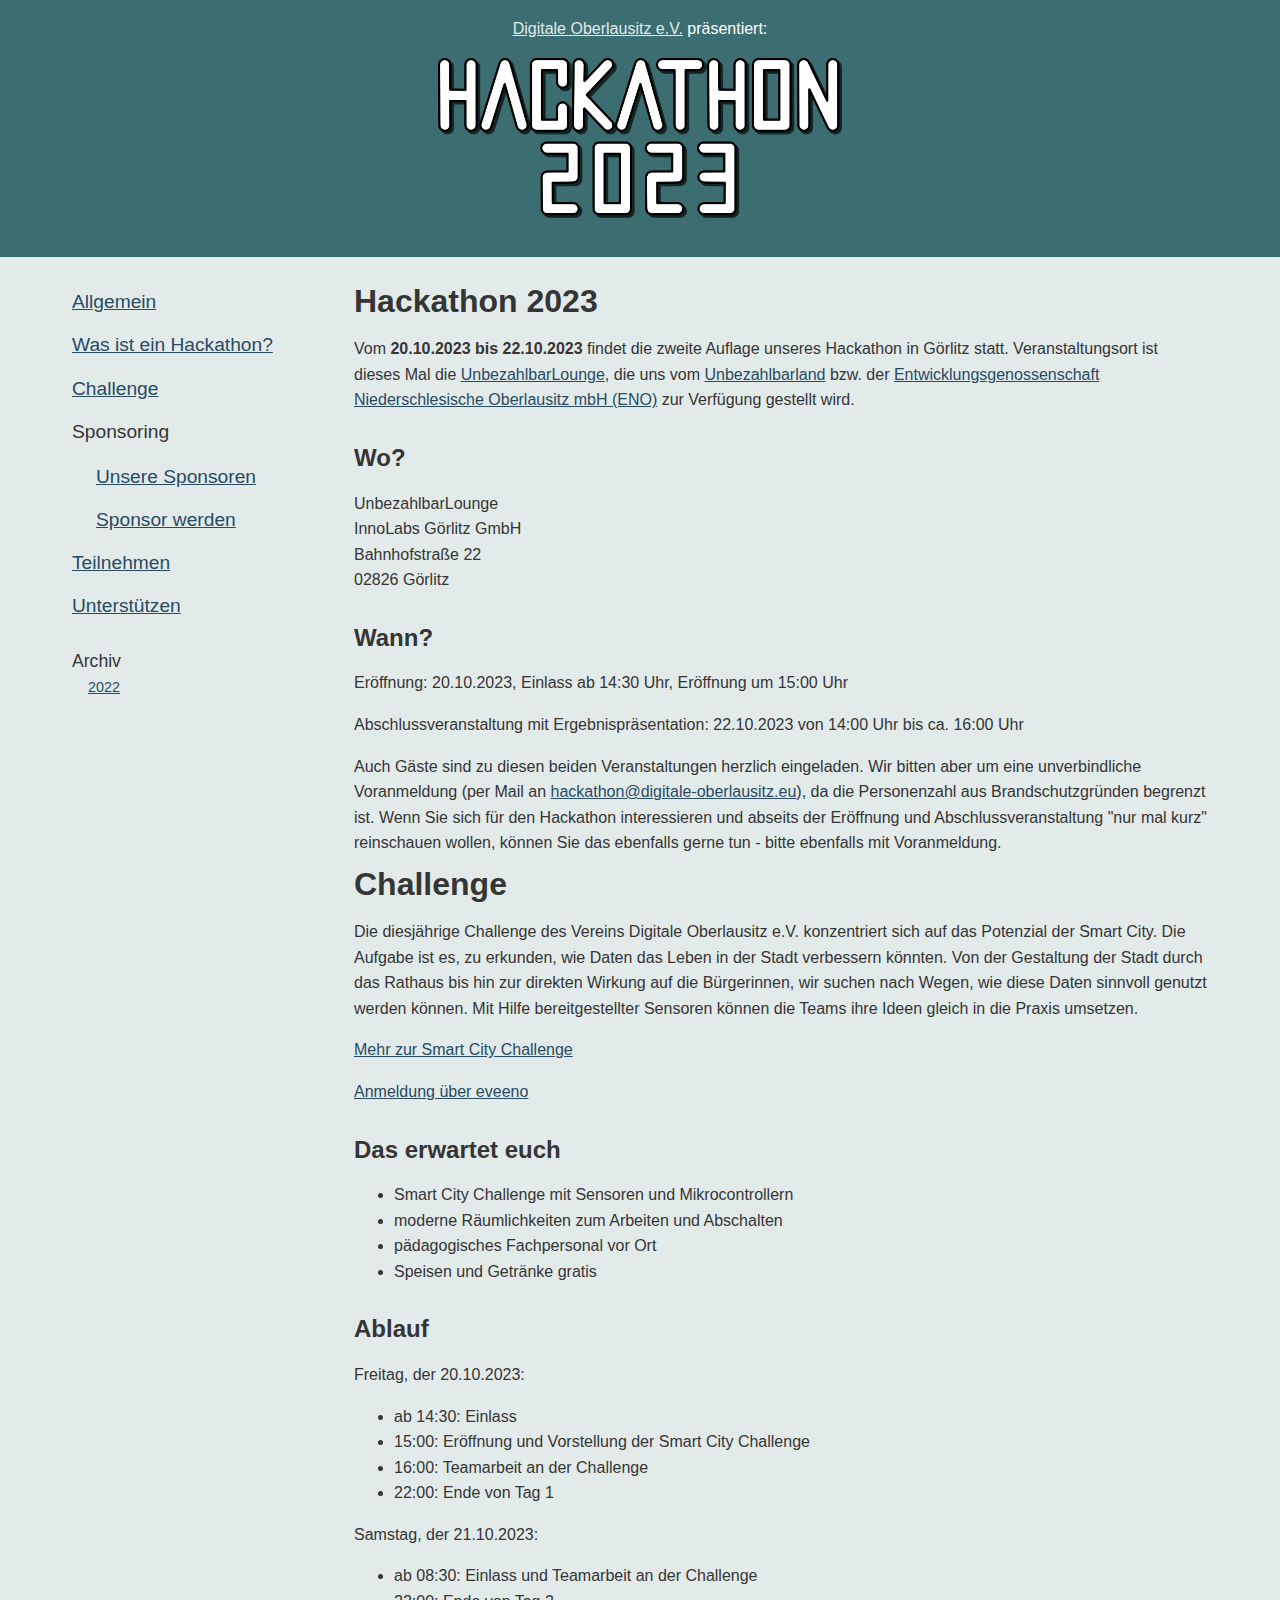
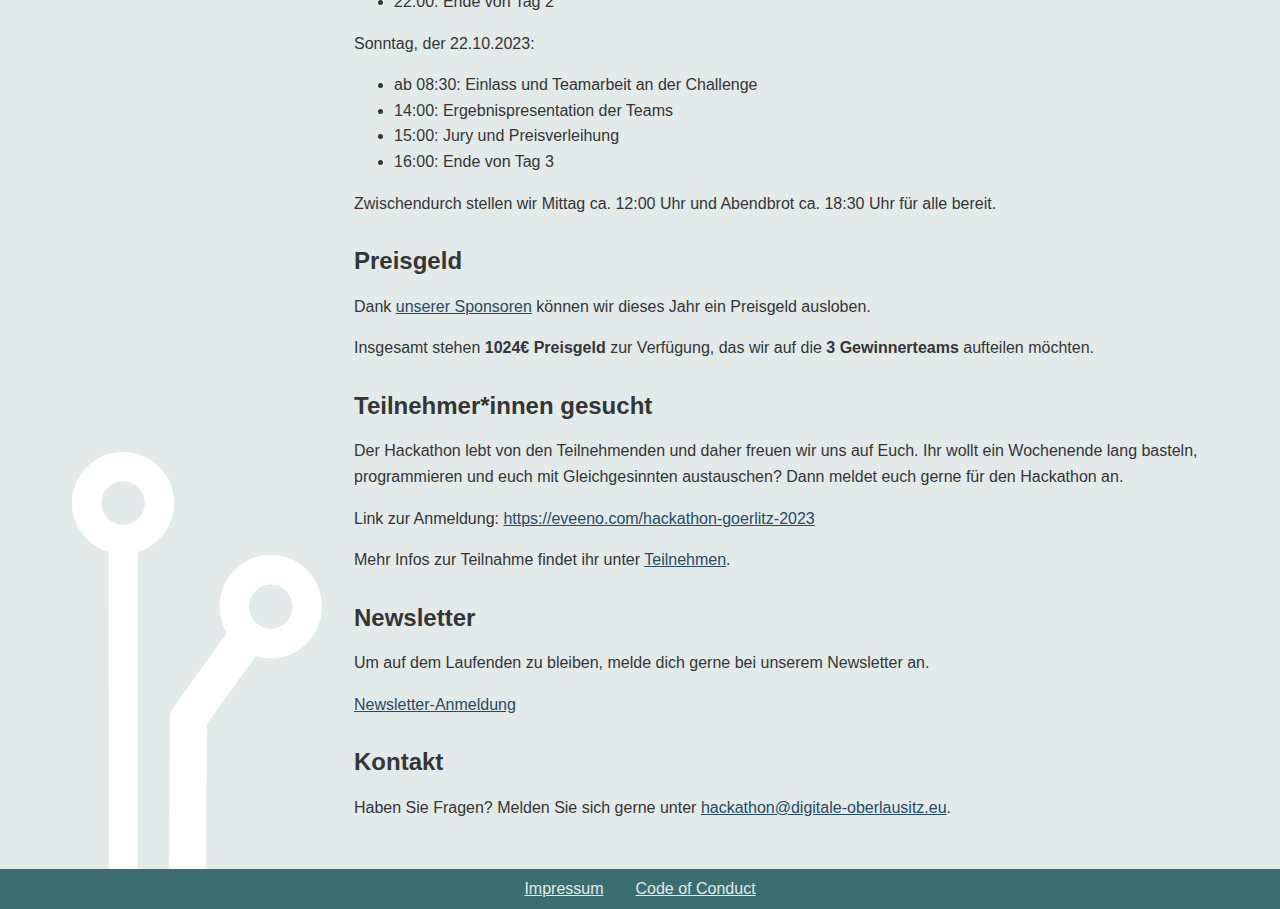
<file: index.html>
<!DOCTYPE html><html><head><meta charSet="utf-8"/><meta http-equiv="x-ua-compatible" content="ie=edge"/><meta name="viewport" content="width=device-width, initial-scale=1, shrink-to-fit=no"/><meta name="generator" content="Gatsby 5.12.4"/><style data-href="/styles.32f4fefcc07d02eb0711.css" data-identity="gatsby-global-css">.navbar{background-image:url(/leiterbahnen.svg);background-position:bottom;background-repeat:no-repeat}.navbar ul{margin:0;padding:0}.navbar li{list-style:none;margin-bottom:.3em}.navbar a{display:block;font-size:1.2em;height:2em}.navbar li>p{font-size:1.2em;margin-top:0}.navbar li>ul>li{margin-left:1.5em}.navbar .archive a{font-size:.9em}.navbar .archive p{font-size:1.1em;margin-bottom:0}.navbar .archive ul{margin-left:1em}@font-face{font-display:swap;font-family:Roboto Mono;font-style:normal;font-weight:100;src:local("Roboto Mono Thin "),local("Roboto Mono-Thin"),url(/static/roboto-mono-latin-100-7f7e9cd596438fea4b02e3c9b21a92b5.woff2) format("woff2"),url(/static/roboto-mono-latin-100-da65dcd09cdc4863ece2402e959bfe70.woff) format("woff")}@font-face{font-display:swap;font-family:Roboto Mono;font-style:italic;font-weight:100;src:local("Roboto Mono Thin italic"),local("Roboto Mono-Thinitalic"),url(/static/roboto-mono-latin-100italic-d97850bb044fb5584361aa00e3c596f6.woff2) format("woff2"),url(/static/roboto-mono-latin-100italic-16b1558858fe1064b5af8cc6c1c4dbf3.woff) format("woff")}@font-face{font-display:swap;font-family:Roboto Mono;font-style:normal;font-weight:200;src:local("Roboto Mono Extra Light "),local("Roboto Mono-Extra Light"),url(/static/roboto-mono-latin-200-969a44e1b6fc26105bd6fc5cc0c9a3bd.woff2) format("woff2"),url(/static/roboto-mono-latin-200-640f8692dc49a19f15412c3d3cf7ff2f.woff) format("woff")}@font-face{font-display:swap;font-family:Roboto Mono;font-style:italic;font-weight:200;src:local("Roboto Mono Extra Light italic"),local("Roboto Mono-Extra Lightitalic"),url(/static/roboto-mono-latin-200italic-9216be4e13fe7dbe70efe51c7872b1f0.woff2) format("woff2"),url(/static/roboto-mono-latin-200italic-ca100b2be6274105bb160594a4c984e4.woff) format("woff")}@font-face{font-display:swap;font-family:Roboto Mono;font-style:normal;font-weight:300;src:local("Roboto Mono Light "),local("Roboto Mono-Light"),url(/static/roboto-mono-latin-300-bfe6eaec56c141a0bd7227262d1e249e.woff2) format("woff2"),url(/static/roboto-mono-latin-300-2900d24e7347deaf65cd76c5294d5bc4.woff) format("woff")}@font-face{font-display:swap;font-family:Roboto Mono;font-style:italic;font-weight:300;src:local("Roboto Mono Light italic"),local("Roboto Mono-Lightitalic"),url(/static/roboto-mono-latin-300italic-cc9e42999888377183f88eb10cf2919d.woff2) format("woff2"),url(/static/roboto-mono-latin-300italic-24a9d3bbf9b715214bf5e83e33574b56.woff) format("woff")}@font-face{font-display:swap;font-family:Roboto Mono;font-style:normal;font-weight:400;src:local("Roboto Mono Regular "),local("Roboto Mono-Regular"),url(/static/roboto-mono-latin-400-535bc89d4af715503b01afd761501e58.woff2) format("woff2"),url(/static/roboto-mono-latin-400-498042b7fe9cd07b4fd11a0965093e55.woff) format("woff")}@font-face{font-display:swap;font-family:Roboto Mono;font-style:italic;font-weight:400;src:local("Roboto Mono Regular italic"),local("Roboto Mono-Regularitalic"),url(/static/roboto-mono-latin-400italic-b39a11f9a6107e57a21f0c399cd3218b.woff2) format("woff2"),url(/static/roboto-mono-latin-400italic-1ce08cfde36c0d81af5b60c1a4ab895e.woff) format("woff")}@font-face{font-display:swap;font-family:Roboto Mono;font-style:normal;font-weight:500;src:local("Roboto Mono Medium "),local("Roboto Mono-Medium"),url(/static/roboto-mono-latin-500-c1f17364fee75703a7eefdc41120adcc.woff2) format("woff2"),url(/static/roboto-mono-latin-500-2ed4651232a34d737777674fb9b2dbf7.woff) format("woff")}@font-face{font-display:swap;font-family:Roboto Mono;font-style:italic;font-weight:500;src:local("Roboto Mono Medium italic"),local("Roboto Mono-Mediumitalic"),url(/static/roboto-mono-latin-500italic-51aa168dd4ba03bd83f0a799c11a705d.woff2) format("woff2"),url(/static/roboto-mono-latin-500italic-79f21d796f266ce0ea70e74a7fc7b11b.woff) format("woff")}@font-face{font-display:swap;font-family:Roboto Mono;font-style:normal;font-weight:600;src:local("Roboto Mono SemiBold "),local("Roboto Mono-SemiBold"),url(/static/roboto-mono-latin-600-ff2c5c919a01e9ddda8532d1a8bbb4c9.woff2) format("woff2"),url(/static/roboto-mono-latin-600-bbbf6951525a78fff340f2c42c3ba853.woff) format("woff")}@font-face{font-display:swap;font-family:Roboto Mono;font-style:italic;font-weight:600;src:local("Roboto Mono SemiBold italic"),local("Roboto Mono-SemiBolditalic"),url(/static/roboto-mono-latin-600italic-53b43867955fbecc811a82030cefe8a4.woff2) format("woff2"),url(/static/roboto-mono-latin-600italic-213eedde97d22010287cf492a821e563.woff) format("woff")}@font-face{font-display:swap;font-family:Roboto Mono;font-style:normal;font-weight:700;src:local("Roboto Mono Bold "),local("Roboto Mono-Bold"),url(/static/roboto-mono-latin-700-c5c3959c04004102ea46462160ada846.woff2) format("woff2"),url(/static/roboto-mono-latin-700-eba647ae67ba7dc20f05d588ba823ded.woff) format("woff")}@font-face{font-display:swap;font-family:Roboto Mono;font-style:italic;font-weight:700;src:local("Roboto Mono Bold italic"),local("Roboto Mono-Bolditalic"),url(/static/roboto-mono-latin-700italic-bc628a95b5026af0df2ce793f7d71106.woff2) format("woff2"),url(/static/roboto-mono-latin-700italic-bf4b4e73015a3066da91b7f394a6ff70.woff) format("woff")}:root{--color-light:#fff;--color-light-medium:#e2eaea;--color-medium:#c4d4d4;--color-highlight-medium:#3c6e71;--color-highlight-dark:#284b63;--color-dark:#353535;--color-bg:var(--color-light);--color-bg-content:var(--color-light-medium);--color-font-dark:var(--color-dark);--color-font-light:#fff;--color-link-dark:var(--color-highlight-dark);--color-link-dark-hover:var(--color-dark);--color-link-light:var(--color-light-medium);--color-link-light-hover:var(--color-medium)}html{overflow-y:scroll}body{-webkit-font-smoothing:antialiased;-moz-osx-font-smoothing:grayscale;background-color:var(--color-bg-content);color:var(--color-font-dark);font-family:-apple-system,BlinkMacSystemFont,Segoe UI,Roboto,Oxygen,Ubuntu,Cantarell,Fira Sans,Droid Sans,Helvetica Neue,sans-serif;height:100vh;line-height:160%;margin:0}a{color:var(--color-link-dark)}a:hover{color:var(--color-link-dark-hover)}code{font-family:source-code-pro,Menlo,Monaco,Consolas,Courier New,monospace}h1{margin-top:0}h2,h3,h4,h5,h6{margin-top:2rem}.App{display:flex;flex-direction:column;height:100vh}.dark{background-color:var(--color-highlight-medium);color:var(--color-font-light)}.dark a{color:var(--color-link-light)}.dark a:hover{color:var(--color-link-light-hover)}.header{padding-bottom:var(--common-space)}.title{text-align:center}.title p a{text-decoration:underline}.title a{text-decoration:none}.title #hackathon-logo{height:10em}.content{background-color:var(--color-bg-content);color:var(--color-font-dark);flex-grow:1;padding:var(--common-space)}.Markdown{display:inline-block;height:100%}#hackathon_headline{height:150px}.navbar{margin-left:var(--common-space);margin-top:var(--common-space)}.footer,.footer-content{align-items:center;display:flex}.footer{flex-direction:column;width:100%}.footer-content>a{margin-left:1rem;margin-right:1rem}@media screen and (max-width:800px){.App{--common-space:0.5em}.header{align-items:center;display:flex;flex-direction:column;padding-bottom:var(--common-space);width:100%}.navbar{background:none!important}.footer-content{height:2em}}@media screen and (min-width:800px){.App{--common-space:2em}.header{align-items:center;display:flex;flex-direction:column;width:100%}.main{display:flex;flex-grow:1;margin-left:auto;margin-right:auto;max-width:1200px;width:min(1200px,100%)}.navbar{min-width:250px}.footer-content{height:2.5em}}.SponsoringContractForm{display:grid;grid-template-columns:16rem 1fr}.SponsoringContractForm div{margin:.5rem}.SponsoringContractForm .label{text-align:right}.SponsoringContractForm input,.SponsoringContractForm select,.SponsoringContractForm textarea{width:100%}.SponsoringContractForm button{padding:.5rem}.SponsoringContractForm .ziszoshyfgonpumkyn{position:absolute;right:10000px}@media screen and (max-width:1200px){.sponsor-details{flex-direction:column}}@media screen and (min-width:1200px){.sponsor-details{flex-direction:row}.sponsor-details .greeting-text{align-items:center;display:flex}.sponsor-details .greeting-text p{line-height:1.1em;margin-left:.5em}}.sponsor-details{display:flex;margin-bottom:4em;margin-left:2em}.sponsor-details .sponsor-title{display:block;min-width:400px}.sponsor-details .greeting-text p{margin-top:0}.sponsor-details a{text-decoration:none}.sponsor-details p{font-size:1.5em;margin-top:.5em}.sponsor-details img{max-height:150px;max-width:400px}.sponsor-overview{margin-top:4em}.sponsor-overview h2{margin-bottom:1.5em}</style><style>.gatsby-image-wrapper{position:relative;overflow:hidden}.gatsby-image-wrapper picture.object-fit-polyfill{position:static!important}.gatsby-image-wrapper img{bottom:0;height:100%;left:0;margin:0;max-width:none;padding:0;position:absolute;right:0;top:0;width:100%;object-fit:cover}.gatsby-image-wrapper [data-main-image]{opacity:0;transform:translateZ(0);transition:opacity .25s linear;will-change:opacity}.gatsby-image-wrapper-constrained{display:inline-block;vertical-align:top}</style><noscript><style>.gatsby-image-wrapper noscript [data-main-image]{opacity:1!important}.gatsby-image-wrapper [data-placeholder-image]{opacity:0!important}</style></noscript><script type="module">const e="undefined"!=typeof HTMLImageElement&&"loading"in HTMLImageElement.prototype;e&&document.body.addEventListener("load",(function(e){const t=e.target;if(void 0===t.dataset.mainImage)return;if(void 0===t.dataset.gatsbyImageSsr)return;let a=null,n=t;for(;null===a&&n;)void 0!==n.parentNode.dataset.gatsbyImageWrapper&&(a=n.parentNode),n=n.parentNode;const o=a.querySelector("[data-placeholder-image]"),r=new Image;r.src=t.currentSrc,r.decode().catch((()=>{})).then((()=>{t.style.opacity=1,o&&(o.style.opacity=0,o.style.transition="opacity 500ms linear")}))}),!0);</script><link rel="sitemap" type="application/xml" href="/sitemap-index.xml"/><link rel="icon" href="/favicon-32x32.png?v=abb364b8c35ab5cf0e21416b8a2cde4a" type="image/png"/><link rel="manifest" href="/manifest.webmanifest" crossorigin="anonymous"/><link rel="apple-touch-icon" sizes="48x48" href="/icons/icon-48x48.png?v=abb364b8c35ab5cf0e21416b8a2cde4a"/><link rel="apple-touch-icon" sizes="72x72" href="/icons/icon-72x72.png?v=abb364b8c35ab5cf0e21416b8a2cde4a"/><link rel="apple-touch-icon" sizes="96x96" href="/icons/icon-96x96.png?v=abb364b8c35ab5cf0e21416b8a2cde4a"/><link rel="apple-touch-icon" sizes="144x144" href="/icons/icon-144x144.png?v=abb364b8c35ab5cf0e21416b8a2cde4a"/><link rel="apple-touch-icon" sizes="192x192" href="/icons/icon-192x192.png?v=abb364b8c35ab5cf0e21416b8a2cde4a"/><link rel="apple-touch-icon" sizes="256x256" href="/icons/icon-256x256.png?v=abb364b8c35ab5cf0e21416b8a2cde4a"/><link rel="apple-touch-icon" sizes="384x384" href="/icons/icon-384x384.png?v=abb364b8c35ab5cf0e21416b8a2cde4a"/><link rel="apple-touch-icon" sizes="512x512" href="/icons/icon-512x512.png?v=abb364b8c35ab5cf0e21416b8a2cde4a"/><title data-gatsby-head="true">Home</title></head><body><div id="___gatsby"><div style="outline:none" tabindex="-1" id="gatsby-focus-wrapper"><div class="App"><div class="header dark"><div class="title"><p><a href="https://www.digitale-oberlausitz.eu">Digitale Oberlausitz e.V.</a> präsentiert:</p><a aria-current="page" class="" href="/"><img id="hackathon-logo" alt="Hackathon 2023 Home" src="/hackathon2023-schriftzug.svg"/></a></div></div><div class="main"><div class="navbar"><ul><li><a aria-current="page" class="" href="/">Allgemein</a></li><li><a href="/what-is-a-hackathon/">Was ist ein Hackathon?</a></li><li><a href="/challenges/">Challenge</a></li><li><p>Sponsoring</p><ul><li><a href="/sponsors/">Unsere Sponsoren</a></li><li><a href="/sponsoring/">Sponsor werden</a></li></ul></li><li><a href="/participate/">Teilnehmen</a></li><li><a href="/support/">Unterstützen</a></li></ul><div class="archive"><p>Archiv</p><ul><li><a href="https://hackathon2022.digitale-oberlausitz.eu">2022</a></li></ul></div></div><main class="content"><div><h1>Hackathon 2023</h1>
<p>Vom <strong>20.10.2023 bis 22.10.2023</strong> findet die zweite Auflage unseres Hackathon in Görlitz statt. Veranstaltungsort ist
dieses Mal die <a href="https://unbezahlbar.land/lounge">UnbezahlbarLounge</a>, die uns vom
<a href="https://unbezahlbar.land/">Unbezahlbarland</a> bzw. der
<a href="https://wirtschaft-goerlitz.de/">Entwicklungsgenossenschaft Niederschlesische Oberlausitz mbH (ENO)</a> zur Verfügung
gestellt wird.</p>
<h2>Wo?</h2>
<p>UnbezahlbarLounge<br>
InnoLabs Görlitz GmbH<br>
Bahnhofstraße 22<br>
02826 Görlitz</p>
<h2>Wann?</h2>
<p>Eröffnung: 20.10.2023, Einlass ab 14:30 Uhr, Eröffnung um 15:00 Uhr</p>
<p>Abschlussveranstaltung mit Ergebnispräsentation: 22.10.2023 von 14:00 Uhr bis ca. 16:00 Uhr</p>
<p>Auch Gäste sind zu diesen beiden Veranstaltungen herzlich eingeladen. Wir bitten aber um eine unverbindliche
Voranmeldung (per Mail an <a href="mailto:hackathon@digitale-oberlausitz.eu">hackathon@digitale-oberlausitz.eu</a>), da die
Personenzahl aus Brandschutzgründen begrenzt ist. Wenn Sie sich für den Hackathon interessieren und abseits der
Eröffnung und Abschlussveranstaltung "nur mal kurz" reinschauen wollen, können Sie das ebenfalls gerne tun - bitte
ebenfalls mit Voranmeldung.</p>
<h1>Challenge</h1>
<p>Die diesjährige Challenge des Vereins Digitale Oberlausitz e.V. konzentriert sich auf das Potenzial der Smart City. Die
Aufgabe ist es, zu erkunden, wie Daten das Leben in der Stadt verbessern könnten. Von der Gestaltung der Stadt durch das
Rathaus bis hin zur direkten Wirkung auf die Bürgerinnen, wir suchen nach Wegen, wie diese Daten sinnvoll genutzt werden
können. Mit Hilfe bereitgestellter Sensoren können die Teams ihre Ideen gleich in die Praxis umsetzen.</p>
<p><a href="/challenges">Mehr zur Smart City Challenge</a></p>
<p><a href="https://eveeno.com/hackathon-goerlitz-2023">Anmeldung über eveeno</a></p>
<h2>Das erwartet euch</h2>
<ul>
<li>Smart City Challenge mit Sensoren und Mikrocontrollern</li>
<li>moderne Räumlichkeiten zum Arbeiten und Abschalten</li>
<li>pädagogisches Fachpersonal vor Ort</li>
<li>Speisen und Getränke gratis</li>
</ul>
<h2>Ablauf</h2>
<p>Freitag, der 20.10.2023:</p>
<ul>
<li>ab 14:30: Einlass</li>
<li>15:00: Eröffnung und Vorstellung der Smart City Challenge</li>
<li>16:00: Teamarbeit an der Challenge</li>
<li>22:00: Ende von Tag 1</li>
</ul>
<p>Samstag, der 21.10.2023:</p>
<ul>
<li>ab 08:30: Einlass und Teamarbeit an der Challenge</li>
<li>22:00: Ende von Tag 2</li>
</ul>
<p>Sonntag, der 22.10.2023:</p>
<ul>
<li>ab 08:30: Einlass und Teamarbeit an der Challenge</li>
<li>14:00: Ergebnispresentation der Teams</li>
<li>15:00: Jury und Preisverleihung</li>
<li>16:00: Ende von Tag 3</li>
</ul>
<p>Zwischendurch stellen wir Mittag ca. 12:00 Uhr und Abendbrot ca. 18:30 Uhr für alle bereit.</p>
<h2>Preisgeld</h2>
<p>Dank <a href="/sponsors">unserer Sponsoren</a> können wir dieses Jahr ein Preisgeld ausloben.</p>
<p>Insgesamt stehen <strong>1024€ Preisgeld</strong> zur Verfügung, das wir auf die <strong>3 Gewinnerteams</strong> aufteilen möchten.</p>
<h2>Teilnehmer*innen gesucht</h2>
<p>Der Hackathon lebt von den Teilnehmenden und daher freuen wir uns auf Euch. Ihr wollt ein Wochenende lang basteln,
programmieren und euch mit Gleichgesinnten austauschen? Dann meldet euch gerne für den Hackathon an.</p>
<p>Link zur Anmeldung: <a href="https://eveeno.com/hackathon-goerlitz-2023">https://eveeno.com/hackathon-goerlitz-2023</a></p>
<p>Mehr Infos zur Teilnahme findet ihr unter <a href="/participate">Teilnehmen</a>.</p>
<h2>Newsletter</h2>
<p>Um auf dem Laufenden zu bleiben, melde dich gerne bei unserem Newsletter an.</p>
<p><a href="https://mailchi.mp/26ea828e4a83/newsletter-hackathon">Newsletter-Anmeldung</a></p>
<h2>Kontakt</h2>
<p>Haben Sie Fragen? Melden Sie sich gerne unter
<a href="mailto:hackathon@digitale-oberlausitz.eu">hackathon@digitale-oberlausitz.eu</a>.</p></div></main></div><div class="footer dark"><div class="footer-content"><a href="/impressum/">Impressum</a><a href="/code-of-conduct/">Code of Conduct</a></div></div></div></div><div id="gatsby-announcer" style="position:absolute;top:0;width:1px;height:1px;padding:0;overflow:hidden;clip:rect(0, 0, 0, 0);white-space:nowrap;border:0" aria-live="assertive" aria-atomic="true"></div></div><script id="gatsby-script-loader">/*<![CDATA[*/window.pagePath="/";/*]]>*/</script><!-- slice-start id="_gatsby-scripts-1" -->
          <script
            id="gatsby-chunk-mapping"
          >
            window.___chunkMapping="{\"app\":[\"/app-ab08988e958911e947ce.js\"],\"component---src-pages-404-tsx\":[\"/component---src-pages-404-tsx-eeb9b9e1030da69687a2.js\"],\"component---src-pages-markdown-remark-frontmatter-slug-tsx\":[\"/component---src-pages-markdown-remark-frontmatter-slug-tsx-869ce36609fd9b91edef.js\"],\"component---src-pages-sponsoring-tsx\":[\"/component---src-pages-sponsoring-tsx-2167eff42ae04c4696bc.js\"],\"component---src-pages-sponsors-tsx\":[\"/component---src-pages-sponsors-tsx-617015650039be671b4e.js\"]}";
          </script>
        <script>window.___webpackCompilationHash="4fb210eb70369accda77";</script><script src="/webpack-runtime-862d49ee075df4760e46.js" async></script><script src="/framework-be363babb05343732aa1.js" async></script><script src="/app-ab08988e958911e947ce.js" async></script><!-- slice-end id="_gatsby-scripts-1" --></body></html>
</file>
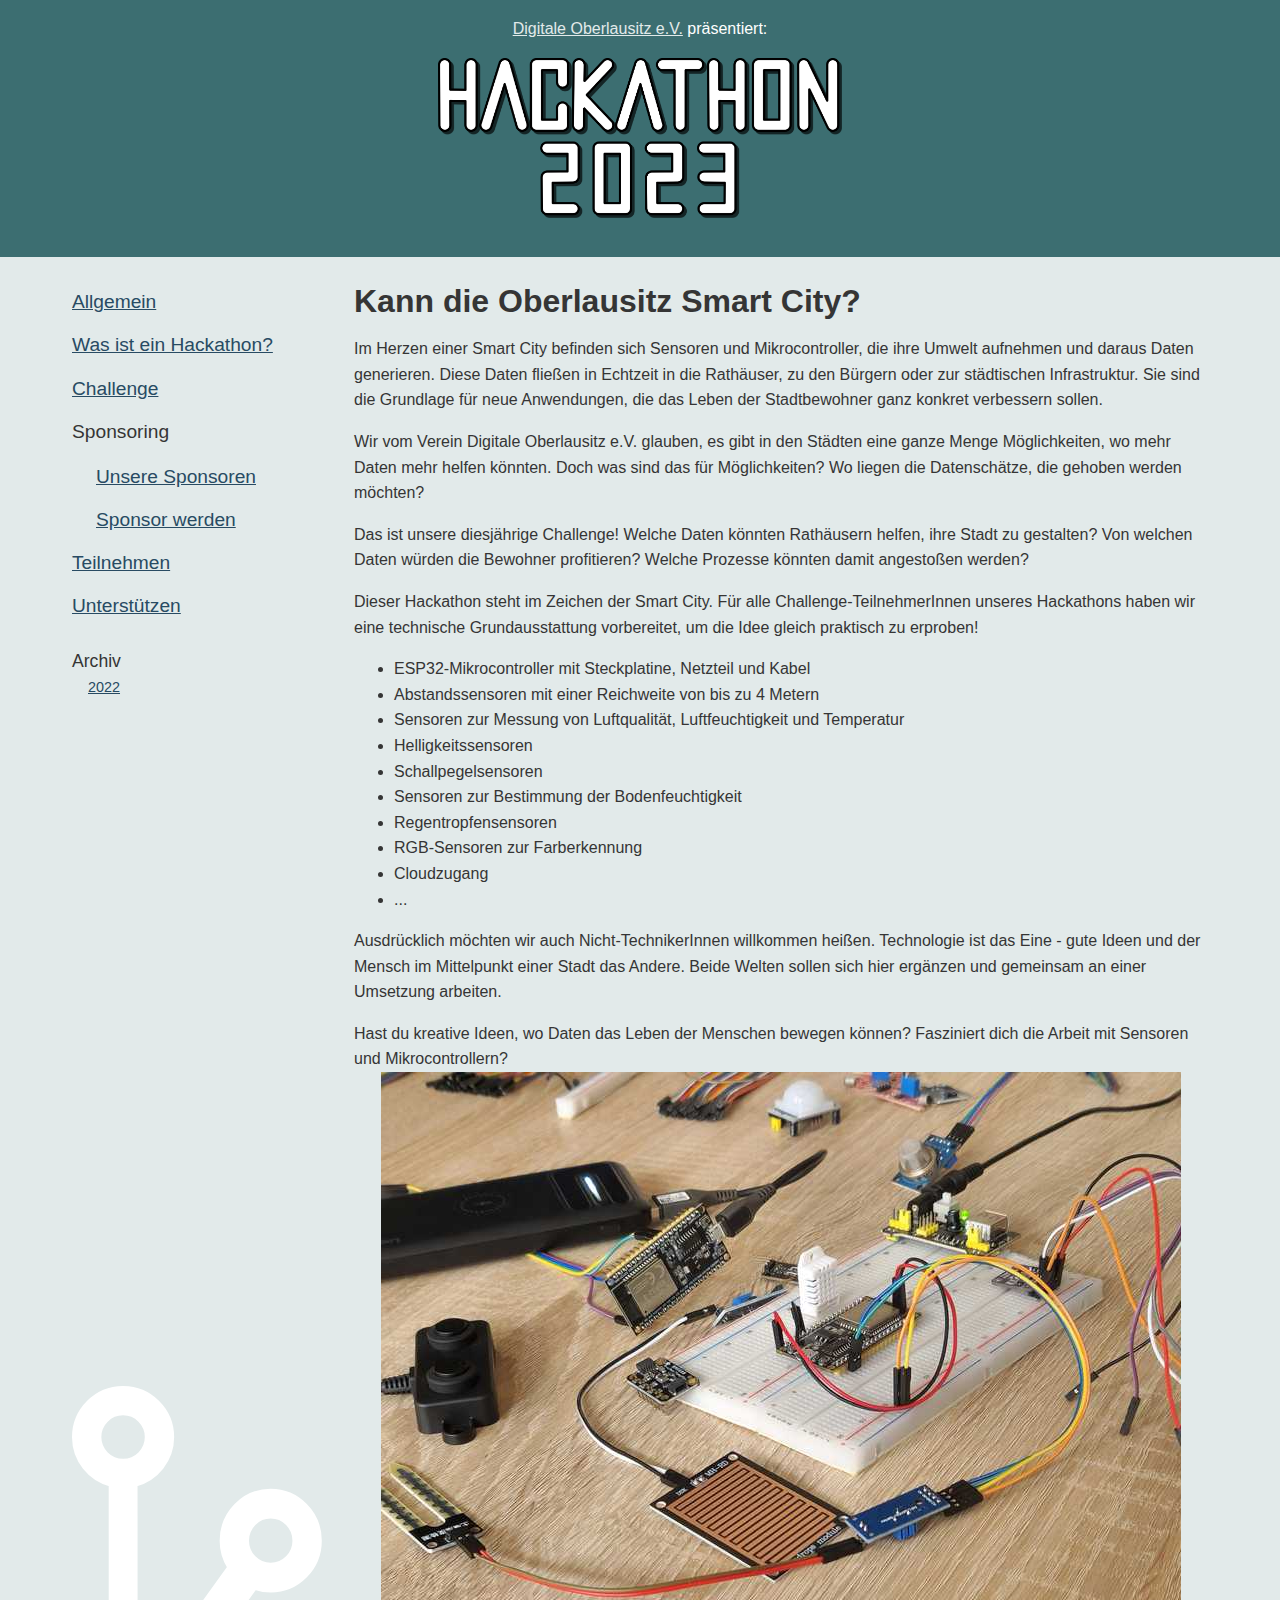
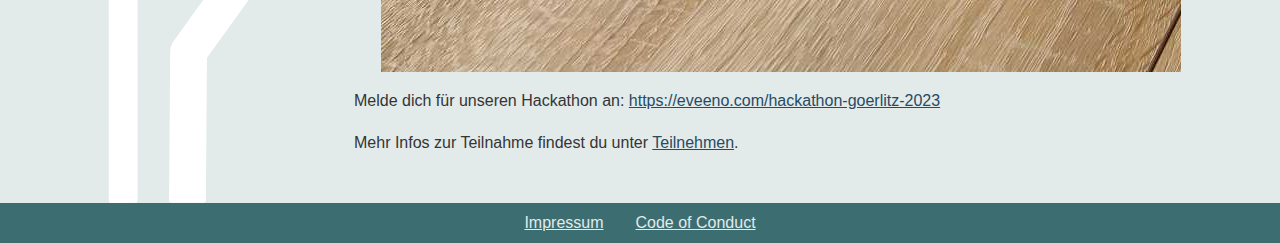
<file: challenges/index.html>
<!DOCTYPE html><html><head><meta charSet="utf-8"/><meta http-equiv="x-ua-compatible" content="ie=edge"/><meta name="viewport" content="width=device-width, initial-scale=1, shrink-to-fit=no"/><meta name="generator" content="Gatsby 5.12.4"/><style data-href="/styles.32f4fefcc07d02eb0711.css" data-identity="gatsby-global-css">.navbar{background-image:url(/leiterbahnen.svg);background-position:bottom;background-repeat:no-repeat}.navbar ul{margin:0;padding:0}.navbar li{list-style:none;margin-bottom:.3em}.navbar a{display:block;font-size:1.2em;height:2em}.navbar li>p{font-size:1.2em;margin-top:0}.navbar li>ul>li{margin-left:1.5em}.navbar .archive a{font-size:.9em}.navbar .archive p{font-size:1.1em;margin-bottom:0}.navbar .archive ul{margin-left:1em}@font-face{font-display:swap;font-family:Roboto Mono;font-style:normal;font-weight:100;src:local("Roboto Mono Thin "),local("Roboto Mono-Thin"),url(/static/roboto-mono-latin-100-7f7e9cd596438fea4b02e3c9b21a92b5.woff2) format("woff2"),url(/static/roboto-mono-latin-100-da65dcd09cdc4863ece2402e959bfe70.woff) format("woff")}@font-face{font-display:swap;font-family:Roboto Mono;font-style:italic;font-weight:100;src:local("Roboto Mono Thin italic"),local("Roboto Mono-Thinitalic"),url(/static/roboto-mono-latin-100italic-d97850bb044fb5584361aa00e3c596f6.woff2) format("woff2"),url(/static/roboto-mono-latin-100italic-16b1558858fe1064b5af8cc6c1c4dbf3.woff) format("woff")}@font-face{font-display:swap;font-family:Roboto Mono;font-style:normal;font-weight:200;src:local("Roboto Mono Extra Light "),local("Roboto Mono-Extra Light"),url(/static/roboto-mono-latin-200-969a44e1b6fc26105bd6fc5cc0c9a3bd.woff2) format("woff2"),url(/static/roboto-mono-latin-200-640f8692dc49a19f15412c3d3cf7ff2f.woff) format("woff")}@font-face{font-display:swap;font-family:Roboto Mono;font-style:italic;font-weight:200;src:local("Roboto Mono Extra Light italic"),local("Roboto Mono-Extra Lightitalic"),url(/static/roboto-mono-latin-200italic-9216be4e13fe7dbe70efe51c7872b1f0.woff2) format("woff2"),url(/static/roboto-mono-latin-200italic-ca100b2be6274105bb160594a4c984e4.woff) format("woff")}@font-face{font-display:swap;font-family:Roboto Mono;font-style:normal;font-weight:300;src:local("Roboto Mono Light "),local("Roboto Mono-Light"),url(/static/roboto-mono-latin-300-bfe6eaec56c141a0bd7227262d1e249e.woff2) format("woff2"),url(/static/roboto-mono-latin-300-2900d24e7347deaf65cd76c5294d5bc4.woff) format("woff")}@font-face{font-display:swap;font-family:Roboto Mono;font-style:italic;font-weight:300;src:local("Roboto Mono Light italic"),local("Roboto Mono-Lightitalic"),url(/static/roboto-mono-latin-300italic-cc9e42999888377183f88eb10cf2919d.woff2) format("woff2"),url(/static/roboto-mono-latin-300italic-24a9d3bbf9b715214bf5e83e33574b56.woff) format("woff")}@font-face{font-display:swap;font-family:Roboto Mono;font-style:normal;font-weight:400;src:local("Roboto Mono Regular "),local("Roboto Mono-Regular"),url(/static/roboto-mono-latin-400-535bc89d4af715503b01afd761501e58.woff2) format("woff2"),url(/static/roboto-mono-latin-400-498042b7fe9cd07b4fd11a0965093e55.woff) format("woff")}@font-face{font-display:swap;font-family:Roboto Mono;font-style:italic;font-weight:400;src:local("Roboto Mono Regular italic"),local("Roboto Mono-Regularitalic"),url(/static/roboto-mono-latin-400italic-b39a11f9a6107e57a21f0c399cd3218b.woff2) format("woff2"),url(/static/roboto-mono-latin-400italic-1ce08cfde36c0d81af5b60c1a4ab895e.woff) format("woff")}@font-face{font-display:swap;font-family:Roboto Mono;font-style:normal;font-weight:500;src:local("Roboto Mono Medium "),local("Roboto Mono-Medium"),url(/static/roboto-mono-latin-500-c1f17364fee75703a7eefdc41120adcc.woff2) format("woff2"),url(/static/roboto-mono-latin-500-2ed4651232a34d737777674fb9b2dbf7.woff) format("woff")}@font-face{font-display:swap;font-family:Roboto Mono;font-style:italic;font-weight:500;src:local("Roboto Mono Medium italic"),local("Roboto Mono-Mediumitalic"),url(/static/roboto-mono-latin-500italic-51aa168dd4ba03bd83f0a799c11a705d.woff2) format("woff2"),url(/static/roboto-mono-latin-500italic-79f21d796f266ce0ea70e74a7fc7b11b.woff) format("woff")}@font-face{font-display:swap;font-family:Roboto Mono;font-style:normal;font-weight:600;src:local("Roboto Mono SemiBold "),local("Roboto Mono-SemiBold"),url(/static/roboto-mono-latin-600-ff2c5c919a01e9ddda8532d1a8bbb4c9.woff2) format("woff2"),url(/static/roboto-mono-latin-600-bbbf6951525a78fff340f2c42c3ba853.woff) format("woff")}@font-face{font-display:swap;font-family:Roboto Mono;font-style:italic;font-weight:600;src:local("Roboto Mono SemiBold italic"),local("Roboto Mono-SemiBolditalic"),url(/static/roboto-mono-latin-600italic-53b43867955fbecc811a82030cefe8a4.woff2) format("woff2"),url(/static/roboto-mono-latin-600italic-213eedde97d22010287cf492a821e563.woff) format("woff")}@font-face{font-display:swap;font-family:Roboto Mono;font-style:normal;font-weight:700;src:local("Roboto Mono Bold "),local("Roboto Mono-Bold"),url(/static/roboto-mono-latin-700-c5c3959c04004102ea46462160ada846.woff2) format("woff2"),url(/static/roboto-mono-latin-700-eba647ae67ba7dc20f05d588ba823ded.woff) format("woff")}@font-face{font-display:swap;font-family:Roboto Mono;font-style:italic;font-weight:700;src:local("Roboto Mono Bold italic"),local("Roboto Mono-Bolditalic"),url(/static/roboto-mono-latin-700italic-bc628a95b5026af0df2ce793f7d71106.woff2) format("woff2"),url(/static/roboto-mono-latin-700italic-bf4b4e73015a3066da91b7f394a6ff70.woff) format("woff")}:root{--color-light:#fff;--color-light-medium:#e2eaea;--color-medium:#c4d4d4;--color-highlight-medium:#3c6e71;--color-highlight-dark:#284b63;--color-dark:#353535;--color-bg:var(--color-light);--color-bg-content:var(--color-light-medium);--color-font-dark:var(--color-dark);--color-font-light:#fff;--color-link-dark:var(--color-highlight-dark);--color-link-dark-hover:var(--color-dark);--color-link-light:var(--color-light-medium);--color-link-light-hover:var(--color-medium)}html{overflow-y:scroll}body{-webkit-font-smoothing:antialiased;-moz-osx-font-smoothing:grayscale;background-color:var(--color-bg-content);color:var(--color-font-dark);font-family:-apple-system,BlinkMacSystemFont,Segoe UI,Roboto,Oxygen,Ubuntu,Cantarell,Fira Sans,Droid Sans,Helvetica Neue,sans-serif;height:100vh;line-height:160%;margin:0}a{color:var(--color-link-dark)}a:hover{color:var(--color-link-dark-hover)}code{font-family:source-code-pro,Menlo,Monaco,Consolas,Courier New,monospace}h1{margin-top:0}h2,h3,h4,h5,h6{margin-top:2rem}.App{display:flex;flex-direction:column;height:100vh}.dark{background-color:var(--color-highlight-medium);color:var(--color-font-light)}.dark a{color:var(--color-link-light)}.dark a:hover{color:var(--color-link-light-hover)}.header{padding-bottom:var(--common-space)}.title{text-align:center}.title p a{text-decoration:underline}.title a{text-decoration:none}.title #hackathon-logo{height:10em}.content{background-color:var(--color-bg-content);color:var(--color-font-dark);flex-grow:1;padding:var(--common-space)}.Markdown{display:inline-block;height:100%}#hackathon_headline{height:150px}.navbar{margin-left:var(--common-space);margin-top:var(--common-space)}.footer,.footer-content{align-items:center;display:flex}.footer{flex-direction:column;width:100%}.footer-content>a{margin-left:1rem;margin-right:1rem}@media screen and (max-width:800px){.App{--common-space:0.5em}.header{align-items:center;display:flex;flex-direction:column;padding-bottom:var(--common-space);width:100%}.navbar{background:none!important}.footer-content{height:2em}}@media screen and (min-width:800px){.App{--common-space:2em}.header{align-items:center;display:flex;flex-direction:column;width:100%}.main{display:flex;flex-grow:1;margin-left:auto;margin-right:auto;max-width:1200px;width:min(1200px,100%)}.navbar{min-width:250px}.footer-content{height:2.5em}}.SponsoringContractForm{display:grid;grid-template-columns:16rem 1fr}.SponsoringContractForm div{margin:.5rem}.SponsoringContractForm .label{text-align:right}.SponsoringContractForm input,.SponsoringContractForm select,.SponsoringContractForm textarea{width:100%}.SponsoringContractForm button{padding:.5rem}.SponsoringContractForm .ziszoshyfgonpumkyn{position:absolute;right:10000px}@media screen and (max-width:1200px){.sponsor-details{flex-direction:column}}@media screen and (min-width:1200px){.sponsor-details{flex-direction:row}.sponsor-details .greeting-text{align-items:center;display:flex}.sponsor-details .greeting-text p{line-height:1.1em;margin-left:.5em}}.sponsor-details{display:flex;margin-bottom:4em;margin-left:2em}.sponsor-details .sponsor-title{display:block;min-width:400px}.sponsor-details .greeting-text p{margin-top:0}.sponsor-details a{text-decoration:none}.sponsor-details p{font-size:1.5em;margin-top:.5em}.sponsor-details img{max-height:150px;max-width:400px}.sponsor-overview{margin-top:4em}.sponsor-overview h2{margin-bottom:1.5em}</style><style>.gatsby-image-wrapper{position:relative;overflow:hidden}.gatsby-image-wrapper picture.object-fit-polyfill{position:static!important}.gatsby-image-wrapper img{bottom:0;height:100%;left:0;margin:0;max-width:none;padding:0;position:absolute;right:0;top:0;width:100%;object-fit:cover}.gatsby-image-wrapper [data-main-image]{opacity:0;transform:translateZ(0);transition:opacity .25s linear;will-change:opacity}.gatsby-image-wrapper-constrained{display:inline-block;vertical-align:top}</style><noscript><style>.gatsby-image-wrapper noscript [data-main-image]{opacity:1!important}.gatsby-image-wrapper [data-placeholder-image]{opacity:0!important}</style></noscript><script type="module">const e="undefined"!=typeof HTMLImageElement&&"loading"in HTMLImageElement.prototype;e&&document.body.addEventListener("load",(function(e){const t=e.target;if(void 0===t.dataset.mainImage)return;if(void 0===t.dataset.gatsbyImageSsr)return;let a=null,n=t;for(;null===a&&n;)void 0!==n.parentNode.dataset.gatsbyImageWrapper&&(a=n.parentNode),n=n.parentNode;const o=a.querySelector("[data-placeholder-image]"),r=new Image;r.src=t.currentSrc,r.decode().catch((()=>{})).then((()=>{t.style.opacity=1,o&&(o.style.opacity=0,o.style.transition="opacity 500ms linear")}))}),!0);</script><link rel="sitemap" type="application/xml" href="/sitemap-index.xml"/><link rel="icon" href="/favicon-32x32.png?v=abb364b8c35ab5cf0e21416b8a2cde4a" type="image/png"/><link rel="manifest" href="/manifest.webmanifest" crossorigin="anonymous"/><link rel="apple-touch-icon" sizes="48x48" href="/icons/icon-48x48.png?v=abb364b8c35ab5cf0e21416b8a2cde4a"/><link rel="apple-touch-icon" sizes="72x72" href="/icons/icon-72x72.png?v=abb364b8c35ab5cf0e21416b8a2cde4a"/><link rel="apple-touch-icon" sizes="96x96" href="/icons/icon-96x96.png?v=abb364b8c35ab5cf0e21416b8a2cde4a"/><link rel="apple-touch-icon" sizes="144x144" href="/icons/icon-144x144.png?v=abb364b8c35ab5cf0e21416b8a2cde4a"/><link rel="apple-touch-icon" sizes="192x192" href="/icons/icon-192x192.png?v=abb364b8c35ab5cf0e21416b8a2cde4a"/><link rel="apple-touch-icon" sizes="256x256" href="/icons/icon-256x256.png?v=abb364b8c35ab5cf0e21416b8a2cde4a"/><link rel="apple-touch-icon" sizes="384x384" href="/icons/icon-384x384.png?v=abb364b8c35ab5cf0e21416b8a2cde4a"/><link rel="apple-touch-icon" sizes="512x512" href="/icons/icon-512x512.png?v=abb364b8c35ab5cf0e21416b8a2cde4a"/><title data-gatsby-head="true">Challenges</title></head><body><div id="___gatsby"><div style="outline:none" tabindex="-1" id="gatsby-focus-wrapper"><div class="App"><div class="header dark"><div class="title"><p><a href="https://www.digitale-oberlausitz.eu">Digitale Oberlausitz e.V.</a> präsentiert:</p><a href="/"><img id="hackathon-logo" alt="Hackathon 2023 Home" src="/hackathon2023-schriftzug.svg"/></a></div></div><div class="main"><div class="navbar"><ul><li><a href="/">Allgemein</a></li><li><a href="/what-is-a-hackathon/">Was ist ein Hackathon?</a></li><li><a aria-current="page" class="" href="/challenges/">Challenge</a></li><li><p>Sponsoring</p><ul><li><a href="/sponsors/">Unsere Sponsoren</a></li><li><a href="/sponsoring/">Sponsor werden</a></li></ul></li><li><a href="/participate/">Teilnehmen</a></li><li><a href="/support/">Unterstützen</a></li></ul><div class="archive"><p>Archiv</p><ul><li><a href="https://hackathon2022.digitale-oberlausitz.eu">2022</a></li></ul></div></div><main class="content"><div><h1>Kann die Oberlausitz Smart City?</h1>
<p>Im Herzen einer Smart City befinden sich Sensoren und Mikrocontroller, die ihre Umwelt aufnehmen und daraus Daten generieren. Diese Daten fließen in Echtzeit in die Rathäuser, zu den Bürgern oder zur städtischen Infrastruktur. Sie sind die Grundlage für neue Anwendungen, die das Leben der Stadtbewohner ganz konkret verbessern sollen.</p>
<p>Wir vom Verein Digitale Oberlausitz e.V. glauben, es gibt in den Städten eine ganze Menge Möglichkeiten, wo mehr Daten mehr helfen könnten. Doch was sind das für Möglichkeiten? Wo liegen die Datenschätze, die gehoben werden möchten?</p>
<p>Das ist unsere diesjährige Challenge! Welche Daten könnten Rathäusern helfen, ihre Stadt zu gestalten? Von welchen Daten würden die Bewohner profitieren? Welche Prozesse könnten damit angestoßen werden?</p>
<p>Dieser Hackathon steht im Zeichen der Smart City. Für alle Challenge-TeilnehmerInnen unseres Hackathons haben wir eine technische Grundausstattung vorbereitet, um die Idee gleich praktisch zu erproben!</p>
<ul>
<li>ESP32-Mikrocontroller mit Steckplatine, Netzteil und Kabel</li>
<li>Abstandssensoren mit einer Reichweite von bis zu 4 Metern</li>
<li>Sensoren zur Messung von Luftqualität, Luftfeuchtigkeit und Temperatur</li>
<li>Helligkeitssensoren</li>
<li>Schallpegelsensoren</li>
<li>Sensoren zur Bestimmung der Bodenfeuchtigkeit</li>
<li>Regentropfensensoren</li>
<li>RGB-Sensoren zur Farberkennung</li>
<li>Cloudzugang</li>
<li>...</li>
</ul>
<p>Ausdrücklich möchten wir auch Nicht-TechnikerInnen willkommen heißen. Technologie ist das Eine - gute Ideen und der Mensch im Mittelpunkt einer Stadt das Andere. Beide Welten sollen sich hier ergänzen und gemeinsam an einer Umsetzung arbeiten.</p>
<p>Hast du kreative Ideen, wo Daten das Leben der Menschen bewegen können? Fasziniert dich die Arbeit mit Sensoren und Mikrocontrollern?
<span
      class="gatsby-resp-image-wrapper"
      style="position: relative; display: block; margin-left: auto; margin-right: auto; max-width: 800px; "
    >
      <a
    class="gatsby-resp-image-link"
    href="/static/fefde0d3594344525da28accf4f8ce1c/58895/espworkinprogres.jpg"
    style="display: block"
    target="_blank"
    rel="noopener"
  >
    <span
    class="gatsby-resp-image-background-image"
    style="padding-bottom: 75%; position: relative; bottom: 0; left: 0; background-image: url('[data-uri]'); background-size: cover; display: block;"
  ></span>
  <img
        class="gatsby-resp-image-image"
        alt="Ein ESP Mikrocontroller mit einigen Sensoren"
        title=""
        src="/static/fefde0d3594344525da28accf4f8ce1c/4b190/espworkinprogres.jpg"
        srcset="/static/fefde0d3594344525da28accf4f8ce1c/e07e9/espworkinprogres.jpg 200w,
/static/fefde0d3594344525da28accf4f8ce1c/066f9/espworkinprogres.jpg 400w,
/static/fefde0d3594344525da28accf4f8ce1c/4b190/espworkinprogres.jpg 800w,
/static/fefde0d3594344525da28accf4f8ce1c/e5166/espworkinprogres.jpg 1200w,
/static/fefde0d3594344525da28accf4f8ce1c/b17f8/espworkinprogres.jpg 1600w,
/static/fefde0d3594344525da28accf4f8ce1c/58895/espworkinprogres.jpg 2448w"
        sizes="(max-width: 800px) 100vw, 800px"
        style="width:100%;height:100%;margin:0;vertical-align:middle;position:absolute;top:0;left:0;"
        loading="lazy"
        decoding="async"
      />
  </a>
    </span></p>
<p>Melde dich für unseren Hackathon an: <a href="https://eveeno.com/hackathon-goerlitz-2023">https://eveeno.com/hackathon-goerlitz-2023</a></p>
<p>Mehr Infos zur Teilnahme findest du unter <a href="/participate">Teilnehmen</a>.</p></div></main></div><div class="footer dark"><div class="footer-content"><a href="/impressum/">Impressum</a><a href="/code-of-conduct/">Code of Conduct</a></div></div></div></div><div id="gatsby-announcer" style="position:absolute;top:0;width:1px;height:1px;padding:0;overflow:hidden;clip:rect(0, 0, 0, 0);white-space:nowrap;border:0" aria-live="assertive" aria-atomic="true"></div></div><script id="gatsby-script-loader">/*<![CDATA[*/window.pagePath="/challenges/";/*]]>*/</script><!-- slice-start id="_gatsby-scripts-1" -->
          <script
            id="gatsby-chunk-mapping"
          >
            window.___chunkMapping="{\"app\":[\"/app-ab08988e958911e947ce.js\"],\"component---src-pages-404-tsx\":[\"/component---src-pages-404-tsx-eeb9b9e1030da69687a2.js\"],\"component---src-pages-markdown-remark-frontmatter-slug-tsx\":[\"/component---src-pages-markdown-remark-frontmatter-slug-tsx-869ce36609fd9b91edef.js\"],\"component---src-pages-sponsoring-tsx\":[\"/component---src-pages-sponsoring-tsx-2167eff42ae04c4696bc.js\"],\"component---src-pages-sponsors-tsx\":[\"/component---src-pages-sponsors-tsx-617015650039be671b4e.js\"]}";
          </script>
        <script>window.___webpackCompilationHash="4fb210eb70369accda77";</script><script src="/webpack-runtime-862d49ee075df4760e46.js" async></script><script src="/framework-be363babb05343732aa1.js" async></script><script src="/app-ab08988e958911e947ce.js" async></script><!-- slice-end id="_gatsby-scripts-1" --></body></html>
</file>
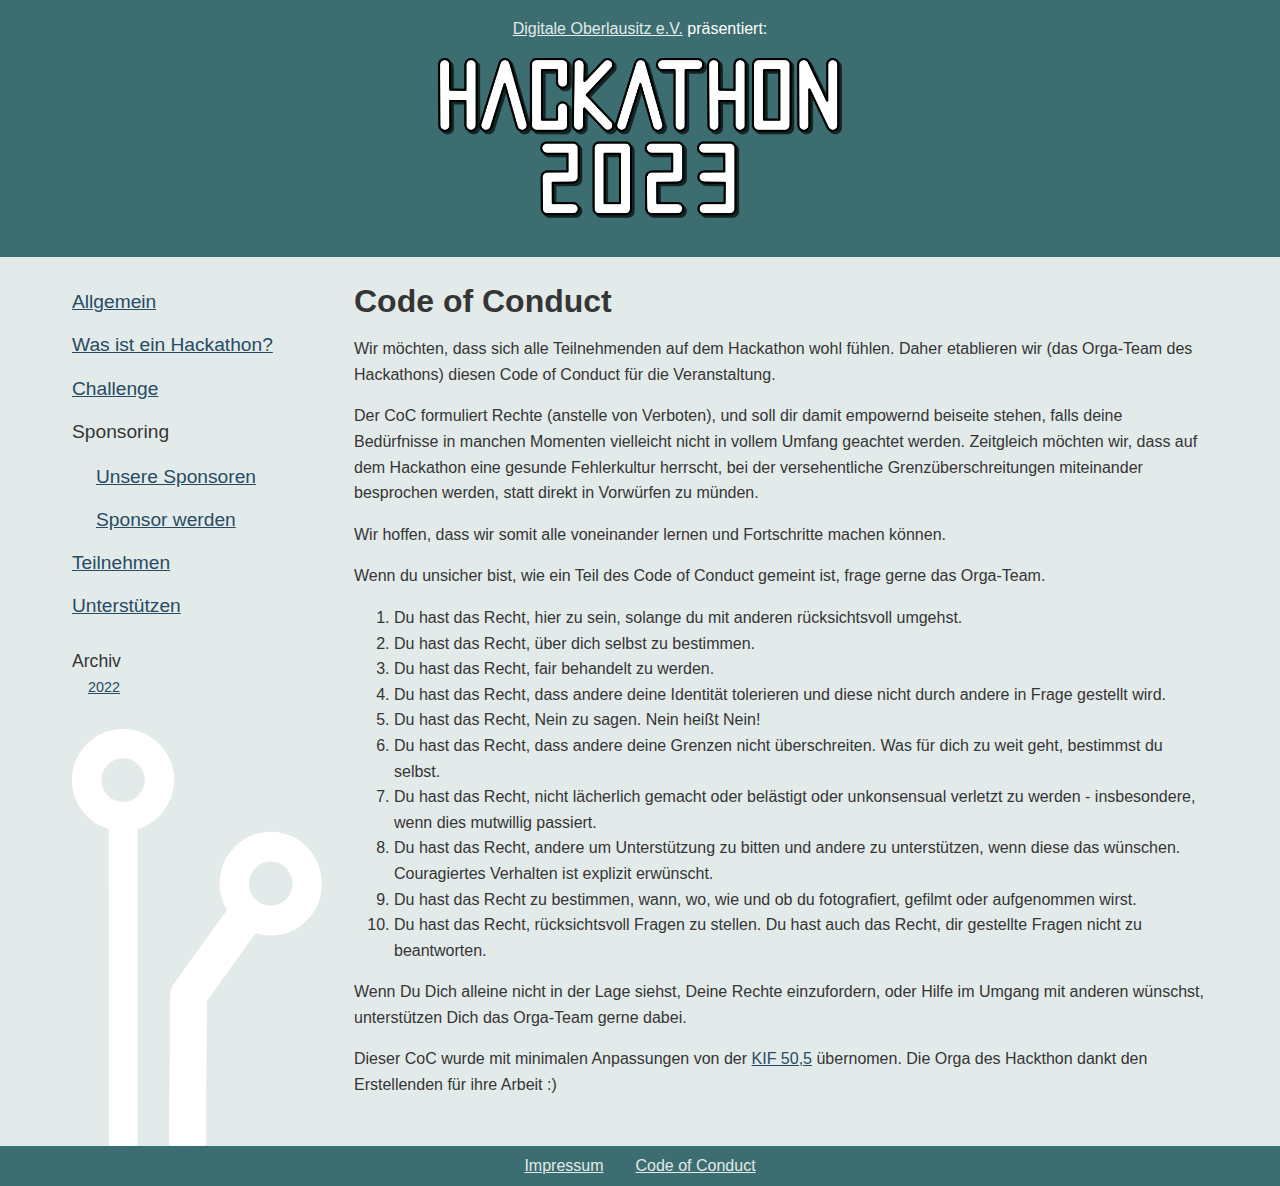
<file: code-of-conduct/index.html>
<!DOCTYPE html><html><head><meta charSet="utf-8"/><meta http-equiv="x-ua-compatible" content="ie=edge"/><meta name="viewport" content="width=device-width, initial-scale=1, shrink-to-fit=no"/><meta name="generator" content="Gatsby 5.12.4"/><style data-href="/styles.32f4fefcc07d02eb0711.css" data-identity="gatsby-global-css">.navbar{background-image:url(/leiterbahnen.svg);background-position:bottom;background-repeat:no-repeat}.navbar ul{margin:0;padding:0}.navbar li{list-style:none;margin-bottom:.3em}.navbar a{display:block;font-size:1.2em;height:2em}.navbar li>p{font-size:1.2em;margin-top:0}.navbar li>ul>li{margin-left:1.5em}.navbar .archive a{font-size:.9em}.navbar .archive p{font-size:1.1em;margin-bottom:0}.navbar .archive ul{margin-left:1em}@font-face{font-display:swap;font-family:Roboto Mono;font-style:normal;font-weight:100;src:local("Roboto Mono Thin "),local("Roboto Mono-Thin"),url(/static/roboto-mono-latin-100-7f7e9cd596438fea4b02e3c9b21a92b5.woff2) format("woff2"),url(/static/roboto-mono-latin-100-da65dcd09cdc4863ece2402e959bfe70.woff) format("woff")}@font-face{font-display:swap;font-family:Roboto Mono;font-style:italic;font-weight:100;src:local("Roboto Mono Thin italic"),local("Roboto Mono-Thinitalic"),url(/static/roboto-mono-latin-100italic-d97850bb044fb5584361aa00e3c596f6.woff2) format("woff2"),url(/static/roboto-mono-latin-100italic-16b1558858fe1064b5af8cc6c1c4dbf3.woff) format("woff")}@font-face{font-display:swap;font-family:Roboto Mono;font-style:normal;font-weight:200;src:local("Roboto Mono Extra Light "),local("Roboto Mono-Extra Light"),url(/static/roboto-mono-latin-200-969a44e1b6fc26105bd6fc5cc0c9a3bd.woff2) format("woff2"),url(/static/roboto-mono-latin-200-640f8692dc49a19f15412c3d3cf7ff2f.woff) format("woff")}@font-face{font-display:swap;font-family:Roboto Mono;font-style:italic;font-weight:200;src:local("Roboto Mono Extra Light italic"),local("Roboto Mono-Extra Lightitalic"),url(/static/roboto-mono-latin-200italic-9216be4e13fe7dbe70efe51c7872b1f0.woff2) format("woff2"),url(/static/roboto-mono-latin-200italic-ca100b2be6274105bb160594a4c984e4.woff) format("woff")}@font-face{font-display:swap;font-family:Roboto Mono;font-style:normal;font-weight:300;src:local("Roboto Mono Light "),local("Roboto Mono-Light"),url(/static/roboto-mono-latin-300-bfe6eaec56c141a0bd7227262d1e249e.woff2) format("woff2"),url(/static/roboto-mono-latin-300-2900d24e7347deaf65cd76c5294d5bc4.woff) format("woff")}@font-face{font-display:swap;font-family:Roboto Mono;font-style:italic;font-weight:300;src:local("Roboto Mono Light italic"),local("Roboto Mono-Lightitalic"),url(/static/roboto-mono-latin-300italic-cc9e42999888377183f88eb10cf2919d.woff2) format("woff2"),url(/static/roboto-mono-latin-300italic-24a9d3bbf9b715214bf5e83e33574b56.woff) format("woff")}@font-face{font-display:swap;font-family:Roboto Mono;font-style:normal;font-weight:400;src:local("Roboto Mono Regular "),local("Roboto Mono-Regular"),url(/static/roboto-mono-latin-400-535bc89d4af715503b01afd761501e58.woff2) format("woff2"),url(/static/roboto-mono-latin-400-498042b7fe9cd07b4fd11a0965093e55.woff) format("woff")}@font-face{font-display:swap;font-family:Roboto Mono;font-style:italic;font-weight:400;src:local("Roboto Mono Regular italic"),local("Roboto Mono-Regularitalic"),url(/static/roboto-mono-latin-400italic-b39a11f9a6107e57a21f0c399cd3218b.woff2) format("woff2"),url(/static/roboto-mono-latin-400italic-1ce08cfde36c0d81af5b60c1a4ab895e.woff) format("woff")}@font-face{font-display:swap;font-family:Roboto Mono;font-style:normal;font-weight:500;src:local("Roboto Mono Medium "),local("Roboto Mono-Medium"),url(/static/roboto-mono-latin-500-c1f17364fee75703a7eefdc41120adcc.woff2) format("woff2"),url(/static/roboto-mono-latin-500-2ed4651232a34d737777674fb9b2dbf7.woff) format("woff")}@font-face{font-display:swap;font-family:Roboto Mono;font-style:italic;font-weight:500;src:local("Roboto Mono Medium italic"),local("Roboto Mono-Mediumitalic"),url(/static/roboto-mono-latin-500italic-51aa168dd4ba03bd83f0a799c11a705d.woff2) format("woff2"),url(/static/roboto-mono-latin-500italic-79f21d796f266ce0ea70e74a7fc7b11b.woff) format("woff")}@font-face{font-display:swap;font-family:Roboto Mono;font-style:normal;font-weight:600;src:local("Roboto Mono SemiBold "),local("Roboto Mono-SemiBold"),url(/static/roboto-mono-latin-600-ff2c5c919a01e9ddda8532d1a8bbb4c9.woff2) format("woff2"),url(/static/roboto-mono-latin-600-bbbf6951525a78fff340f2c42c3ba853.woff) format("woff")}@font-face{font-display:swap;font-family:Roboto Mono;font-style:italic;font-weight:600;src:local("Roboto Mono SemiBold italic"),local("Roboto Mono-SemiBolditalic"),url(/static/roboto-mono-latin-600italic-53b43867955fbecc811a82030cefe8a4.woff2) format("woff2"),url(/static/roboto-mono-latin-600italic-213eedde97d22010287cf492a821e563.woff) format("woff")}@font-face{font-display:swap;font-family:Roboto Mono;font-style:normal;font-weight:700;src:local("Roboto Mono Bold "),local("Roboto Mono-Bold"),url(/static/roboto-mono-latin-700-c5c3959c04004102ea46462160ada846.woff2) format("woff2"),url(/static/roboto-mono-latin-700-eba647ae67ba7dc20f05d588ba823ded.woff) format("woff")}@font-face{font-display:swap;font-family:Roboto Mono;font-style:italic;font-weight:700;src:local("Roboto Mono Bold italic"),local("Roboto Mono-Bolditalic"),url(/static/roboto-mono-latin-700italic-bc628a95b5026af0df2ce793f7d71106.woff2) format("woff2"),url(/static/roboto-mono-latin-700italic-bf4b4e73015a3066da91b7f394a6ff70.woff) format("woff")}:root{--color-light:#fff;--color-light-medium:#e2eaea;--color-medium:#c4d4d4;--color-highlight-medium:#3c6e71;--color-highlight-dark:#284b63;--color-dark:#353535;--color-bg:var(--color-light);--color-bg-content:var(--color-light-medium);--color-font-dark:var(--color-dark);--color-font-light:#fff;--color-link-dark:var(--color-highlight-dark);--color-link-dark-hover:var(--color-dark);--color-link-light:var(--color-light-medium);--color-link-light-hover:var(--color-medium)}html{overflow-y:scroll}body{-webkit-font-smoothing:antialiased;-moz-osx-font-smoothing:grayscale;background-color:var(--color-bg-content);color:var(--color-font-dark);font-family:-apple-system,BlinkMacSystemFont,Segoe UI,Roboto,Oxygen,Ubuntu,Cantarell,Fira Sans,Droid Sans,Helvetica Neue,sans-serif;height:100vh;line-height:160%;margin:0}a{color:var(--color-link-dark)}a:hover{color:var(--color-link-dark-hover)}code{font-family:source-code-pro,Menlo,Monaco,Consolas,Courier New,monospace}h1{margin-top:0}h2,h3,h4,h5,h6{margin-top:2rem}.App{display:flex;flex-direction:column;height:100vh}.dark{background-color:var(--color-highlight-medium);color:var(--color-font-light)}.dark a{color:var(--color-link-light)}.dark a:hover{color:var(--color-link-light-hover)}.header{padding-bottom:var(--common-space)}.title{text-align:center}.title p a{text-decoration:underline}.title a{text-decoration:none}.title #hackathon-logo{height:10em}.content{background-color:var(--color-bg-content);color:var(--color-font-dark);flex-grow:1;padding:var(--common-space)}.Markdown{display:inline-block;height:100%}#hackathon_headline{height:150px}.navbar{margin-left:var(--common-space);margin-top:var(--common-space)}.footer,.footer-content{align-items:center;display:flex}.footer{flex-direction:column;width:100%}.footer-content>a{margin-left:1rem;margin-right:1rem}@media screen and (max-width:800px){.App{--common-space:0.5em}.header{align-items:center;display:flex;flex-direction:column;padding-bottom:var(--common-space);width:100%}.navbar{background:none!important}.footer-content{height:2em}}@media screen and (min-width:800px){.App{--common-space:2em}.header{align-items:center;display:flex;flex-direction:column;width:100%}.main{display:flex;flex-grow:1;margin-left:auto;margin-right:auto;max-width:1200px;width:min(1200px,100%)}.navbar{min-width:250px}.footer-content{height:2.5em}}.SponsoringContractForm{display:grid;grid-template-columns:16rem 1fr}.SponsoringContractForm div{margin:.5rem}.SponsoringContractForm .label{text-align:right}.SponsoringContractForm input,.SponsoringContractForm select,.SponsoringContractForm textarea{width:100%}.SponsoringContractForm button{padding:.5rem}.SponsoringContractForm .ziszoshyfgonpumkyn{position:absolute;right:10000px}@media screen and (max-width:1200px){.sponsor-details{flex-direction:column}}@media screen and (min-width:1200px){.sponsor-details{flex-direction:row}.sponsor-details .greeting-text{align-items:center;display:flex}.sponsor-details .greeting-text p{line-height:1.1em;margin-left:.5em}}.sponsor-details{display:flex;margin-bottom:4em;margin-left:2em}.sponsor-details .sponsor-title{display:block;min-width:400px}.sponsor-details .greeting-text p{margin-top:0}.sponsor-details a{text-decoration:none}.sponsor-details p{font-size:1.5em;margin-top:.5em}.sponsor-details img{max-height:150px;max-width:400px}.sponsor-overview{margin-top:4em}.sponsor-overview h2{margin-bottom:1.5em}</style><style>.gatsby-image-wrapper{position:relative;overflow:hidden}.gatsby-image-wrapper picture.object-fit-polyfill{position:static!important}.gatsby-image-wrapper img{bottom:0;height:100%;left:0;margin:0;max-width:none;padding:0;position:absolute;right:0;top:0;width:100%;object-fit:cover}.gatsby-image-wrapper [data-main-image]{opacity:0;transform:translateZ(0);transition:opacity .25s linear;will-change:opacity}.gatsby-image-wrapper-constrained{display:inline-block;vertical-align:top}</style><noscript><style>.gatsby-image-wrapper noscript [data-main-image]{opacity:1!important}.gatsby-image-wrapper [data-placeholder-image]{opacity:0!important}</style></noscript><script type="module">const e="undefined"!=typeof HTMLImageElement&&"loading"in HTMLImageElement.prototype;e&&document.body.addEventListener("load",(function(e){const t=e.target;if(void 0===t.dataset.mainImage)return;if(void 0===t.dataset.gatsbyImageSsr)return;let a=null,n=t;for(;null===a&&n;)void 0!==n.parentNode.dataset.gatsbyImageWrapper&&(a=n.parentNode),n=n.parentNode;const o=a.querySelector("[data-placeholder-image]"),r=new Image;r.src=t.currentSrc,r.decode().catch((()=>{})).then((()=>{t.style.opacity=1,o&&(o.style.opacity=0,o.style.transition="opacity 500ms linear")}))}),!0);</script><link rel="sitemap" type="application/xml" href="/sitemap-index.xml"/><link rel="icon" href="/favicon-32x32.png?v=abb364b8c35ab5cf0e21416b8a2cde4a" type="image/png"/><link rel="manifest" href="/manifest.webmanifest" crossorigin="anonymous"/><link rel="apple-touch-icon" sizes="48x48" href="/icons/icon-48x48.png?v=abb364b8c35ab5cf0e21416b8a2cde4a"/><link rel="apple-touch-icon" sizes="72x72" href="/icons/icon-72x72.png?v=abb364b8c35ab5cf0e21416b8a2cde4a"/><link rel="apple-touch-icon" sizes="96x96" href="/icons/icon-96x96.png?v=abb364b8c35ab5cf0e21416b8a2cde4a"/><link rel="apple-touch-icon" sizes="144x144" href="/icons/icon-144x144.png?v=abb364b8c35ab5cf0e21416b8a2cde4a"/><link rel="apple-touch-icon" sizes="192x192" href="/icons/icon-192x192.png?v=abb364b8c35ab5cf0e21416b8a2cde4a"/><link rel="apple-touch-icon" sizes="256x256" href="/icons/icon-256x256.png?v=abb364b8c35ab5cf0e21416b8a2cde4a"/><link rel="apple-touch-icon" sizes="384x384" href="/icons/icon-384x384.png?v=abb364b8c35ab5cf0e21416b8a2cde4a"/><link rel="apple-touch-icon" sizes="512x512" href="/icons/icon-512x512.png?v=abb364b8c35ab5cf0e21416b8a2cde4a"/><title data-gatsby-head="true">Code of Conduct</title></head><body><div id="___gatsby"><div style="outline:none" tabindex="-1" id="gatsby-focus-wrapper"><div class="App"><div class="header dark"><div class="title"><p><a href="https://www.digitale-oberlausitz.eu">Digitale Oberlausitz e.V.</a> präsentiert:</p><a href="/"><img id="hackathon-logo" alt="Hackathon 2023 Home" src="/hackathon2023-schriftzug.svg"/></a></div></div><div class="main"><div class="navbar"><ul><li><a href="/">Allgemein</a></li><li><a href="/what-is-a-hackathon/">Was ist ein Hackathon?</a></li><li><a href="/challenges/">Challenge</a></li><li><p>Sponsoring</p><ul><li><a href="/sponsors/">Unsere Sponsoren</a></li><li><a href="/sponsoring/">Sponsor werden</a></li></ul></li><li><a href="/participate/">Teilnehmen</a></li><li><a href="/support/">Unterstützen</a></li></ul><div class="archive"><p>Archiv</p><ul><li><a href="https://hackathon2022.digitale-oberlausitz.eu">2022</a></li></ul></div></div><main class="content"><div><h1>Code of Conduct</h1>
<p>Wir möchten, dass sich alle Teilnehmenden auf dem Hackathon wohl fühlen. Daher etablieren wir (das Orga-Team des
Hackathons) diesen Code of Conduct für die Veranstaltung.</p>
<p>Der CoC formuliert Rechte (anstelle von Verboten), und soll dir damit empowernd beiseite stehen, falls deine Bedürfnisse
in manchen Momenten vielleicht nicht in vollem Umfang geachtet werden. Zeitgleich möchten wir, dass auf dem Hackathon
eine gesunde Fehlerkultur herrscht, bei der versehentliche Grenzüberschreitungen miteinander besprochen werden, statt
direkt in Vorwürfen zu münden.</p>
<p>Wir hoffen, dass wir somit alle voneinander lernen und Fortschritte machen können.</p>
<p>Wenn du unsicher bist, wie ein Teil des Code of Conduct gemeint ist, frage gerne das Orga-Team.</p>
<ol>
<li>Du hast das Recht, hier zu sein, solange du mit anderen rücksichtsvoll umgehst.</li>
<li>Du hast das Recht, über dich selbst zu bestimmen.</li>
<li>Du hast das Recht, fair behandelt zu werden.</li>
<li>Du hast das Recht, dass andere deine Identität tolerieren und diese nicht durch andere in Frage gestellt wird.</li>
<li>Du hast das Recht, Nein zu sagen. Nein heißt Nein!</li>
<li>Du hast das Recht, dass andere deine Grenzen nicht überschreiten. Was für dich zu weit geht, bestimmst du selbst.</li>
<li>Du hast das Recht, nicht lächerlich gemacht oder belästigt oder unkonsensual verletzt zu werden - insbesondere, wenn
dies mutwillig passiert.</li>
<li>Du hast das Recht, andere um Unterstützung zu bitten und andere zu unterstützen, wenn diese das wünschen.
Couragiertes Verhalten ist explizit erwünscht.</li>
<li>Du hast das Recht zu bestimmen, wann, wo, wie und ob du fotografiert, gefilmt oder aufgenommen wirst.</li>
<li>Du hast das Recht, rücksichtsvoll Fragen zu stellen. Du hast auch das Recht, dir gestellte Fragen nicht zu
beantworten.</li>
</ol>
<p>Wenn Du Dich alleine nicht in der Lage siehst, Deine Rechte einzufordern, oder Hilfe im Umgang mit anderen wünschst,
unterstützen Dich das Orga-Team gerne dabei.</p>
<p>Dieser CoC wurde mit minimalen Anpassungen von der <a href="https://wiki.kif.rocks/wiki/KIF505:CoC">KIF 50,5</a> übernomen. Die
Orga des Hackthon dankt den Erstellenden für ihre Arbeit :)</p></div></main></div><div class="footer dark"><div class="footer-content"><a href="/impressum/">Impressum</a><a aria-current="page" class="" href="/code-of-conduct/">Code of Conduct</a></div></div></div></div><div id="gatsby-announcer" style="position:absolute;top:0;width:1px;height:1px;padding:0;overflow:hidden;clip:rect(0, 0, 0, 0);white-space:nowrap;border:0" aria-live="assertive" aria-atomic="true"></div></div><script id="gatsby-script-loader">/*<![CDATA[*/window.pagePath="/code-of-conduct/";/*]]>*/</script><!-- slice-start id="_gatsby-scripts-1" -->
          <script
            id="gatsby-chunk-mapping"
          >
            window.___chunkMapping="{\"app\":[\"/app-ab08988e958911e947ce.js\"],\"component---src-pages-404-tsx\":[\"/component---src-pages-404-tsx-eeb9b9e1030da69687a2.js\"],\"component---src-pages-markdown-remark-frontmatter-slug-tsx\":[\"/component---src-pages-markdown-remark-frontmatter-slug-tsx-869ce36609fd9b91edef.js\"],\"component---src-pages-sponsoring-tsx\":[\"/component---src-pages-sponsoring-tsx-2167eff42ae04c4696bc.js\"],\"component---src-pages-sponsors-tsx\":[\"/component---src-pages-sponsors-tsx-617015650039be671b4e.js\"]}";
          </script>
        <script>window.___webpackCompilationHash="4fb210eb70369accda77";</script><script src="/webpack-runtime-862d49ee075df4760e46.js" async></script><script src="/framework-be363babb05343732aa1.js" async></script><script src="/app-ab08988e958911e947ce.js" async></script><!-- slice-end id="_gatsby-scripts-1" --></body></html>
</file>
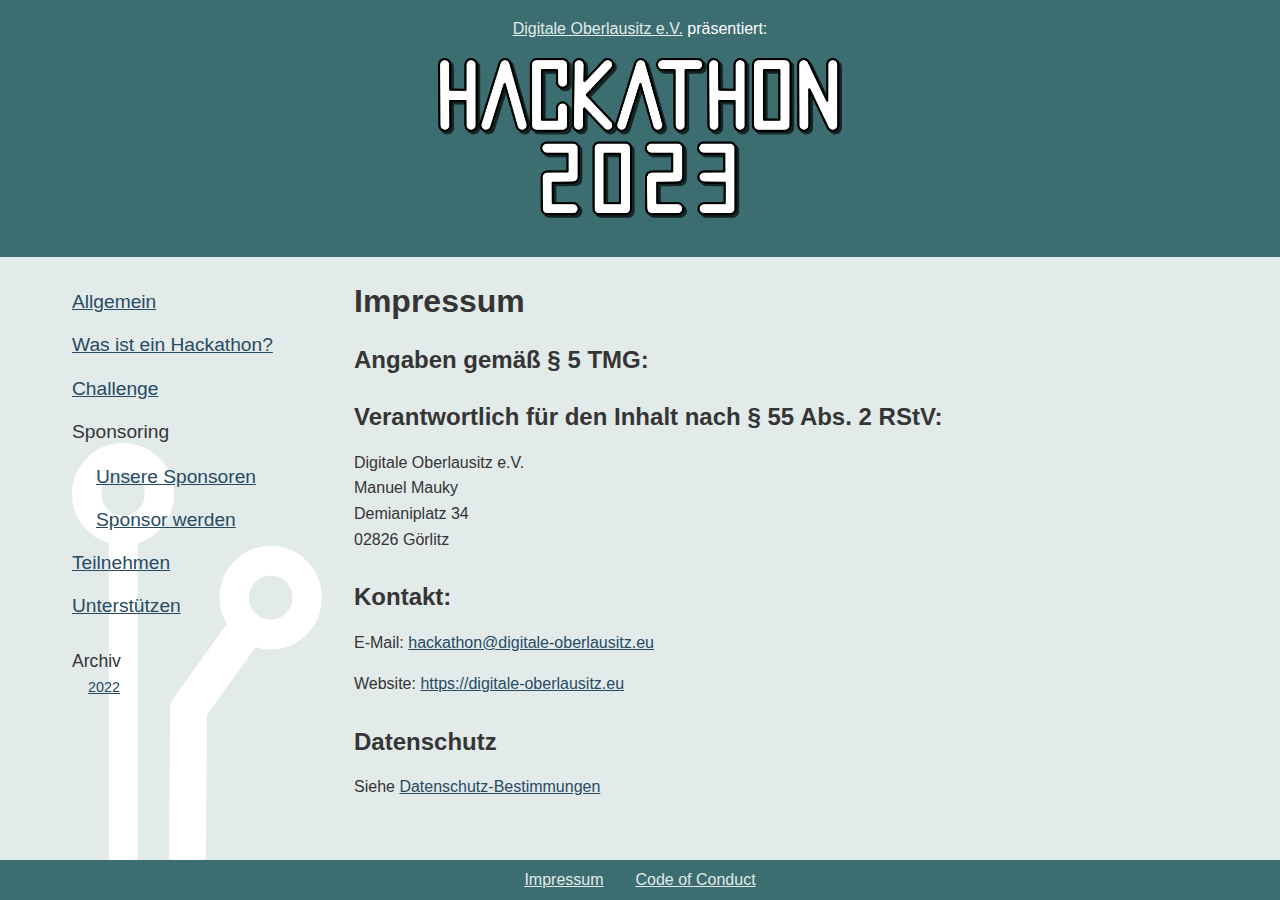
<file: impressum/index.html>
<!DOCTYPE html><html><head><meta charSet="utf-8"/><meta http-equiv="x-ua-compatible" content="ie=edge"/><meta name="viewport" content="width=device-width, initial-scale=1, shrink-to-fit=no"/><meta name="generator" content="Gatsby 5.12.4"/><style data-href="/styles.32f4fefcc07d02eb0711.css" data-identity="gatsby-global-css">.navbar{background-image:url(/leiterbahnen.svg);background-position:bottom;background-repeat:no-repeat}.navbar ul{margin:0;padding:0}.navbar li{list-style:none;margin-bottom:.3em}.navbar a{display:block;font-size:1.2em;height:2em}.navbar li>p{font-size:1.2em;margin-top:0}.navbar li>ul>li{margin-left:1.5em}.navbar .archive a{font-size:.9em}.navbar .archive p{font-size:1.1em;margin-bottom:0}.navbar .archive ul{margin-left:1em}@font-face{font-display:swap;font-family:Roboto Mono;font-style:normal;font-weight:100;src:local("Roboto Mono Thin "),local("Roboto Mono-Thin"),url(/static/roboto-mono-latin-100-7f7e9cd596438fea4b02e3c9b21a92b5.woff2) format("woff2"),url(/static/roboto-mono-latin-100-da65dcd09cdc4863ece2402e959bfe70.woff) format("woff")}@font-face{font-display:swap;font-family:Roboto Mono;font-style:italic;font-weight:100;src:local("Roboto Mono Thin italic"),local("Roboto Mono-Thinitalic"),url(/static/roboto-mono-latin-100italic-d97850bb044fb5584361aa00e3c596f6.woff2) format("woff2"),url(/static/roboto-mono-latin-100italic-16b1558858fe1064b5af8cc6c1c4dbf3.woff) format("woff")}@font-face{font-display:swap;font-family:Roboto Mono;font-style:normal;font-weight:200;src:local("Roboto Mono Extra Light "),local("Roboto Mono-Extra Light"),url(/static/roboto-mono-latin-200-969a44e1b6fc26105bd6fc5cc0c9a3bd.woff2) format("woff2"),url(/static/roboto-mono-latin-200-640f8692dc49a19f15412c3d3cf7ff2f.woff) format("woff")}@font-face{font-display:swap;font-family:Roboto Mono;font-style:italic;font-weight:200;src:local("Roboto Mono Extra Light italic"),local("Roboto Mono-Extra Lightitalic"),url(/static/roboto-mono-latin-200italic-9216be4e13fe7dbe70efe51c7872b1f0.woff2) format("woff2"),url(/static/roboto-mono-latin-200italic-ca100b2be6274105bb160594a4c984e4.woff) format("woff")}@font-face{font-display:swap;font-family:Roboto Mono;font-style:normal;font-weight:300;src:local("Roboto Mono Light "),local("Roboto Mono-Light"),url(/static/roboto-mono-latin-300-bfe6eaec56c141a0bd7227262d1e249e.woff2) format("woff2"),url(/static/roboto-mono-latin-300-2900d24e7347deaf65cd76c5294d5bc4.woff) format("woff")}@font-face{font-display:swap;font-family:Roboto Mono;font-style:italic;font-weight:300;src:local("Roboto Mono Light italic"),local("Roboto Mono-Lightitalic"),url(/static/roboto-mono-latin-300italic-cc9e42999888377183f88eb10cf2919d.woff2) format("woff2"),url(/static/roboto-mono-latin-300italic-24a9d3bbf9b715214bf5e83e33574b56.woff) format("woff")}@font-face{font-display:swap;font-family:Roboto Mono;font-style:normal;font-weight:400;src:local("Roboto Mono Regular "),local("Roboto Mono-Regular"),url(/static/roboto-mono-latin-400-535bc89d4af715503b01afd761501e58.woff2) format("woff2"),url(/static/roboto-mono-latin-400-498042b7fe9cd07b4fd11a0965093e55.woff) format("woff")}@font-face{font-display:swap;font-family:Roboto Mono;font-style:italic;font-weight:400;src:local("Roboto Mono Regular italic"),local("Roboto Mono-Regularitalic"),url(/static/roboto-mono-latin-400italic-b39a11f9a6107e57a21f0c399cd3218b.woff2) format("woff2"),url(/static/roboto-mono-latin-400italic-1ce08cfde36c0d81af5b60c1a4ab895e.woff) format("woff")}@font-face{font-display:swap;font-family:Roboto Mono;font-style:normal;font-weight:500;src:local("Roboto Mono Medium "),local("Roboto Mono-Medium"),url(/static/roboto-mono-latin-500-c1f17364fee75703a7eefdc41120adcc.woff2) format("woff2"),url(/static/roboto-mono-latin-500-2ed4651232a34d737777674fb9b2dbf7.woff) format("woff")}@font-face{font-display:swap;font-family:Roboto Mono;font-style:italic;font-weight:500;src:local("Roboto Mono Medium italic"),local("Roboto Mono-Mediumitalic"),url(/static/roboto-mono-latin-500italic-51aa168dd4ba03bd83f0a799c11a705d.woff2) format("woff2"),url(/static/roboto-mono-latin-500italic-79f21d796f266ce0ea70e74a7fc7b11b.woff) format("woff")}@font-face{font-display:swap;font-family:Roboto Mono;font-style:normal;font-weight:600;src:local("Roboto Mono SemiBold "),local("Roboto Mono-SemiBold"),url(/static/roboto-mono-latin-600-ff2c5c919a01e9ddda8532d1a8bbb4c9.woff2) format("woff2"),url(/static/roboto-mono-latin-600-bbbf6951525a78fff340f2c42c3ba853.woff) format("woff")}@font-face{font-display:swap;font-family:Roboto Mono;font-style:italic;font-weight:600;src:local("Roboto Mono SemiBold italic"),local("Roboto Mono-SemiBolditalic"),url(/static/roboto-mono-latin-600italic-53b43867955fbecc811a82030cefe8a4.woff2) format("woff2"),url(/static/roboto-mono-latin-600italic-213eedde97d22010287cf492a821e563.woff) format("woff")}@font-face{font-display:swap;font-family:Roboto Mono;font-style:normal;font-weight:700;src:local("Roboto Mono Bold "),local("Roboto Mono-Bold"),url(/static/roboto-mono-latin-700-c5c3959c04004102ea46462160ada846.woff2) format("woff2"),url(/static/roboto-mono-latin-700-eba647ae67ba7dc20f05d588ba823ded.woff) format("woff")}@font-face{font-display:swap;font-family:Roboto Mono;font-style:italic;font-weight:700;src:local("Roboto Mono Bold italic"),local("Roboto Mono-Bolditalic"),url(/static/roboto-mono-latin-700italic-bc628a95b5026af0df2ce793f7d71106.woff2) format("woff2"),url(/static/roboto-mono-latin-700italic-bf4b4e73015a3066da91b7f394a6ff70.woff) format("woff")}:root{--color-light:#fff;--color-light-medium:#e2eaea;--color-medium:#c4d4d4;--color-highlight-medium:#3c6e71;--color-highlight-dark:#284b63;--color-dark:#353535;--color-bg:var(--color-light);--color-bg-content:var(--color-light-medium);--color-font-dark:var(--color-dark);--color-font-light:#fff;--color-link-dark:var(--color-highlight-dark);--color-link-dark-hover:var(--color-dark);--color-link-light:var(--color-light-medium);--color-link-light-hover:var(--color-medium)}html{overflow-y:scroll}body{-webkit-font-smoothing:antialiased;-moz-osx-font-smoothing:grayscale;background-color:var(--color-bg-content);color:var(--color-font-dark);font-family:-apple-system,BlinkMacSystemFont,Segoe UI,Roboto,Oxygen,Ubuntu,Cantarell,Fira Sans,Droid Sans,Helvetica Neue,sans-serif;height:100vh;line-height:160%;margin:0}a{color:var(--color-link-dark)}a:hover{color:var(--color-link-dark-hover)}code{font-family:source-code-pro,Menlo,Monaco,Consolas,Courier New,monospace}h1{margin-top:0}h2,h3,h4,h5,h6{margin-top:2rem}.App{display:flex;flex-direction:column;height:100vh}.dark{background-color:var(--color-highlight-medium);color:var(--color-font-light)}.dark a{color:var(--color-link-light)}.dark a:hover{color:var(--color-link-light-hover)}.header{padding-bottom:var(--common-space)}.title{text-align:center}.title p a{text-decoration:underline}.title a{text-decoration:none}.title #hackathon-logo{height:10em}.content{background-color:var(--color-bg-content);color:var(--color-font-dark);flex-grow:1;padding:var(--common-space)}.Markdown{display:inline-block;height:100%}#hackathon_headline{height:150px}.navbar{margin-left:var(--common-space);margin-top:var(--common-space)}.footer,.footer-content{align-items:center;display:flex}.footer{flex-direction:column;width:100%}.footer-content>a{margin-left:1rem;margin-right:1rem}@media screen and (max-width:800px){.App{--common-space:0.5em}.header{align-items:center;display:flex;flex-direction:column;padding-bottom:var(--common-space);width:100%}.navbar{background:none!important}.footer-content{height:2em}}@media screen and (min-width:800px){.App{--common-space:2em}.header{align-items:center;display:flex;flex-direction:column;width:100%}.main{display:flex;flex-grow:1;margin-left:auto;margin-right:auto;max-width:1200px;width:min(1200px,100%)}.navbar{min-width:250px}.footer-content{height:2.5em}}.SponsoringContractForm{display:grid;grid-template-columns:16rem 1fr}.SponsoringContractForm div{margin:.5rem}.SponsoringContractForm .label{text-align:right}.SponsoringContractForm input,.SponsoringContractForm select,.SponsoringContractForm textarea{width:100%}.SponsoringContractForm button{padding:.5rem}.SponsoringContractForm .ziszoshyfgonpumkyn{position:absolute;right:10000px}@media screen and (max-width:1200px){.sponsor-details{flex-direction:column}}@media screen and (min-width:1200px){.sponsor-details{flex-direction:row}.sponsor-details .greeting-text{align-items:center;display:flex}.sponsor-details .greeting-text p{line-height:1.1em;margin-left:.5em}}.sponsor-details{display:flex;margin-bottom:4em;margin-left:2em}.sponsor-details .sponsor-title{display:block;min-width:400px}.sponsor-details .greeting-text p{margin-top:0}.sponsor-details a{text-decoration:none}.sponsor-details p{font-size:1.5em;margin-top:.5em}.sponsor-details img{max-height:150px;max-width:400px}.sponsor-overview{margin-top:4em}.sponsor-overview h2{margin-bottom:1.5em}</style><style>.gatsby-image-wrapper{position:relative;overflow:hidden}.gatsby-image-wrapper picture.object-fit-polyfill{position:static!important}.gatsby-image-wrapper img{bottom:0;height:100%;left:0;margin:0;max-width:none;padding:0;position:absolute;right:0;top:0;width:100%;object-fit:cover}.gatsby-image-wrapper [data-main-image]{opacity:0;transform:translateZ(0);transition:opacity .25s linear;will-change:opacity}.gatsby-image-wrapper-constrained{display:inline-block;vertical-align:top}</style><noscript><style>.gatsby-image-wrapper noscript [data-main-image]{opacity:1!important}.gatsby-image-wrapper [data-placeholder-image]{opacity:0!important}</style></noscript><script type="module">const e="undefined"!=typeof HTMLImageElement&&"loading"in HTMLImageElement.prototype;e&&document.body.addEventListener("load",(function(e){const t=e.target;if(void 0===t.dataset.mainImage)return;if(void 0===t.dataset.gatsbyImageSsr)return;let a=null,n=t;for(;null===a&&n;)void 0!==n.parentNode.dataset.gatsbyImageWrapper&&(a=n.parentNode),n=n.parentNode;const o=a.querySelector("[data-placeholder-image]"),r=new Image;r.src=t.currentSrc,r.decode().catch((()=>{})).then((()=>{t.style.opacity=1,o&&(o.style.opacity=0,o.style.transition="opacity 500ms linear")}))}),!0);</script><link rel="sitemap" type="application/xml" href="/sitemap-index.xml"/><link rel="icon" href="/favicon-32x32.png?v=abb364b8c35ab5cf0e21416b8a2cde4a" type="image/png"/><link rel="manifest" href="/manifest.webmanifest" crossorigin="anonymous"/><link rel="apple-touch-icon" sizes="48x48" href="/icons/icon-48x48.png?v=abb364b8c35ab5cf0e21416b8a2cde4a"/><link rel="apple-touch-icon" sizes="72x72" href="/icons/icon-72x72.png?v=abb364b8c35ab5cf0e21416b8a2cde4a"/><link rel="apple-touch-icon" sizes="96x96" href="/icons/icon-96x96.png?v=abb364b8c35ab5cf0e21416b8a2cde4a"/><link rel="apple-touch-icon" sizes="144x144" href="/icons/icon-144x144.png?v=abb364b8c35ab5cf0e21416b8a2cde4a"/><link rel="apple-touch-icon" sizes="192x192" href="/icons/icon-192x192.png?v=abb364b8c35ab5cf0e21416b8a2cde4a"/><link rel="apple-touch-icon" sizes="256x256" href="/icons/icon-256x256.png?v=abb364b8c35ab5cf0e21416b8a2cde4a"/><link rel="apple-touch-icon" sizes="384x384" href="/icons/icon-384x384.png?v=abb364b8c35ab5cf0e21416b8a2cde4a"/><link rel="apple-touch-icon" sizes="512x512" href="/icons/icon-512x512.png?v=abb364b8c35ab5cf0e21416b8a2cde4a"/><title data-gatsby-head="true">Impressum</title></head><body><div id="___gatsby"><div style="outline:none" tabindex="-1" id="gatsby-focus-wrapper"><div class="App"><div class="header dark"><div class="title"><p><a href="https://www.digitale-oberlausitz.eu">Digitale Oberlausitz e.V.</a> präsentiert:</p><a href="/"><img id="hackathon-logo" alt="Hackathon 2023 Home" src="/hackathon2023-schriftzug.svg"/></a></div></div><div class="main"><div class="navbar"><ul><li><a href="/">Allgemein</a></li><li><a href="/what-is-a-hackathon/">Was ist ein Hackathon?</a></li><li><a href="/challenges/">Challenge</a></li><li><p>Sponsoring</p><ul><li><a href="/sponsors/">Unsere Sponsoren</a></li><li><a href="/sponsoring/">Sponsor werden</a></li></ul></li><li><a href="/participate/">Teilnehmen</a></li><li><a href="/support/">Unterstützen</a></li></ul><div class="archive"><p>Archiv</p><ul><li><a href="https://hackathon2022.digitale-oberlausitz.eu">2022</a></li></ul></div></div><main class="content"><div><h1>Impressum</h1>
<h2>Angaben gemäß § 5 TMG:</h2>
<h2>Verantwortlich für den Inhalt nach § 55 Abs. 2 RStV:</h2>
<p>Digitale Oberlausitz e.V.<br>
Manuel Mauky<br>
Demianiplatz 34<br>
02826 Görlitz</p>
<h2>Kontakt:</h2>
<p>E-Mail: <a href="mailto:hackathon@digitale-oberlausitz.eu">hackathon@digitale-oberlausitz.eu</a></p>
<p>Website: <a href="https://digitale-oberlausitz.eu">https://digitale-oberlausitz.eu</a></p>
<h2>Datenschutz</h2>
<p>Siehe <a href="https://digitale-oberlausitz.eu/datenschutz">Datenschutz-Bestimmungen</a></p></div></main></div><div class="footer dark"><div class="footer-content"><a aria-current="page" class="" href="/impressum/">Impressum</a><a href="/code-of-conduct/">Code of Conduct</a></div></div></div></div><div id="gatsby-announcer" style="position:absolute;top:0;width:1px;height:1px;padding:0;overflow:hidden;clip:rect(0, 0, 0, 0);white-space:nowrap;border:0" aria-live="assertive" aria-atomic="true"></div></div><script id="gatsby-script-loader">/*<![CDATA[*/window.pagePath="/impressum/";/*]]>*/</script><!-- slice-start id="_gatsby-scripts-1" -->
          <script
            id="gatsby-chunk-mapping"
          >
            window.___chunkMapping="{\"app\":[\"/app-ab08988e958911e947ce.js\"],\"component---src-pages-404-tsx\":[\"/component---src-pages-404-tsx-eeb9b9e1030da69687a2.js\"],\"component---src-pages-markdown-remark-frontmatter-slug-tsx\":[\"/component---src-pages-markdown-remark-frontmatter-slug-tsx-869ce36609fd9b91edef.js\"],\"component---src-pages-sponsoring-tsx\":[\"/component---src-pages-sponsoring-tsx-2167eff42ae04c4696bc.js\"],\"component---src-pages-sponsors-tsx\":[\"/component---src-pages-sponsors-tsx-617015650039be671b4e.js\"]}";
          </script>
        <script>window.___webpackCompilationHash="4fb210eb70369accda77";</script><script src="/webpack-runtime-862d49ee075df4760e46.js" async></script><script src="/framework-be363babb05343732aa1.js" async></script><script src="/app-ab08988e958911e947ce.js" async></script><!-- slice-end id="_gatsby-scripts-1" --></body></html>
</file>
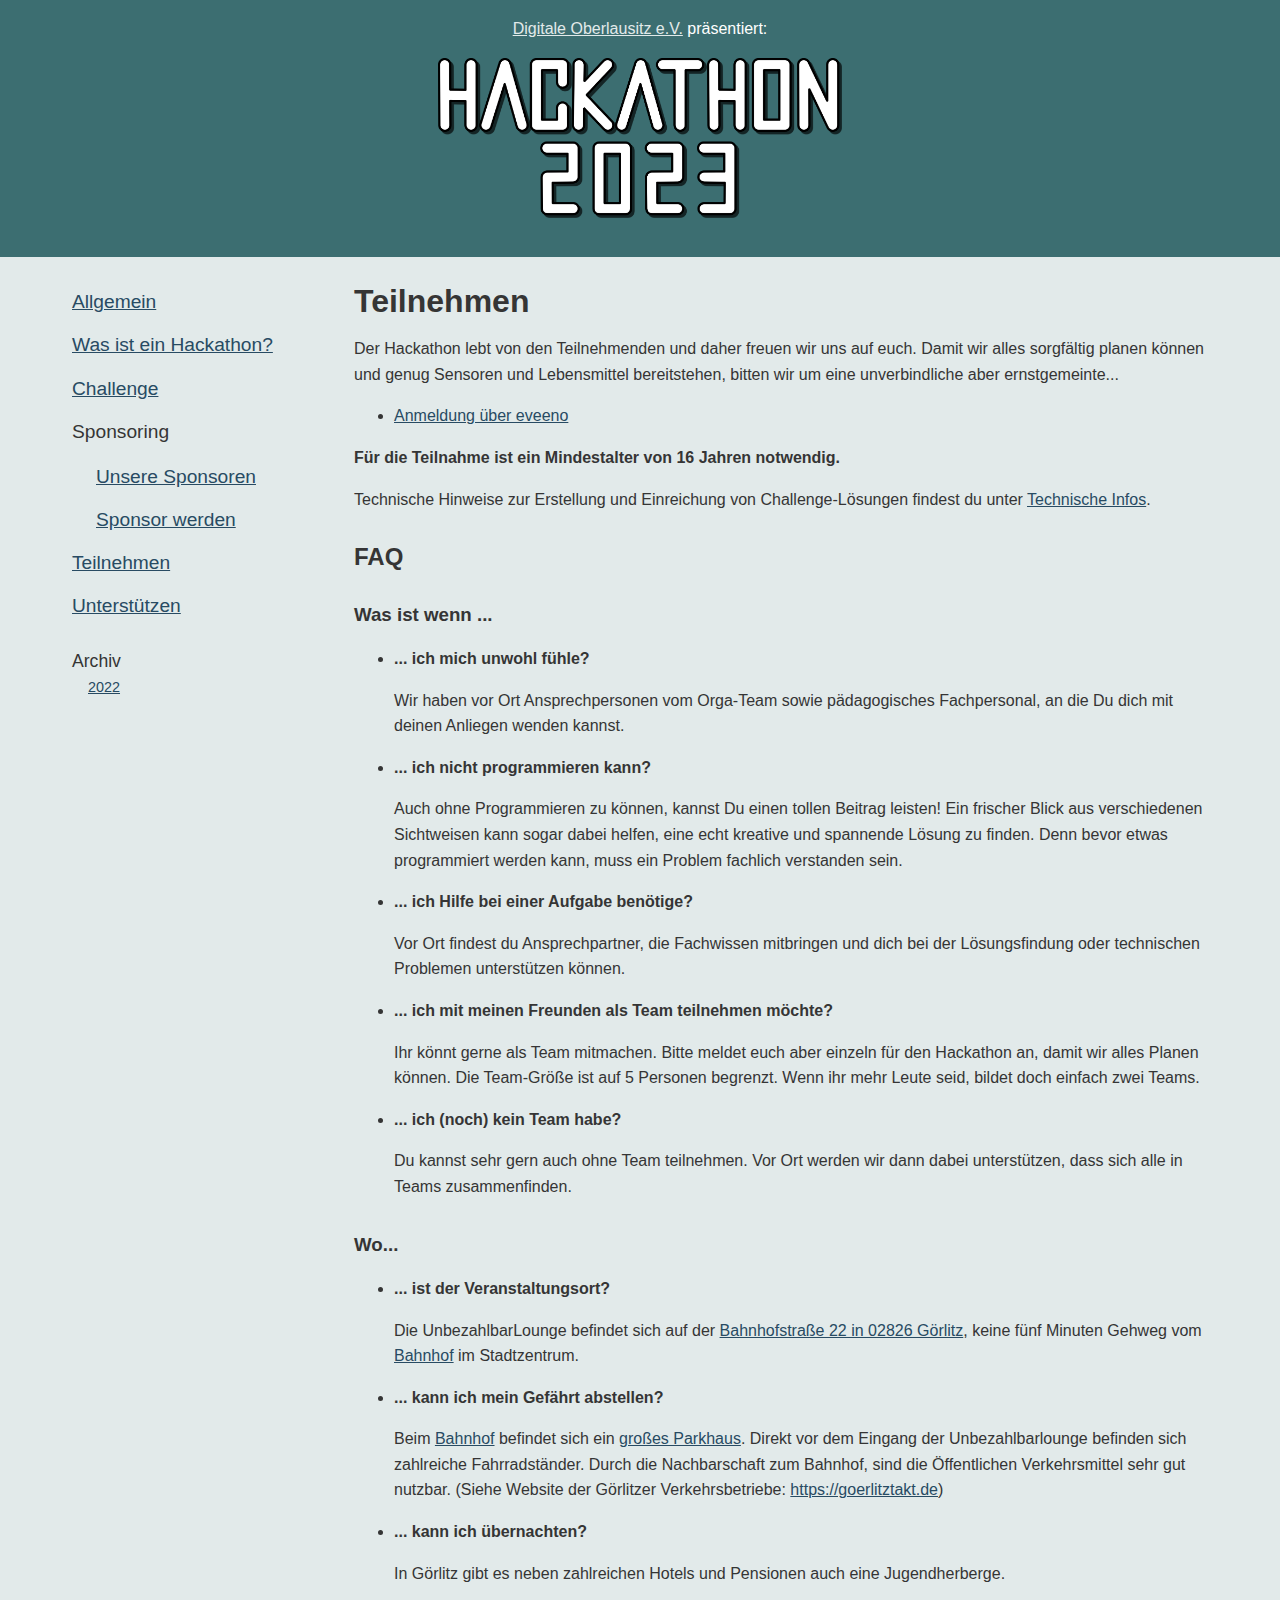
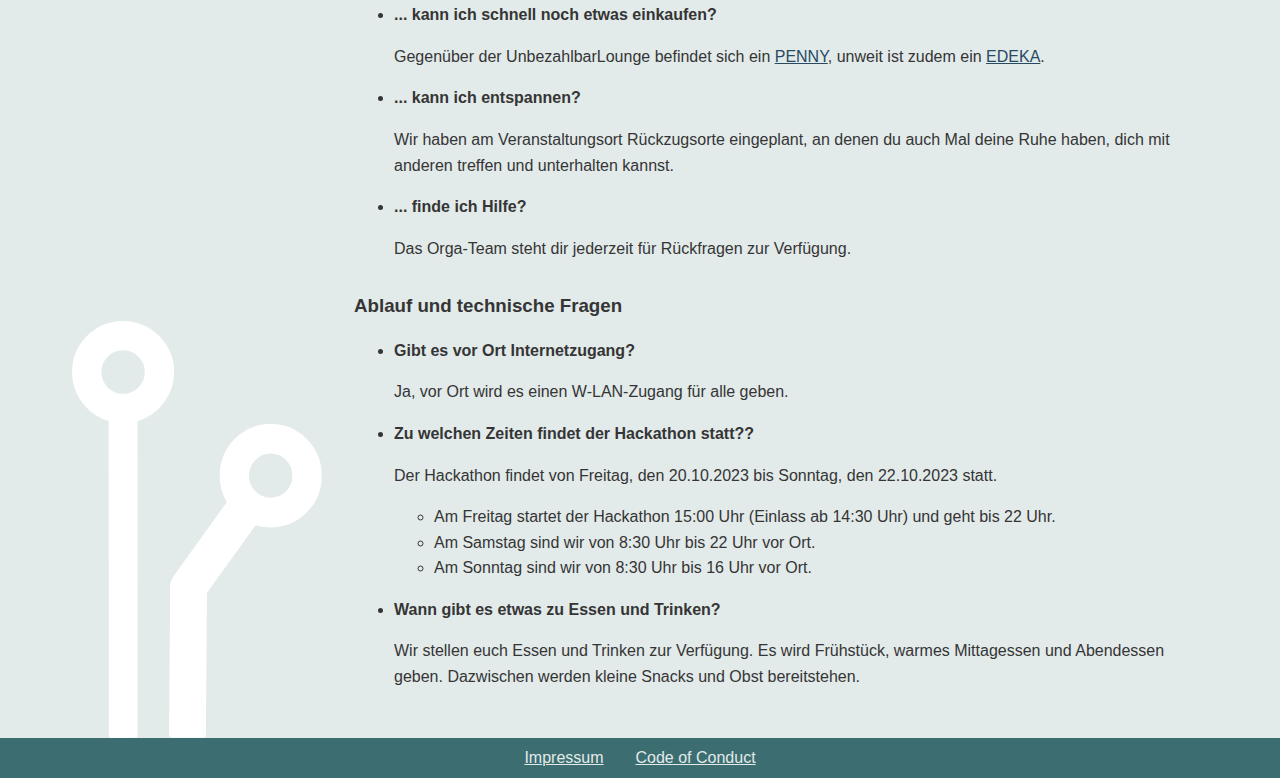
<file: participate/index.html>
<!DOCTYPE html><html><head><meta charSet="utf-8"/><meta http-equiv="x-ua-compatible" content="ie=edge"/><meta name="viewport" content="width=device-width, initial-scale=1, shrink-to-fit=no"/><meta name="generator" content="Gatsby 5.12.4"/><style data-href="/styles.32f4fefcc07d02eb0711.css" data-identity="gatsby-global-css">.navbar{background-image:url(/leiterbahnen.svg);background-position:bottom;background-repeat:no-repeat}.navbar ul{margin:0;padding:0}.navbar li{list-style:none;margin-bottom:.3em}.navbar a{display:block;font-size:1.2em;height:2em}.navbar li>p{font-size:1.2em;margin-top:0}.navbar li>ul>li{margin-left:1.5em}.navbar .archive a{font-size:.9em}.navbar .archive p{font-size:1.1em;margin-bottom:0}.navbar .archive ul{margin-left:1em}@font-face{font-display:swap;font-family:Roboto Mono;font-style:normal;font-weight:100;src:local("Roboto Mono Thin "),local("Roboto Mono-Thin"),url(/static/roboto-mono-latin-100-7f7e9cd596438fea4b02e3c9b21a92b5.woff2) format("woff2"),url(/static/roboto-mono-latin-100-da65dcd09cdc4863ece2402e959bfe70.woff) format("woff")}@font-face{font-display:swap;font-family:Roboto Mono;font-style:italic;font-weight:100;src:local("Roboto Mono Thin italic"),local("Roboto Mono-Thinitalic"),url(/static/roboto-mono-latin-100italic-d97850bb044fb5584361aa00e3c596f6.woff2) format("woff2"),url(/static/roboto-mono-latin-100italic-16b1558858fe1064b5af8cc6c1c4dbf3.woff) format("woff")}@font-face{font-display:swap;font-family:Roboto Mono;font-style:normal;font-weight:200;src:local("Roboto Mono Extra Light "),local("Roboto Mono-Extra Light"),url(/static/roboto-mono-latin-200-969a44e1b6fc26105bd6fc5cc0c9a3bd.woff2) format("woff2"),url(/static/roboto-mono-latin-200-640f8692dc49a19f15412c3d3cf7ff2f.woff) format("woff")}@font-face{font-display:swap;font-family:Roboto Mono;font-style:italic;font-weight:200;src:local("Roboto Mono Extra Light italic"),local("Roboto Mono-Extra Lightitalic"),url(/static/roboto-mono-latin-200italic-9216be4e13fe7dbe70efe51c7872b1f0.woff2) format("woff2"),url(/static/roboto-mono-latin-200italic-ca100b2be6274105bb160594a4c984e4.woff) format("woff")}@font-face{font-display:swap;font-family:Roboto Mono;font-style:normal;font-weight:300;src:local("Roboto Mono Light "),local("Roboto Mono-Light"),url(/static/roboto-mono-latin-300-bfe6eaec56c141a0bd7227262d1e249e.woff2) format("woff2"),url(/static/roboto-mono-latin-300-2900d24e7347deaf65cd76c5294d5bc4.woff) format("woff")}@font-face{font-display:swap;font-family:Roboto Mono;font-style:italic;font-weight:300;src:local("Roboto Mono Light italic"),local("Roboto Mono-Lightitalic"),url(/static/roboto-mono-latin-300italic-cc9e42999888377183f88eb10cf2919d.woff2) format("woff2"),url(/static/roboto-mono-latin-300italic-24a9d3bbf9b715214bf5e83e33574b56.woff) format("woff")}@font-face{font-display:swap;font-family:Roboto Mono;font-style:normal;font-weight:400;src:local("Roboto Mono Regular "),local("Roboto Mono-Regular"),url(/static/roboto-mono-latin-400-535bc89d4af715503b01afd761501e58.woff2) format("woff2"),url(/static/roboto-mono-latin-400-498042b7fe9cd07b4fd11a0965093e55.woff) format("woff")}@font-face{font-display:swap;font-family:Roboto Mono;font-style:italic;font-weight:400;src:local("Roboto Mono Regular italic"),local("Roboto Mono-Regularitalic"),url(/static/roboto-mono-latin-400italic-b39a11f9a6107e57a21f0c399cd3218b.woff2) format("woff2"),url(/static/roboto-mono-latin-400italic-1ce08cfde36c0d81af5b60c1a4ab895e.woff) format("woff")}@font-face{font-display:swap;font-family:Roboto Mono;font-style:normal;font-weight:500;src:local("Roboto Mono Medium "),local("Roboto Mono-Medium"),url(/static/roboto-mono-latin-500-c1f17364fee75703a7eefdc41120adcc.woff2) format("woff2"),url(/static/roboto-mono-latin-500-2ed4651232a34d737777674fb9b2dbf7.woff) format("woff")}@font-face{font-display:swap;font-family:Roboto Mono;font-style:italic;font-weight:500;src:local("Roboto Mono Medium italic"),local("Roboto Mono-Mediumitalic"),url(/static/roboto-mono-latin-500italic-51aa168dd4ba03bd83f0a799c11a705d.woff2) format("woff2"),url(/static/roboto-mono-latin-500italic-79f21d796f266ce0ea70e74a7fc7b11b.woff) format("woff")}@font-face{font-display:swap;font-family:Roboto Mono;font-style:normal;font-weight:600;src:local("Roboto Mono SemiBold "),local("Roboto Mono-SemiBold"),url(/static/roboto-mono-latin-600-ff2c5c919a01e9ddda8532d1a8bbb4c9.woff2) format("woff2"),url(/static/roboto-mono-latin-600-bbbf6951525a78fff340f2c42c3ba853.woff) format("woff")}@font-face{font-display:swap;font-family:Roboto Mono;font-style:italic;font-weight:600;src:local("Roboto Mono SemiBold italic"),local("Roboto Mono-SemiBolditalic"),url(/static/roboto-mono-latin-600italic-53b43867955fbecc811a82030cefe8a4.woff2) format("woff2"),url(/static/roboto-mono-latin-600italic-213eedde97d22010287cf492a821e563.woff) format("woff")}@font-face{font-display:swap;font-family:Roboto Mono;font-style:normal;font-weight:700;src:local("Roboto Mono Bold "),local("Roboto Mono-Bold"),url(/static/roboto-mono-latin-700-c5c3959c04004102ea46462160ada846.woff2) format("woff2"),url(/static/roboto-mono-latin-700-eba647ae67ba7dc20f05d588ba823ded.woff) format("woff")}@font-face{font-display:swap;font-family:Roboto Mono;font-style:italic;font-weight:700;src:local("Roboto Mono Bold italic"),local("Roboto Mono-Bolditalic"),url(/static/roboto-mono-latin-700italic-bc628a95b5026af0df2ce793f7d71106.woff2) format("woff2"),url(/static/roboto-mono-latin-700italic-bf4b4e73015a3066da91b7f394a6ff70.woff) format("woff")}:root{--color-light:#fff;--color-light-medium:#e2eaea;--color-medium:#c4d4d4;--color-highlight-medium:#3c6e71;--color-highlight-dark:#284b63;--color-dark:#353535;--color-bg:var(--color-light);--color-bg-content:var(--color-light-medium);--color-font-dark:var(--color-dark);--color-font-light:#fff;--color-link-dark:var(--color-highlight-dark);--color-link-dark-hover:var(--color-dark);--color-link-light:var(--color-light-medium);--color-link-light-hover:var(--color-medium)}html{overflow-y:scroll}body{-webkit-font-smoothing:antialiased;-moz-osx-font-smoothing:grayscale;background-color:var(--color-bg-content);color:var(--color-font-dark);font-family:-apple-system,BlinkMacSystemFont,Segoe UI,Roboto,Oxygen,Ubuntu,Cantarell,Fira Sans,Droid Sans,Helvetica Neue,sans-serif;height:100vh;line-height:160%;margin:0}a{color:var(--color-link-dark)}a:hover{color:var(--color-link-dark-hover)}code{font-family:source-code-pro,Menlo,Monaco,Consolas,Courier New,monospace}h1{margin-top:0}h2,h3,h4,h5,h6{margin-top:2rem}.App{display:flex;flex-direction:column;height:100vh}.dark{background-color:var(--color-highlight-medium);color:var(--color-font-light)}.dark a{color:var(--color-link-light)}.dark a:hover{color:var(--color-link-light-hover)}.header{padding-bottom:var(--common-space)}.title{text-align:center}.title p a{text-decoration:underline}.title a{text-decoration:none}.title #hackathon-logo{height:10em}.content{background-color:var(--color-bg-content);color:var(--color-font-dark);flex-grow:1;padding:var(--common-space)}.Markdown{display:inline-block;height:100%}#hackathon_headline{height:150px}.navbar{margin-left:var(--common-space);margin-top:var(--common-space)}.footer,.footer-content{align-items:center;display:flex}.footer{flex-direction:column;width:100%}.footer-content>a{margin-left:1rem;margin-right:1rem}@media screen and (max-width:800px){.App{--common-space:0.5em}.header{align-items:center;display:flex;flex-direction:column;padding-bottom:var(--common-space);width:100%}.navbar{background:none!important}.footer-content{height:2em}}@media screen and (min-width:800px){.App{--common-space:2em}.header{align-items:center;display:flex;flex-direction:column;width:100%}.main{display:flex;flex-grow:1;margin-left:auto;margin-right:auto;max-width:1200px;width:min(1200px,100%)}.navbar{min-width:250px}.footer-content{height:2.5em}}.SponsoringContractForm{display:grid;grid-template-columns:16rem 1fr}.SponsoringContractForm div{margin:.5rem}.SponsoringContractForm .label{text-align:right}.SponsoringContractForm input,.SponsoringContractForm select,.SponsoringContractForm textarea{width:100%}.SponsoringContractForm button{padding:.5rem}.SponsoringContractForm .ziszoshyfgonpumkyn{position:absolute;right:10000px}@media screen and (max-width:1200px){.sponsor-details{flex-direction:column}}@media screen and (min-width:1200px){.sponsor-details{flex-direction:row}.sponsor-details .greeting-text{align-items:center;display:flex}.sponsor-details .greeting-text p{line-height:1.1em;margin-left:.5em}}.sponsor-details{display:flex;margin-bottom:4em;margin-left:2em}.sponsor-details .sponsor-title{display:block;min-width:400px}.sponsor-details .greeting-text p{margin-top:0}.sponsor-details a{text-decoration:none}.sponsor-details p{font-size:1.5em;margin-top:.5em}.sponsor-details img{max-height:150px;max-width:400px}.sponsor-overview{margin-top:4em}.sponsor-overview h2{margin-bottom:1.5em}</style><style>.gatsby-image-wrapper{position:relative;overflow:hidden}.gatsby-image-wrapper picture.object-fit-polyfill{position:static!important}.gatsby-image-wrapper img{bottom:0;height:100%;left:0;margin:0;max-width:none;padding:0;position:absolute;right:0;top:0;width:100%;object-fit:cover}.gatsby-image-wrapper [data-main-image]{opacity:0;transform:translateZ(0);transition:opacity .25s linear;will-change:opacity}.gatsby-image-wrapper-constrained{display:inline-block;vertical-align:top}</style><noscript><style>.gatsby-image-wrapper noscript [data-main-image]{opacity:1!important}.gatsby-image-wrapper [data-placeholder-image]{opacity:0!important}</style></noscript><script type="module">const e="undefined"!=typeof HTMLImageElement&&"loading"in HTMLImageElement.prototype;e&&document.body.addEventListener("load",(function(e){const t=e.target;if(void 0===t.dataset.mainImage)return;if(void 0===t.dataset.gatsbyImageSsr)return;let a=null,n=t;for(;null===a&&n;)void 0!==n.parentNode.dataset.gatsbyImageWrapper&&(a=n.parentNode),n=n.parentNode;const o=a.querySelector("[data-placeholder-image]"),r=new Image;r.src=t.currentSrc,r.decode().catch((()=>{})).then((()=>{t.style.opacity=1,o&&(o.style.opacity=0,o.style.transition="opacity 500ms linear")}))}),!0);</script><link rel="sitemap" type="application/xml" href="/sitemap-index.xml"/><link rel="icon" href="/favicon-32x32.png?v=abb364b8c35ab5cf0e21416b8a2cde4a" type="image/png"/><link rel="manifest" href="/manifest.webmanifest" crossorigin="anonymous"/><link rel="apple-touch-icon" sizes="48x48" href="/icons/icon-48x48.png?v=abb364b8c35ab5cf0e21416b8a2cde4a"/><link rel="apple-touch-icon" sizes="72x72" href="/icons/icon-72x72.png?v=abb364b8c35ab5cf0e21416b8a2cde4a"/><link rel="apple-touch-icon" sizes="96x96" href="/icons/icon-96x96.png?v=abb364b8c35ab5cf0e21416b8a2cde4a"/><link rel="apple-touch-icon" sizes="144x144" href="/icons/icon-144x144.png?v=abb364b8c35ab5cf0e21416b8a2cde4a"/><link rel="apple-touch-icon" sizes="192x192" href="/icons/icon-192x192.png?v=abb364b8c35ab5cf0e21416b8a2cde4a"/><link rel="apple-touch-icon" sizes="256x256" href="/icons/icon-256x256.png?v=abb364b8c35ab5cf0e21416b8a2cde4a"/><link rel="apple-touch-icon" sizes="384x384" href="/icons/icon-384x384.png?v=abb364b8c35ab5cf0e21416b8a2cde4a"/><link rel="apple-touch-icon" sizes="512x512" href="/icons/icon-512x512.png?v=abb364b8c35ab5cf0e21416b8a2cde4a"/><title data-gatsby-head="true">Teilnehmen</title></head><body><div id="___gatsby"><div style="outline:none" tabindex="-1" id="gatsby-focus-wrapper"><div class="App"><div class="header dark"><div class="title"><p><a href="https://www.digitale-oberlausitz.eu">Digitale Oberlausitz e.V.</a> präsentiert:</p><a href="/"><img id="hackathon-logo" alt="Hackathon 2023 Home" src="/hackathon2023-schriftzug.svg"/></a></div></div><div class="main"><div class="navbar"><ul><li><a href="/">Allgemein</a></li><li><a href="/what-is-a-hackathon/">Was ist ein Hackathon?</a></li><li><a href="/challenges/">Challenge</a></li><li><p>Sponsoring</p><ul><li><a href="/sponsors/">Unsere Sponsoren</a></li><li><a href="/sponsoring/">Sponsor werden</a></li></ul></li><li><a aria-current="page" class="" href="/participate/">Teilnehmen</a></li><li><a href="/support/">Unterstützen</a></li></ul><div class="archive"><p>Archiv</p><ul><li><a href="https://hackathon2022.digitale-oberlausitz.eu">2022</a></li></ul></div></div><main class="content"><div><h1>Teilnehmen</h1>
<p>Der Hackathon lebt von den Teilnehmenden und daher freuen wir uns auf euch. Damit wir alles sorgfältig planen können und
genug Sensoren und Lebensmittel bereitstehen, bitten wir um eine unverbindliche aber ernstgemeinte...</p>
<ul>
<li><a href="https://eveeno.com/hackathon-goerlitz-2023">Anmeldung über eveeno</a></li>
</ul>
<p><strong>Für die Teilnahme ist ein Mindestalter von 16 Jahren notwendig.</strong></p>
<p>Technische Hinweise zur Erstellung und Einreichung von Challenge-Lösungen findest du unter <a href="/techinfo">Technische Infos</a>.</p>
<h2>FAQ</h2>
<h3>Was ist wenn ...</h3>
<ul>
<li>
<p><strong>... ich mich unwohl fühle?</strong></p>
<p>Wir haben vor Ort Ansprechpersonen vom Orga-Team sowie pädagogisches Fachpersonal, an die Du dich mit deinen
Anliegen wenden kannst.</p>
</li>
<li>
<p><strong>... ich nicht programmieren kann?</strong></p>
<p>Auch ohne Programmieren zu können, kannst Du einen tollen Beitrag leisten! Ein frischer Blick aus verschiedenen
Sichtweisen kann sogar dabei helfen, eine echt kreative und spannende Lösung zu finden. Denn bevor etwas
programmiert werden kann, muss ein Problem fachlich verstanden sein.</p>
</li>
<li>
<p><strong>... ich Hilfe bei einer Aufgabe benötige?</strong></p>
<p>Vor Ort findest du Ansprechpartner, die Fachwissen mitbringen und dich bei der Lösungsfindung oder technischen
Problemen unterstützen können.</p>
</li>
<li>
<p><strong>... ich mit meinen Freunden als Team teilnehmen möchte?</strong></p>
<p>Ihr könnt gerne als Team mitmachen. Bitte meldet euch aber einzeln für den Hackathon an, damit wir alles
Planen können. Die Team-Größe ist auf 5 Personen begrenzt. Wenn ihr mehr Leute seid, bildet doch einfach zwei Teams.</p>
</li>
<li>
<p><strong>... ich (noch) kein Team habe?</strong></p>
<p>Du kannst sehr gern auch ohne Team teilnehmen. Vor Ort werden wir dann dabei unterstützen, dass sich alle in Teams
zusammenfinden.</p>
</li>
</ul>
<h3>Wo...</h3>
<ul>
<li>
<p><strong>... ist der Veranstaltungsort?</strong></p>
<p>Die UnbezahlbarLounge befindet sich auf der <a href="https://goo.gl/maps/j7MSXTreVZw6gKvA9">Bahnhofstraße 22 in 02826 Görlitz</a>, keine fünf         Minuten Gehweg vom <a href="https://goo.gl/maps/XJ3Pwqc1Sq7UZs5aA">Bahnhof</a> im Stadtzentrum.</p>
</li>
<li>
<p><strong>... kann ich mein Gefährt abstellen?</strong></p>
<p>Beim <a href="https://goo.gl/maps/XJ3Pwqc1Sq7UZs5aA">Bahnhof</a> befindet sich ein <a href="https://goo.gl/maps/3CVPDaT4nFRYuGPo8">großes Parkhaus</a>. Direkt     vor dem Eingang der Unbezahlbarlounge befinden sich zahlreiche Fahrradständer. Durch die Nachbarschaft zum Bahnhof, sind die Öffentlichen     Verkehrsmittel sehr gut nutzbar. (Siehe Website der Görlitzer Verkehrsbetriebe: <a href="https://goerlitztakt.de">https://goerlitztakt.de</a>)</p>
</li>
<li>
<p><strong>... kann ich übernachten?</strong></p>
<p>In Görlitz gibt es neben zahlreichen Hotels und Pensionen auch eine Jugendherberge.</p>
</li>
<li>
<p><strong>... kann ich schnell noch etwas einkaufen?</strong></p>
<p>Gegenüber der UnbezahlbarLounge befindet sich ein <a href="https://goo.gl/maps/c2KbFznajEFii95X7">PENNY</a>, unweit ist zudem ein <a href="https://goo.gl/maps/SuLvzzw71NgWs8aL8">EDEKA</a>.</p>
</li>
<li>
<p><strong>... kann ich entspannen?</strong></p>
<p>Wir haben am Veranstaltungsort Rückzugsorte eingeplant, an denen du auch Mal deine
Ruhe haben, dich mit anderen treffen und unterhalten kannst.</p>
</li>
<li>
<p><strong>... finde ich Hilfe?</strong></p>
<p>Das Orga-Team steht dir jederzeit für Rückfragen zur Verfügung.</p>
</li>
</ul>
<h3>Ablauf und technische Fragen</h3>
<ul>
<li>
<p><strong>Gibt es vor Ort Internetzugang?</strong></p>
<p>Ja, vor Ort wird es einen W-LAN-Zugang für alle geben.</p>
</li>
<li>
<p><strong>Zu welchen Zeiten findet der Hackathon statt??</strong></p>
<p>Der Hackathon findet von Freitag, den 20.10.2023 bis Sonntag, den 22.10.2023 statt.</p>
<ul>
<li>Am Freitag startet der Hackathon 15:00 Uhr (Einlass ab 14:30 Uhr) und geht bis 22 Uhr.</li>
<li>Am Samstag sind wir von 8:30 Uhr bis 22 Uhr vor Ort.</li>
<li>Am Sonntag sind wir von 8:30 Uhr bis 16 Uhr vor Ort.</li>
</ul>
</li>
<li>
<p><strong>Wann gibt es etwas zu Essen und Trinken?</strong></p>
<p>Wir stellen euch Essen und Trinken zur Verfügung. Es wird Frühstück, warmes Mittagessen und Abendessen
geben. Dazwischen werden kleine Snacks und Obst bereitstehen.</p>
</li>
</ul></div></main></div><div class="footer dark"><div class="footer-content"><a href="/impressum/">Impressum</a><a href="/code-of-conduct/">Code of Conduct</a></div></div></div></div><div id="gatsby-announcer" style="position:absolute;top:0;width:1px;height:1px;padding:0;overflow:hidden;clip:rect(0, 0, 0, 0);white-space:nowrap;border:0" aria-live="assertive" aria-atomic="true"></div></div><script id="gatsby-script-loader">/*<![CDATA[*/window.pagePath="/participate/";/*]]>*/</script><!-- slice-start id="_gatsby-scripts-1" -->
          <script
            id="gatsby-chunk-mapping"
          >
            window.___chunkMapping="{\"app\":[\"/app-ab08988e958911e947ce.js\"],\"component---src-pages-404-tsx\":[\"/component---src-pages-404-tsx-eeb9b9e1030da69687a2.js\"],\"component---src-pages-markdown-remark-frontmatter-slug-tsx\":[\"/component---src-pages-markdown-remark-frontmatter-slug-tsx-869ce36609fd9b91edef.js\"],\"component---src-pages-sponsoring-tsx\":[\"/component---src-pages-sponsoring-tsx-2167eff42ae04c4696bc.js\"],\"component---src-pages-sponsors-tsx\":[\"/component---src-pages-sponsors-tsx-617015650039be671b4e.js\"]}";
          </script>
        <script>window.___webpackCompilationHash="4fb210eb70369accda77";</script><script src="/webpack-runtime-862d49ee075df4760e46.js" async></script><script src="/framework-be363babb05343732aa1.js" async></script><script src="/app-ab08988e958911e947ce.js" async></script><!-- slice-end id="_gatsby-scripts-1" --></body></html>
</file>
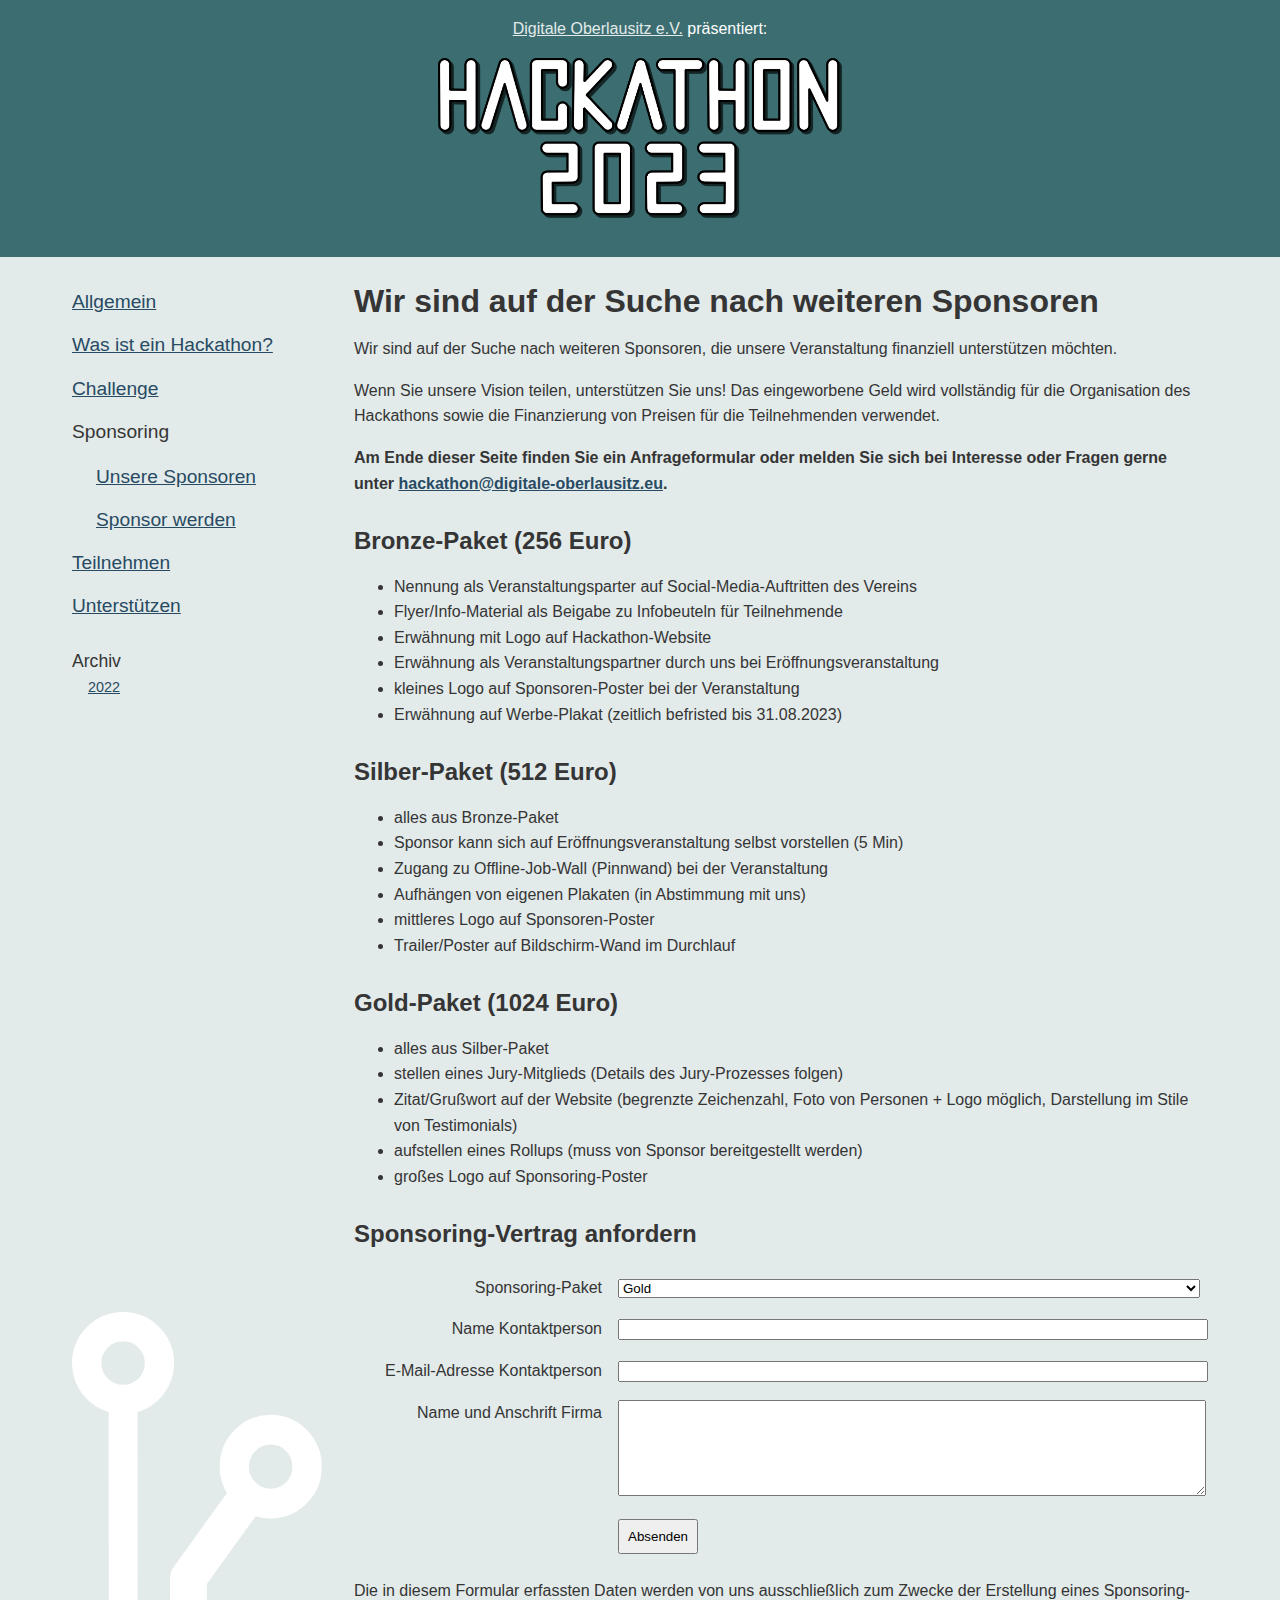
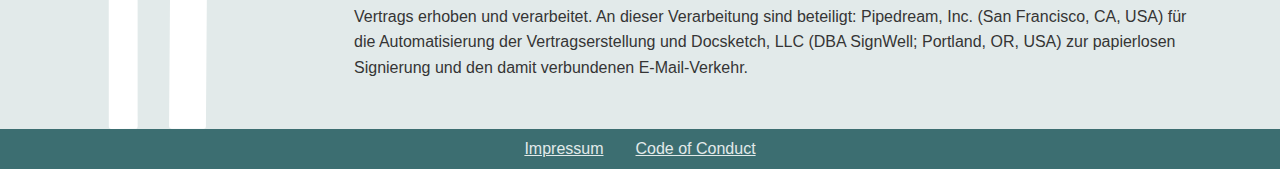
<file: sponsoring/index.html>
<!DOCTYPE html><html><head><meta charSet="utf-8"/><meta http-equiv="x-ua-compatible" content="ie=edge"/><meta name="viewport" content="width=device-width, initial-scale=1, shrink-to-fit=no"/><meta name="generator" content="Gatsby 5.12.4"/><style data-href="/styles.32f4fefcc07d02eb0711.css" data-identity="gatsby-global-css">.navbar{background-image:url(/leiterbahnen.svg);background-position:bottom;background-repeat:no-repeat}.navbar ul{margin:0;padding:0}.navbar li{list-style:none;margin-bottom:.3em}.navbar a{display:block;font-size:1.2em;height:2em}.navbar li>p{font-size:1.2em;margin-top:0}.navbar li>ul>li{margin-left:1.5em}.navbar .archive a{font-size:.9em}.navbar .archive p{font-size:1.1em;margin-bottom:0}.navbar .archive ul{margin-left:1em}@font-face{font-display:swap;font-family:Roboto Mono;font-style:normal;font-weight:100;src:local("Roboto Mono Thin "),local("Roboto Mono-Thin"),url(/static/roboto-mono-latin-100-7f7e9cd596438fea4b02e3c9b21a92b5.woff2) format("woff2"),url(/static/roboto-mono-latin-100-da65dcd09cdc4863ece2402e959bfe70.woff) format("woff")}@font-face{font-display:swap;font-family:Roboto Mono;font-style:italic;font-weight:100;src:local("Roboto Mono Thin italic"),local("Roboto Mono-Thinitalic"),url(/static/roboto-mono-latin-100italic-d97850bb044fb5584361aa00e3c596f6.woff2) format("woff2"),url(/static/roboto-mono-latin-100italic-16b1558858fe1064b5af8cc6c1c4dbf3.woff) format("woff")}@font-face{font-display:swap;font-family:Roboto Mono;font-style:normal;font-weight:200;src:local("Roboto Mono Extra Light "),local("Roboto Mono-Extra Light"),url(/static/roboto-mono-latin-200-969a44e1b6fc26105bd6fc5cc0c9a3bd.woff2) format("woff2"),url(/static/roboto-mono-latin-200-640f8692dc49a19f15412c3d3cf7ff2f.woff) format("woff")}@font-face{font-display:swap;font-family:Roboto Mono;font-style:italic;font-weight:200;src:local("Roboto Mono Extra Light italic"),local("Roboto Mono-Extra Lightitalic"),url(/static/roboto-mono-latin-200italic-9216be4e13fe7dbe70efe51c7872b1f0.woff2) format("woff2"),url(/static/roboto-mono-latin-200italic-ca100b2be6274105bb160594a4c984e4.woff) format("woff")}@font-face{font-display:swap;font-family:Roboto Mono;font-style:normal;font-weight:300;src:local("Roboto Mono Light "),local("Roboto Mono-Light"),url(/static/roboto-mono-latin-300-bfe6eaec56c141a0bd7227262d1e249e.woff2) format("woff2"),url(/static/roboto-mono-latin-300-2900d24e7347deaf65cd76c5294d5bc4.woff) format("woff")}@font-face{font-display:swap;font-family:Roboto Mono;font-style:italic;font-weight:300;src:local("Roboto Mono Light italic"),local("Roboto Mono-Lightitalic"),url(/static/roboto-mono-latin-300italic-cc9e42999888377183f88eb10cf2919d.woff2) format("woff2"),url(/static/roboto-mono-latin-300italic-24a9d3bbf9b715214bf5e83e33574b56.woff) format("woff")}@font-face{font-display:swap;font-family:Roboto Mono;font-style:normal;font-weight:400;src:local("Roboto Mono Regular "),local("Roboto Mono-Regular"),url(/static/roboto-mono-latin-400-535bc89d4af715503b01afd761501e58.woff2) format("woff2"),url(/static/roboto-mono-latin-400-498042b7fe9cd07b4fd11a0965093e55.woff) format("woff")}@font-face{font-display:swap;font-family:Roboto Mono;font-style:italic;font-weight:400;src:local("Roboto Mono Regular italic"),local("Roboto Mono-Regularitalic"),url(/static/roboto-mono-latin-400italic-b39a11f9a6107e57a21f0c399cd3218b.woff2) format("woff2"),url(/static/roboto-mono-latin-400italic-1ce08cfde36c0d81af5b60c1a4ab895e.woff) format("woff")}@font-face{font-display:swap;font-family:Roboto Mono;font-style:normal;font-weight:500;src:local("Roboto Mono Medium "),local("Roboto Mono-Medium"),url(/static/roboto-mono-latin-500-c1f17364fee75703a7eefdc41120adcc.woff2) format("woff2"),url(/static/roboto-mono-latin-500-2ed4651232a34d737777674fb9b2dbf7.woff) format("woff")}@font-face{font-display:swap;font-family:Roboto Mono;font-style:italic;font-weight:500;src:local("Roboto Mono Medium italic"),local("Roboto Mono-Mediumitalic"),url(/static/roboto-mono-latin-500italic-51aa168dd4ba03bd83f0a799c11a705d.woff2) format("woff2"),url(/static/roboto-mono-latin-500italic-79f21d796f266ce0ea70e74a7fc7b11b.woff) format("woff")}@font-face{font-display:swap;font-family:Roboto Mono;font-style:normal;font-weight:600;src:local("Roboto Mono SemiBold "),local("Roboto Mono-SemiBold"),url(/static/roboto-mono-latin-600-ff2c5c919a01e9ddda8532d1a8bbb4c9.woff2) format("woff2"),url(/static/roboto-mono-latin-600-bbbf6951525a78fff340f2c42c3ba853.woff) format("woff")}@font-face{font-display:swap;font-family:Roboto Mono;font-style:italic;font-weight:600;src:local("Roboto Mono SemiBold italic"),local("Roboto Mono-SemiBolditalic"),url(/static/roboto-mono-latin-600italic-53b43867955fbecc811a82030cefe8a4.woff2) format("woff2"),url(/static/roboto-mono-latin-600italic-213eedde97d22010287cf492a821e563.woff) format("woff")}@font-face{font-display:swap;font-family:Roboto Mono;font-style:normal;font-weight:700;src:local("Roboto Mono Bold "),local("Roboto Mono-Bold"),url(/static/roboto-mono-latin-700-c5c3959c04004102ea46462160ada846.woff2) format("woff2"),url(/static/roboto-mono-latin-700-eba647ae67ba7dc20f05d588ba823ded.woff) format("woff")}@font-face{font-display:swap;font-family:Roboto Mono;font-style:italic;font-weight:700;src:local("Roboto Mono Bold italic"),local("Roboto Mono-Bolditalic"),url(/static/roboto-mono-latin-700italic-bc628a95b5026af0df2ce793f7d71106.woff2) format("woff2"),url(/static/roboto-mono-latin-700italic-bf4b4e73015a3066da91b7f394a6ff70.woff) format("woff")}:root{--color-light:#fff;--color-light-medium:#e2eaea;--color-medium:#c4d4d4;--color-highlight-medium:#3c6e71;--color-highlight-dark:#284b63;--color-dark:#353535;--color-bg:var(--color-light);--color-bg-content:var(--color-light-medium);--color-font-dark:var(--color-dark);--color-font-light:#fff;--color-link-dark:var(--color-highlight-dark);--color-link-dark-hover:var(--color-dark);--color-link-light:var(--color-light-medium);--color-link-light-hover:var(--color-medium)}html{overflow-y:scroll}body{-webkit-font-smoothing:antialiased;-moz-osx-font-smoothing:grayscale;background-color:var(--color-bg-content);color:var(--color-font-dark);font-family:-apple-system,BlinkMacSystemFont,Segoe UI,Roboto,Oxygen,Ubuntu,Cantarell,Fira Sans,Droid Sans,Helvetica Neue,sans-serif;height:100vh;line-height:160%;margin:0}a{color:var(--color-link-dark)}a:hover{color:var(--color-link-dark-hover)}code{font-family:source-code-pro,Menlo,Monaco,Consolas,Courier New,monospace}h1{margin-top:0}h2,h3,h4,h5,h6{margin-top:2rem}.App{display:flex;flex-direction:column;height:100vh}.dark{background-color:var(--color-highlight-medium);color:var(--color-font-light)}.dark a{color:var(--color-link-light)}.dark a:hover{color:var(--color-link-light-hover)}.header{padding-bottom:var(--common-space)}.title{text-align:center}.title p a{text-decoration:underline}.title a{text-decoration:none}.title #hackathon-logo{height:10em}.content{background-color:var(--color-bg-content);color:var(--color-font-dark);flex-grow:1;padding:var(--common-space)}.Markdown{display:inline-block;height:100%}#hackathon_headline{height:150px}.navbar{margin-left:var(--common-space);margin-top:var(--common-space)}.footer,.footer-content{align-items:center;display:flex}.footer{flex-direction:column;width:100%}.footer-content>a{margin-left:1rem;margin-right:1rem}@media screen and (max-width:800px){.App{--common-space:0.5em}.header{align-items:center;display:flex;flex-direction:column;padding-bottom:var(--common-space);width:100%}.navbar{background:none!important}.footer-content{height:2em}}@media screen and (min-width:800px){.App{--common-space:2em}.header{align-items:center;display:flex;flex-direction:column;width:100%}.main{display:flex;flex-grow:1;margin-left:auto;margin-right:auto;max-width:1200px;width:min(1200px,100%)}.navbar{min-width:250px}.footer-content{height:2.5em}}.SponsoringContractForm{display:grid;grid-template-columns:16rem 1fr}.SponsoringContractForm div{margin:.5rem}.SponsoringContractForm .label{text-align:right}.SponsoringContractForm input,.SponsoringContractForm select,.SponsoringContractForm textarea{width:100%}.SponsoringContractForm button{padding:.5rem}.SponsoringContractForm .ziszoshyfgonpumkyn{position:absolute;right:10000px}@media screen and (max-width:1200px){.sponsor-details{flex-direction:column}}@media screen and (min-width:1200px){.sponsor-details{flex-direction:row}.sponsor-details .greeting-text{align-items:center;display:flex}.sponsor-details .greeting-text p{line-height:1.1em;margin-left:.5em}}.sponsor-details{display:flex;margin-bottom:4em;margin-left:2em}.sponsor-details .sponsor-title{display:block;min-width:400px}.sponsor-details .greeting-text p{margin-top:0}.sponsor-details a{text-decoration:none}.sponsor-details p{font-size:1.5em;margin-top:.5em}.sponsor-details img{max-height:150px;max-width:400px}.sponsor-overview{margin-top:4em}.sponsor-overview h2{margin-bottom:1.5em}</style><style>.gatsby-image-wrapper{position:relative;overflow:hidden}.gatsby-image-wrapper picture.object-fit-polyfill{position:static!important}.gatsby-image-wrapper img{bottom:0;height:100%;left:0;margin:0;max-width:none;padding:0;position:absolute;right:0;top:0;width:100%;object-fit:cover}.gatsby-image-wrapper [data-main-image]{opacity:0;transform:translateZ(0);transition:opacity .25s linear;will-change:opacity}.gatsby-image-wrapper-constrained{display:inline-block;vertical-align:top}</style><noscript><style>.gatsby-image-wrapper noscript [data-main-image]{opacity:1!important}.gatsby-image-wrapper [data-placeholder-image]{opacity:0!important}</style></noscript><script type="module">const e="undefined"!=typeof HTMLImageElement&&"loading"in HTMLImageElement.prototype;e&&document.body.addEventListener("load",(function(e){const t=e.target;if(void 0===t.dataset.mainImage)return;if(void 0===t.dataset.gatsbyImageSsr)return;let a=null,n=t;for(;null===a&&n;)void 0!==n.parentNode.dataset.gatsbyImageWrapper&&(a=n.parentNode),n=n.parentNode;const o=a.querySelector("[data-placeholder-image]"),r=new Image;r.src=t.currentSrc,r.decode().catch((()=>{})).then((()=>{t.style.opacity=1,o&&(o.style.opacity=0,o.style.transition="opacity 500ms linear")}))}),!0);</script><link rel="sitemap" type="application/xml" href="/sitemap-index.xml"/><link rel="icon" href="/favicon-32x32.png?v=abb364b8c35ab5cf0e21416b8a2cde4a" type="image/png"/><link rel="manifest" href="/manifest.webmanifest" crossorigin="anonymous"/><link rel="apple-touch-icon" sizes="48x48" href="/icons/icon-48x48.png?v=abb364b8c35ab5cf0e21416b8a2cde4a"/><link rel="apple-touch-icon" sizes="72x72" href="/icons/icon-72x72.png?v=abb364b8c35ab5cf0e21416b8a2cde4a"/><link rel="apple-touch-icon" sizes="96x96" href="/icons/icon-96x96.png?v=abb364b8c35ab5cf0e21416b8a2cde4a"/><link rel="apple-touch-icon" sizes="144x144" href="/icons/icon-144x144.png?v=abb364b8c35ab5cf0e21416b8a2cde4a"/><link rel="apple-touch-icon" sizes="192x192" href="/icons/icon-192x192.png?v=abb364b8c35ab5cf0e21416b8a2cde4a"/><link rel="apple-touch-icon" sizes="256x256" href="/icons/icon-256x256.png?v=abb364b8c35ab5cf0e21416b8a2cde4a"/><link rel="apple-touch-icon" sizes="384x384" href="/icons/icon-384x384.png?v=abb364b8c35ab5cf0e21416b8a2cde4a"/><link rel="apple-touch-icon" sizes="512x512" href="/icons/icon-512x512.png?v=abb364b8c35ab5cf0e21416b8a2cde4a"/><title data-gatsby-head="true">Sponsoring</title></head><body><div id="___gatsby"><div style="outline:none" tabindex="-1" id="gatsby-focus-wrapper"><div class="App"><div class="header dark"><div class="title"><p><a href="https://www.digitale-oberlausitz.eu">Digitale Oberlausitz e.V.</a> präsentiert:</p><a href="/"><img id="hackathon-logo" alt="Hackathon 2023 Home" src="/hackathon2023-schriftzug.svg"/></a></div></div><div class="main"><div class="navbar"><ul><li><a href="/">Allgemein</a></li><li><a href="/what-is-a-hackathon/">Was ist ein Hackathon?</a></li><li><a href="/challenges/">Challenge</a></li><li><p>Sponsoring</p><ul><li><a href="/sponsors/">Unsere Sponsoren</a></li><li><a aria-current="page" class="" href="/sponsoring/">Sponsor werden</a></li></ul></li><li><a href="/participate/">Teilnehmen</a></li><li><a href="/support/">Unterstützen</a></li></ul><div class="archive"><p>Archiv</p><ul><li><a href="https://hackathon2022.digitale-oberlausitz.eu">2022</a></li></ul></div></div><main class="content"><h1>Wir sind auf der Suche nach weiteren Sponsoren</h1>
<p>Wir sind auf der Suche nach weiteren Sponsoren, die unsere Veranstaltung finanziell unterstützen möchten.</p>
<p>Wenn Sie unsere Vision teilen, unterstützen Sie uns! Das eingeworbene Geld wird vollständig für die
Organisation des Hackathons sowie die Finanzierung von Preisen für die Teilnehmenden verwendet.</p>
<p><strong>Am Ende dieser Seite finden Sie ein Anfrageformular oder melden Sie sich bei Interesse oder Fragen gerne unter <a href="mailto:hackathon@digitale-oberlausitz.eu">hackathon@digitale-oberlausitz.eu</a>.</strong></p>
<h2>Bronze-Paket  (256 Euro)</h2>
<ul>
<li>Nennung als Veranstaltungsparter auf Social-Media-Auftritten des Vereins</li>
<li>Flyer/Info-Material als Beigabe zu Infobeuteln für Teilnehmende</li>
<li>Erwähnung mit Logo auf Hackathon-Website</li>
<li>Erwähnung als Veranstaltungspartner durch uns bei Eröffnungsveranstaltung</li>
<li>kleines Logo auf Sponsoren-Poster bei der Veranstaltung</li>
<li>Erwähnung auf Werbe-Plakat (zeitlich befristed bis 31.08.2023)</li>
</ul>
<h2>Silber-Paket (512 Euro)</h2>
<ul>
<li>alles aus Bronze-Paket</li>
<li>Sponsor kann sich auf Eröffnungsveranstaltung selbst vorstellen (5 Min)</li>
<li>Zugang zu Offline-Job-Wall (Pinnwand) bei der Veranstaltung</li>
<li>Aufhängen von eigenen Plakaten (in Abstimmung mit uns)</li>
<li>mittleres Logo auf Sponsoren-Poster</li>
<li>Trailer/Poster auf Bildschirm-Wand im Durchlauf</li>
</ul>
<h2>Gold-Paket (1024 Euro)</h2>
<ul>
<li>alles aus Silber-Paket</li>
<li>stellen eines Jury-Mitglieds (Details des Jury-Prozesses folgen)</li>
<li>Zitat/Grußwort auf der Website (begrenzte Zeichenzahl, Foto von Personen + Logo möglich, Darstellung im Stile von Testimonials)</li>
<li>aufstellen eines Rollups (muss von Sponsor bereitgestellt werden)</li>
<li>großes Logo auf Sponsoring-Poster</li>
</ul><h2>Sponsoring-Vertrag anfordern</h2><div class="SponsoringContractForm"><div class="label"><label for=":R59H2:">Sponsoring-Paket</label></div><div class="control"><select id=":R59H2:"><option value="gold" selected="">Gold</option><option value="silver">Silber</option><option value="bronze">Bronze</option></select></div><div class="label"><label for=":R59H1:">Name Kontaktperson</label></div><div class="control"><input id=":R59H1:" type="text" value=""/></div><div class="label ziszoshyfgonpumkyn"><label for=":R59H4:">Lorem ipsum</label></div><div class="control ziszoshyfgonpumkyn"><input tabindex="6" id=":R59H4:" type="text" value=""/></div><div class="label"><label for=":R59:">E-Mail-Adresse Kontaktperson</label></div><div class="control"><input id=":R59:" type="text" value=""/></div><div class="label"><label for=":R59H3:">Name und Anschrift Firma</label></div><div class="control"><textarea rows="6" id=":R59H3:"></textarea></div><div class="label ziszoshyfgonpumkyn"><label for=":R59H5:">Lorem ipsum dolor sit amet</label></div><div class="control ziszoshyfgonpumkyn"><textarea tabindex="7" rows="8" id=":R59H5:"></textarea></div><div class="label"></div><div class="control"><button>Absenden</button></div></div><p>Die in diesem Formular erfassten Daten werden von uns ausschließlich zum Zwecke der Erstellung eines Sponsoring-Vertrags erhoben und verarbeitet. An dieser Verarbeitung sind beteiligt: Pipedream, Inc. (San Francisco, CA, USA) für die Automatisierung der Vertragserstellung und Docsketch, LLC (DBA SignWell; Portland, OR, USA) zur papierlosen Signierung und den damit verbundenen E-Mail-Verkehr.</p></main></div><div class="footer dark"><div class="footer-content"><a href="/impressum/">Impressum</a><a href="/code-of-conduct/">Code of Conduct</a></div></div></div></div><div id="gatsby-announcer" style="position:absolute;top:0;width:1px;height:1px;padding:0;overflow:hidden;clip:rect(0, 0, 0, 0);white-space:nowrap;border:0" aria-live="assertive" aria-atomic="true"></div></div><script id="gatsby-script-loader">/*<![CDATA[*/window.pagePath="/sponsoring/";/*]]>*/</script><!-- slice-start id="_gatsby-scripts-1" -->
          <script
            id="gatsby-chunk-mapping"
          >
            window.___chunkMapping="{\"app\":[\"/app-ab08988e958911e947ce.js\"],\"component---src-pages-404-tsx\":[\"/component---src-pages-404-tsx-eeb9b9e1030da69687a2.js\"],\"component---src-pages-markdown-remark-frontmatter-slug-tsx\":[\"/component---src-pages-markdown-remark-frontmatter-slug-tsx-869ce36609fd9b91edef.js\"],\"component---src-pages-sponsoring-tsx\":[\"/component---src-pages-sponsoring-tsx-2167eff42ae04c4696bc.js\"],\"component---src-pages-sponsors-tsx\":[\"/component---src-pages-sponsors-tsx-617015650039be671b4e.js\"]}";
          </script>
        <script>window.___webpackCompilationHash="4fb210eb70369accda77";</script><script src="/webpack-runtime-862d49ee075df4760e46.js" async></script><script src="/framework-be363babb05343732aa1.js" async></script><script src="/app-ab08988e958911e947ce.js" async></script><!-- slice-end id="_gatsby-scripts-1" --></body></html>
</file>
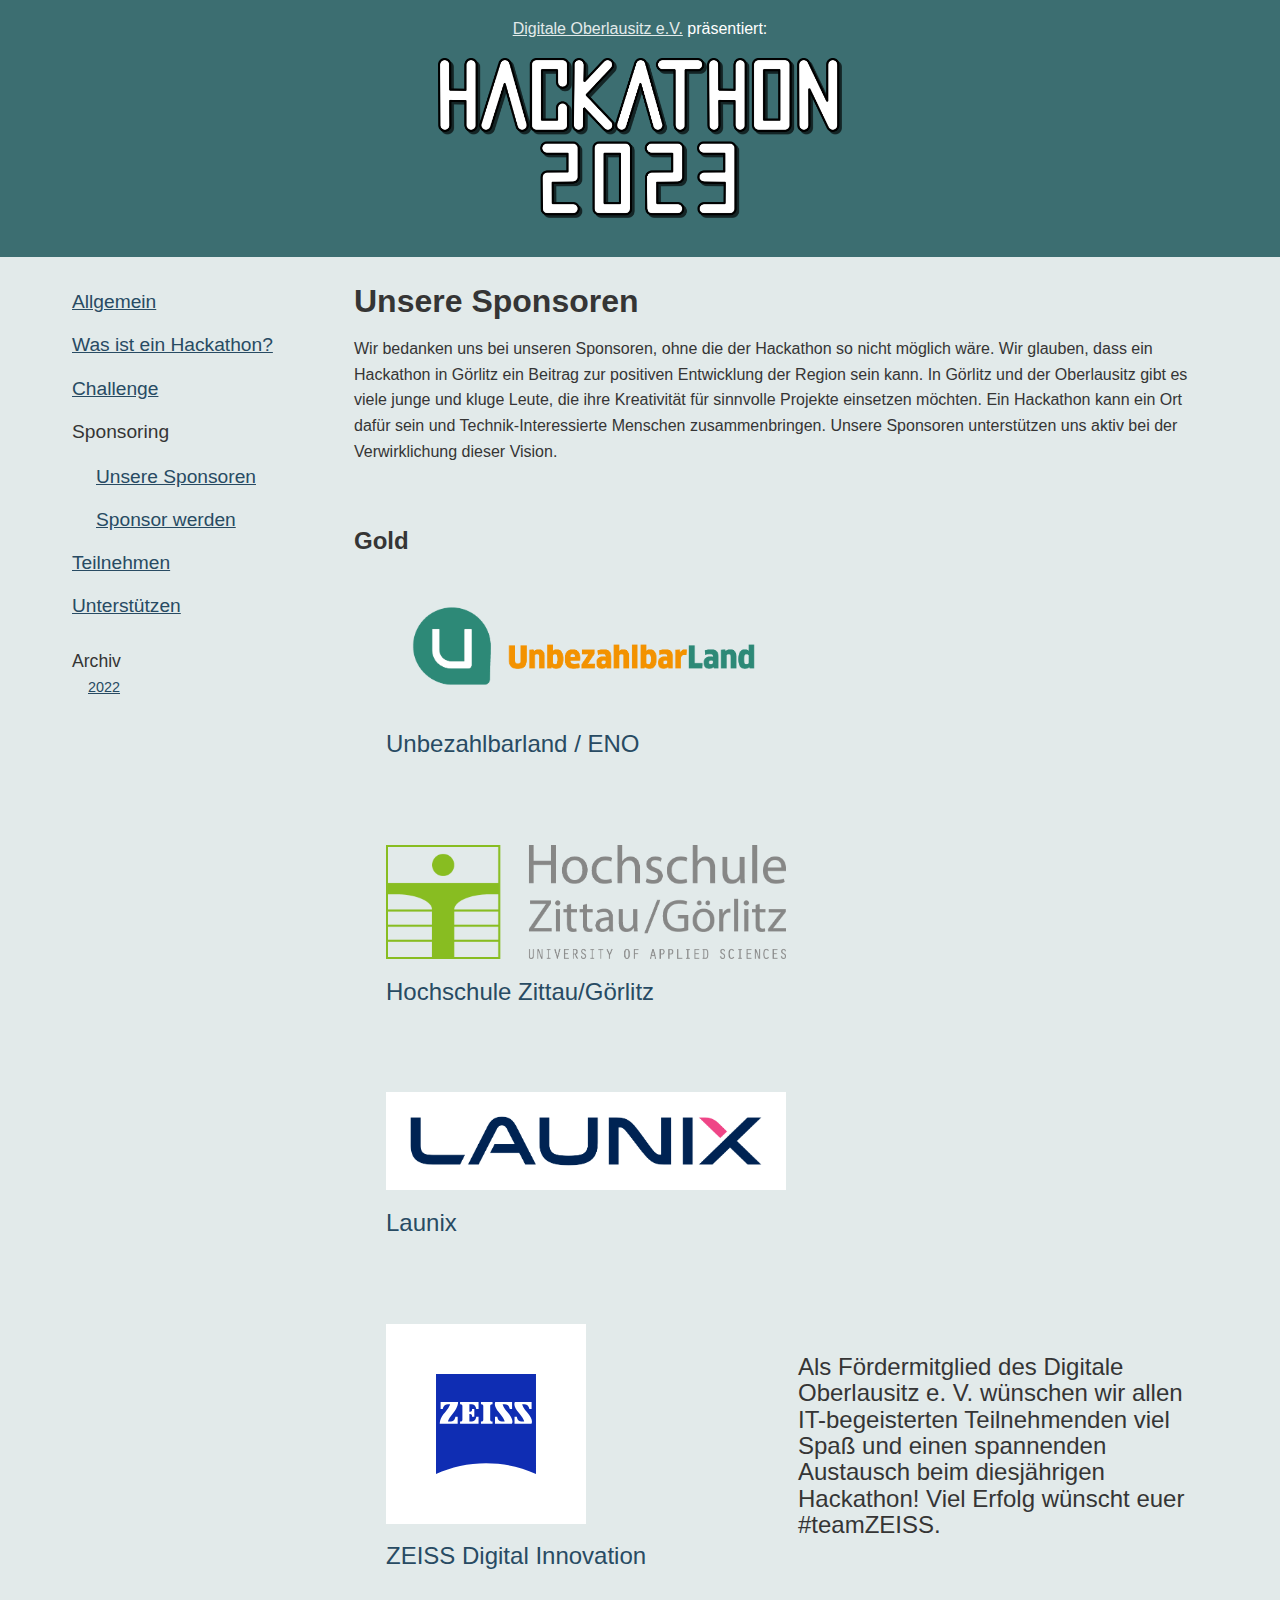
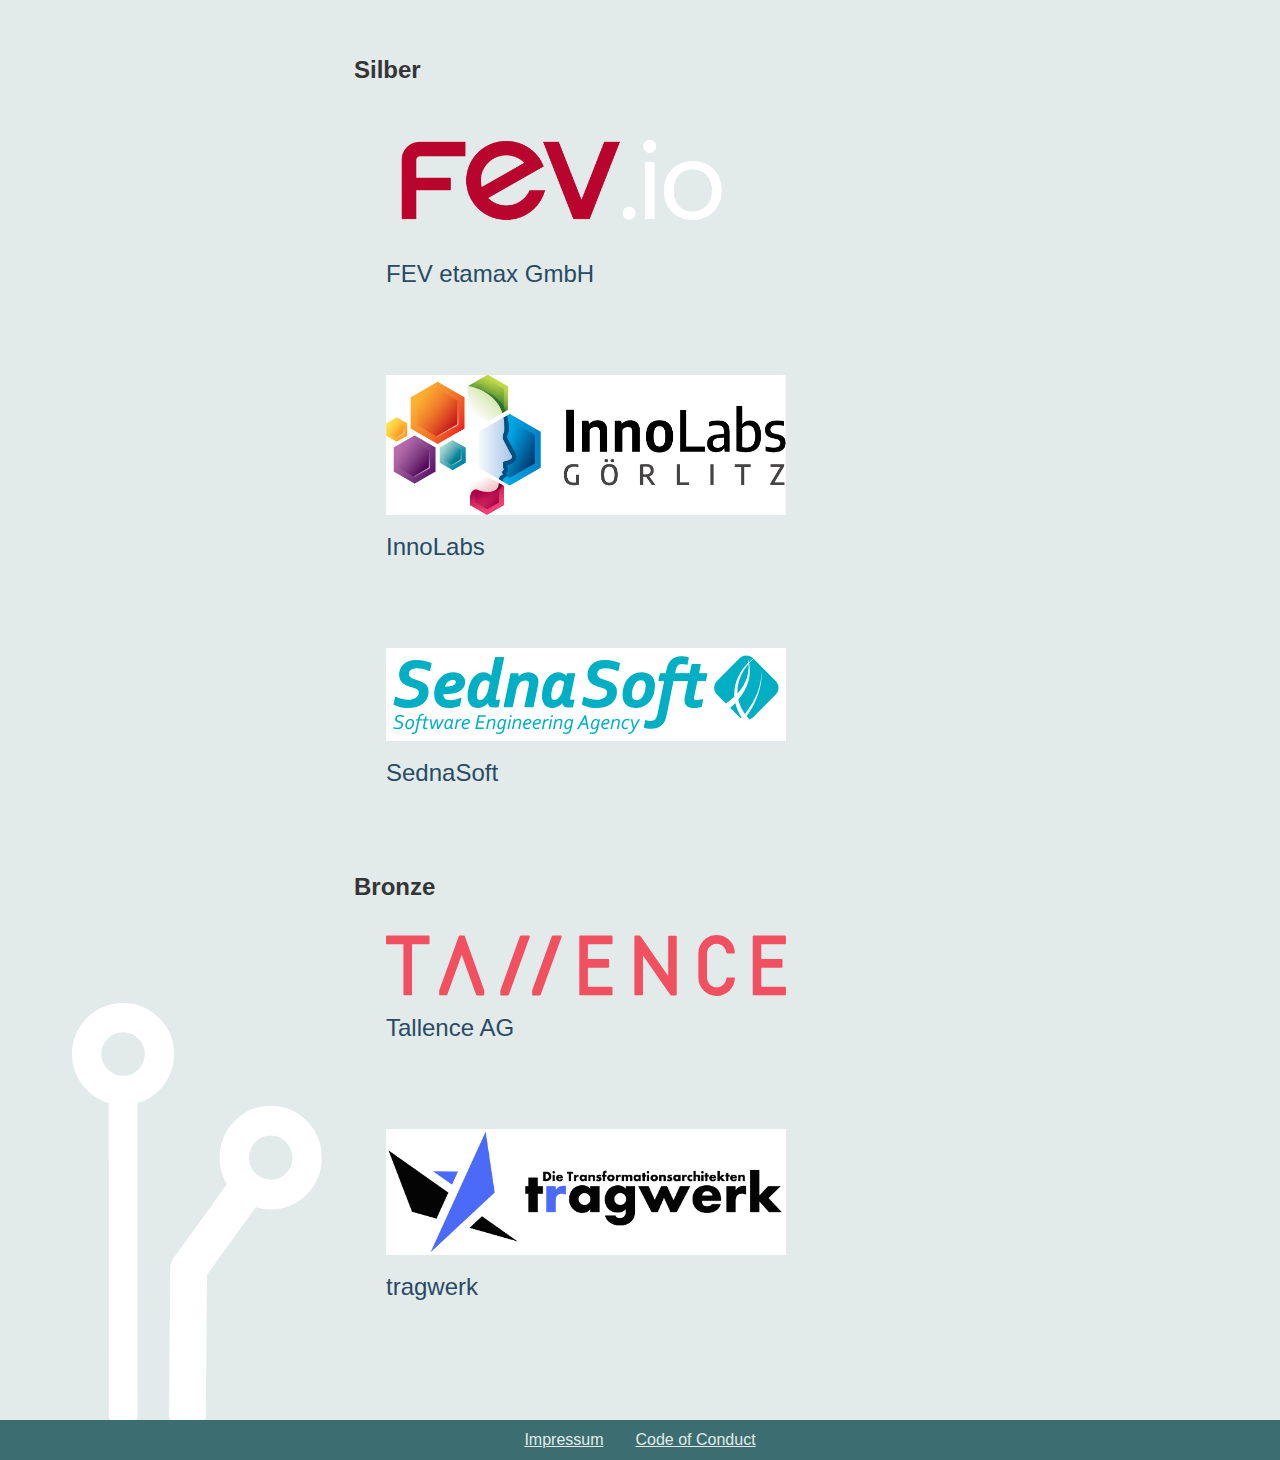
<file: sponsors/index.html>
<!DOCTYPE html><html><head><meta charSet="utf-8"/><meta http-equiv="x-ua-compatible" content="ie=edge"/><meta name="viewport" content="width=device-width, initial-scale=1, shrink-to-fit=no"/><meta name="generator" content="Gatsby 5.12.4"/><style data-href="/styles.32f4fefcc07d02eb0711.css" data-identity="gatsby-global-css">.navbar{background-image:url(/leiterbahnen.svg);background-position:bottom;background-repeat:no-repeat}.navbar ul{margin:0;padding:0}.navbar li{list-style:none;margin-bottom:.3em}.navbar a{display:block;font-size:1.2em;height:2em}.navbar li>p{font-size:1.2em;margin-top:0}.navbar li>ul>li{margin-left:1.5em}.navbar .archive a{font-size:.9em}.navbar .archive p{font-size:1.1em;margin-bottom:0}.navbar .archive ul{margin-left:1em}@font-face{font-display:swap;font-family:Roboto Mono;font-style:normal;font-weight:100;src:local("Roboto Mono Thin "),local("Roboto Mono-Thin"),url(/static/roboto-mono-latin-100-7f7e9cd596438fea4b02e3c9b21a92b5.woff2) format("woff2"),url(/static/roboto-mono-latin-100-da65dcd09cdc4863ece2402e959bfe70.woff) format("woff")}@font-face{font-display:swap;font-family:Roboto Mono;font-style:italic;font-weight:100;src:local("Roboto Mono Thin italic"),local("Roboto Mono-Thinitalic"),url(/static/roboto-mono-latin-100italic-d97850bb044fb5584361aa00e3c596f6.woff2) format("woff2"),url(/static/roboto-mono-latin-100italic-16b1558858fe1064b5af8cc6c1c4dbf3.woff) format("woff")}@font-face{font-display:swap;font-family:Roboto Mono;font-style:normal;font-weight:200;src:local("Roboto Mono Extra Light "),local("Roboto Mono-Extra Light"),url(/static/roboto-mono-latin-200-969a44e1b6fc26105bd6fc5cc0c9a3bd.woff2) format("woff2"),url(/static/roboto-mono-latin-200-640f8692dc49a19f15412c3d3cf7ff2f.woff) format("woff")}@font-face{font-display:swap;font-family:Roboto Mono;font-style:italic;font-weight:200;src:local("Roboto Mono Extra Light italic"),local("Roboto Mono-Extra Lightitalic"),url(/static/roboto-mono-latin-200italic-9216be4e13fe7dbe70efe51c7872b1f0.woff2) format("woff2"),url(/static/roboto-mono-latin-200italic-ca100b2be6274105bb160594a4c984e4.woff) format("woff")}@font-face{font-display:swap;font-family:Roboto Mono;font-style:normal;font-weight:300;src:local("Roboto Mono Light "),local("Roboto Mono-Light"),url(/static/roboto-mono-latin-300-bfe6eaec56c141a0bd7227262d1e249e.woff2) format("woff2"),url(/static/roboto-mono-latin-300-2900d24e7347deaf65cd76c5294d5bc4.woff) format("woff")}@font-face{font-display:swap;font-family:Roboto Mono;font-style:italic;font-weight:300;src:local("Roboto Mono Light italic"),local("Roboto Mono-Lightitalic"),url(/static/roboto-mono-latin-300italic-cc9e42999888377183f88eb10cf2919d.woff2) format("woff2"),url(/static/roboto-mono-latin-300italic-24a9d3bbf9b715214bf5e83e33574b56.woff) format("woff")}@font-face{font-display:swap;font-family:Roboto Mono;font-style:normal;font-weight:400;src:local("Roboto Mono Regular "),local("Roboto Mono-Regular"),url(/static/roboto-mono-latin-400-535bc89d4af715503b01afd761501e58.woff2) format("woff2"),url(/static/roboto-mono-latin-400-498042b7fe9cd07b4fd11a0965093e55.woff) format("woff")}@font-face{font-display:swap;font-family:Roboto Mono;font-style:italic;font-weight:400;src:local("Roboto Mono Regular italic"),local("Roboto Mono-Regularitalic"),url(/static/roboto-mono-latin-400italic-b39a11f9a6107e57a21f0c399cd3218b.woff2) format("woff2"),url(/static/roboto-mono-latin-400italic-1ce08cfde36c0d81af5b60c1a4ab895e.woff) format("woff")}@font-face{font-display:swap;font-family:Roboto Mono;font-style:normal;font-weight:500;src:local("Roboto Mono Medium "),local("Roboto Mono-Medium"),url(/static/roboto-mono-latin-500-c1f17364fee75703a7eefdc41120adcc.woff2) format("woff2"),url(/static/roboto-mono-latin-500-2ed4651232a34d737777674fb9b2dbf7.woff) format("woff")}@font-face{font-display:swap;font-family:Roboto Mono;font-style:italic;font-weight:500;src:local("Roboto Mono Medium italic"),local("Roboto Mono-Mediumitalic"),url(/static/roboto-mono-latin-500italic-51aa168dd4ba03bd83f0a799c11a705d.woff2) format("woff2"),url(/static/roboto-mono-latin-500italic-79f21d796f266ce0ea70e74a7fc7b11b.woff) format("woff")}@font-face{font-display:swap;font-family:Roboto Mono;font-style:normal;font-weight:600;src:local("Roboto Mono SemiBold "),local("Roboto Mono-SemiBold"),url(/static/roboto-mono-latin-600-ff2c5c919a01e9ddda8532d1a8bbb4c9.woff2) format("woff2"),url(/static/roboto-mono-latin-600-bbbf6951525a78fff340f2c42c3ba853.woff) format("woff")}@font-face{font-display:swap;font-family:Roboto Mono;font-style:italic;font-weight:600;src:local("Roboto Mono SemiBold italic"),local("Roboto Mono-SemiBolditalic"),url(/static/roboto-mono-latin-600italic-53b43867955fbecc811a82030cefe8a4.woff2) format("woff2"),url(/static/roboto-mono-latin-600italic-213eedde97d22010287cf492a821e563.woff) format("woff")}@font-face{font-display:swap;font-family:Roboto Mono;font-style:normal;font-weight:700;src:local("Roboto Mono Bold "),local("Roboto Mono-Bold"),url(/static/roboto-mono-latin-700-c5c3959c04004102ea46462160ada846.woff2) format("woff2"),url(/static/roboto-mono-latin-700-eba647ae67ba7dc20f05d588ba823ded.woff) format("woff")}@font-face{font-display:swap;font-family:Roboto Mono;font-style:italic;font-weight:700;src:local("Roboto Mono Bold italic"),local("Roboto Mono-Bolditalic"),url(/static/roboto-mono-latin-700italic-bc628a95b5026af0df2ce793f7d71106.woff2) format("woff2"),url(/static/roboto-mono-latin-700italic-bf4b4e73015a3066da91b7f394a6ff70.woff) format("woff")}:root{--color-light:#fff;--color-light-medium:#e2eaea;--color-medium:#c4d4d4;--color-highlight-medium:#3c6e71;--color-highlight-dark:#284b63;--color-dark:#353535;--color-bg:var(--color-light);--color-bg-content:var(--color-light-medium);--color-font-dark:var(--color-dark);--color-font-light:#fff;--color-link-dark:var(--color-highlight-dark);--color-link-dark-hover:var(--color-dark);--color-link-light:var(--color-light-medium);--color-link-light-hover:var(--color-medium)}html{overflow-y:scroll}body{-webkit-font-smoothing:antialiased;-moz-osx-font-smoothing:grayscale;background-color:var(--color-bg-content);color:var(--color-font-dark);font-family:-apple-system,BlinkMacSystemFont,Segoe UI,Roboto,Oxygen,Ubuntu,Cantarell,Fira Sans,Droid Sans,Helvetica Neue,sans-serif;height:100vh;line-height:160%;margin:0}a{color:var(--color-link-dark)}a:hover{color:var(--color-link-dark-hover)}code{font-family:source-code-pro,Menlo,Monaco,Consolas,Courier New,monospace}h1{margin-top:0}h2,h3,h4,h5,h6{margin-top:2rem}.App{display:flex;flex-direction:column;height:100vh}.dark{background-color:var(--color-highlight-medium);color:var(--color-font-light)}.dark a{color:var(--color-link-light)}.dark a:hover{color:var(--color-link-light-hover)}.header{padding-bottom:var(--common-space)}.title{text-align:center}.title p a{text-decoration:underline}.title a{text-decoration:none}.title #hackathon-logo{height:10em}.content{background-color:var(--color-bg-content);color:var(--color-font-dark);flex-grow:1;padding:var(--common-space)}.Markdown{display:inline-block;height:100%}#hackathon_headline{height:150px}.navbar{margin-left:var(--common-space);margin-top:var(--common-space)}.footer,.footer-content{align-items:center;display:flex}.footer{flex-direction:column;width:100%}.footer-content>a{margin-left:1rem;margin-right:1rem}@media screen and (max-width:800px){.App{--common-space:0.5em}.header{align-items:center;display:flex;flex-direction:column;padding-bottom:var(--common-space);width:100%}.navbar{background:none!important}.footer-content{height:2em}}@media screen and (min-width:800px){.App{--common-space:2em}.header{align-items:center;display:flex;flex-direction:column;width:100%}.main{display:flex;flex-grow:1;margin-left:auto;margin-right:auto;max-width:1200px;width:min(1200px,100%)}.navbar{min-width:250px}.footer-content{height:2.5em}}.SponsoringContractForm{display:grid;grid-template-columns:16rem 1fr}.SponsoringContractForm div{margin:.5rem}.SponsoringContractForm .label{text-align:right}.SponsoringContractForm input,.SponsoringContractForm select,.SponsoringContractForm textarea{width:100%}.SponsoringContractForm button{padding:.5rem}.SponsoringContractForm .ziszoshyfgonpumkyn{position:absolute;right:10000px}@media screen and (max-width:1200px){.sponsor-details{flex-direction:column}}@media screen and (min-width:1200px){.sponsor-details{flex-direction:row}.sponsor-details .greeting-text{align-items:center;display:flex}.sponsor-details .greeting-text p{line-height:1.1em;margin-left:.5em}}.sponsor-details{display:flex;margin-bottom:4em;margin-left:2em}.sponsor-details .sponsor-title{display:block;min-width:400px}.sponsor-details .greeting-text p{margin-top:0}.sponsor-details a{text-decoration:none}.sponsor-details p{font-size:1.5em;margin-top:.5em}.sponsor-details img{max-height:150px;max-width:400px}.sponsor-overview{margin-top:4em}.sponsor-overview h2{margin-bottom:1.5em}</style><style>.gatsby-image-wrapper{position:relative;overflow:hidden}.gatsby-image-wrapper picture.object-fit-polyfill{position:static!important}.gatsby-image-wrapper img{bottom:0;height:100%;left:0;margin:0;max-width:none;padding:0;position:absolute;right:0;top:0;width:100%;object-fit:cover}.gatsby-image-wrapper [data-main-image]{opacity:0;transform:translateZ(0);transition:opacity .25s linear;will-change:opacity}.gatsby-image-wrapper-constrained{display:inline-block;vertical-align:top}</style><noscript><style>.gatsby-image-wrapper noscript [data-main-image]{opacity:1!important}.gatsby-image-wrapper [data-placeholder-image]{opacity:0!important}</style></noscript><script type="module">const e="undefined"!=typeof HTMLImageElement&&"loading"in HTMLImageElement.prototype;e&&document.body.addEventListener("load",(function(e){const t=e.target;if(void 0===t.dataset.mainImage)return;if(void 0===t.dataset.gatsbyImageSsr)return;let a=null,n=t;for(;null===a&&n;)void 0!==n.parentNode.dataset.gatsbyImageWrapper&&(a=n.parentNode),n=n.parentNode;const o=a.querySelector("[data-placeholder-image]"),r=new Image;r.src=t.currentSrc,r.decode().catch((()=>{})).then((()=>{t.style.opacity=1,o&&(o.style.opacity=0,o.style.transition="opacity 500ms linear")}))}),!0);</script><link rel="sitemap" type="application/xml" href="/sitemap-index.xml"/><link rel="icon" href="/favicon-32x32.png?v=abb364b8c35ab5cf0e21416b8a2cde4a" type="image/png"/><link rel="manifest" href="/manifest.webmanifest" crossorigin="anonymous"/><link rel="apple-touch-icon" sizes="48x48" href="/icons/icon-48x48.png?v=abb364b8c35ab5cf0e21416b8a2cde4a"/><link rel="apple-touch-icon" sizes="72x72" href="/icons/icon-72x72.png?v=abb364b8c35ab5cf0e21416b8a2cde4a"/><link rel="apple-touch-icon" sizes="96x96" href="/icons/icon-96x96.png?v=abb364b8c35ab5cf0e21416b8a2cde4a"/><link rel="apple-touch-icon" sizes="144x144" href="/icons/icon-144x144.png?v=abb364b8c35ab5cf0e21416b8a2cde4a"/><link rel="apple-touch-icon" sizes="192x192" href="/icons/icon-192x192.png?v=abb364b8c35ab5cf0e21416b8a2cde4a"/><link rel="apple-touch-icon" sizes="256x256" href="/icons/icon-256x256.png?v=abb364b8c35ab5cf0e21416b8a2cde4a"/><link rel="apple-touch-icon" sizes="384x384" href="/icons/icon-384x384.png?v=abb364b8c35ab5cf0e21416b8a2cde4a"/><link rel="apple-touch-icon" sizes="512x512" href="/icons/icon-512x512.png?v=abb364b8c35ab5cf0e21416b8a2cde4a"/><title data-gatsby-head="true">Unsere Sponsoren</title></head><body><div id="___gatsby"><div style="outline:none" tabindex="-1" id="gatsby-focus-wrapper"><div class="App"><div class="header dark"><div class="title"><p><a href="https://www.digitale-oberlausitz.eu">Digitale Oberlausitz e.V.</a> präsentiert:</p><a href="/"><img id="hackathon-logo" alt="Hackathon 2023 Home" src="/hackathon2023-schriftzug.svg"/></a></div></div><div class="main"><div class="navbar"><ul><li><a href="/">Allgemein</a></li><li><a href="/what-is-a-hackathon/">Was ist ein Hackathon?</a></li><li><a href="/challenges/">Challenge</a></li><li><p>Sponsoring</p><ul><li><a aria-current="page" class="" href="/sponsors/">Unsere Sponsoren</a></li><li><a href="/sponsoring/">Sponsor werden</a></li></ul></li><li><a href="/participate/">Teilnehmen</a></li><li><a href="/support/">Unterstützen</a></li></ul><div class="archive"><p>Archiv</p><ul><li><a href="https://hackathon2022.digitale-oberlausitz.eu">2022</a></li></ul></div></div><main class="content"><h1>Unsere Sponsoren</h1>
<p>Wir bedanken uns bei unseren Sponsoren, ohne die der Hackathon so nicht möglich wäre.
Wir glauben, dass ein Hackathon in Görlitz ein Beitrag zur positiven Entwicklung der Region sein kann.
In Görlitz und der Oberlausitz gibt es viele junge und kluge Leute, die ihre Kreativität für
sinnvolle Projekte einsetzen möchten. Ein Hackathon kann ein Ort dafür sein und Technik-Interessierte Menschen
zusammenbringen.
Unsere Sponsoren unterstützen uns aktiv bei der Verwirklichung dieser Vision.</p><div class="sponsor-overview"><h2>Gold</h2><div class="sponsor-details"><div class="sponsor-title"><a href="https://unbezahlbar.land/" title="Unbezahlbarland / ENO"><img alt="Logo Unbezahlbarland / ENO" src="/logo_ubl.png"/><p>Unbezahlbarland / ENO</p></a></div></div><div class="sponsor-details"><div class="sponsor-title"><a href="https://www.hszg.de/" title="Hochschule Zittau/Görlitz"><img alt="Logo Hochschule Zittau/Görlitz" src="/logo_hszg.png"/><p>Hochschule Zittau/Görlitz</p></a></div></div><div class="sponsor-details"><div class="sponsor-title"><a href="https://launix.de/" title="Launix"><img alt="Logo Launix" src="/logo_launix.png"/><p>Launix</p></a></div></div><div class="sponsor-details"><div class="sponsor-title"><a href="https://www.zeiss.de/digital-innovation" title="ZEISS Digital Innovation"><img style="max-width:500px;max-height:500px;height:200px;width:200px" alt="Logo ZEISS Digital Innovation" src="/logo_zeiss.svg"/><p>ZEISS Digital Innovation</p></a></div><div class="greeting-text"><p>Als Fördermitglied des Digitale Oberlausitz e. V. wünschen wir allen IT-begeisterten Teilnehmenden viel Spaß und einen spannenden Austausch beim diesjährigen Hackathon! Viel Erfolg wünscht euer #teamZEISS.</p></div></div><h2>Silber</h2><div class="sponsor-details"><div class="sponsor-title"><a href="https://www.etamax.de/" title="FEV etamax GmbH"><img alt="Logo FEV etamax GmbH" src="/logo_fev.png"/><p>FEV etamax GmbH</p></a></div></div><div class="sponsor-details"><div class="sponsor-title"><a href="https://www.innolabs-goerlitz.de" title="InnoLabs"><img alt="Logo InnoLabs" src="/logo_innolabs.svg"/><p>InnoLabs</p></a></div></div><div class="sponsor-details"><div class="sponsor-title"><a href="https://sedna-soft.de/" title="SednaSoft"><img alt="Logo SednaSoft" src="/logo_sednasoft.svg"/><p>SednaSoft</p></a></div></div><h2>Bronze</h2><div class="sponsor-details"><div class="sponsor-title"><a href="https://www.tallence.com" title="Tallence AG"><img alt="Logo Tallence AG" src="/logo_tallence.svg"/><p>Tallence AG</p></a></div></div><div class="sponsor-details"><div class="sponsor-title"><a href="https://tragwerk-goerlitz.de/" title="tragwerk"><img alt="Logo tragwerk" src="/logo_tragwerk.jpg"/><p>tragwerk</p></a></div></div></div></main></div><div class="footer dark"><div class="footer-content"><a href="/impressum/">Impressum</a><a href="/code-of-conduct/">Code of Conduct</a></div></div></div></div><div id="gatsby-announcer" style="position:absolute;top:0;width:1px;height:1px;padding:0;overflow:hidden;clip:rect(0, 0, 0, 0);white-space:nowrap;border:0" aria-live="assertive" aria-atomic="true"></div></div><script id="gatsby-script-loader">/*<![CDATA[*/window.pagePath="/sponsors/";/*]]>*/</script><!-- slice-start id="_gatsby-scripts-1" -->
          <script
            id="gatsby-chunk-mapping"
          >
            window.___chunkMapping="{\"app\":[\"/app-ab08988e958911e947ce.js\"],\"component---src-pages-404-tsx\":[\"/component---src-pages-404-tsx-eeb9b9e1030da69687a2.js\"],\"component---src-pages-markdown-remark-frontmatter-slug-tsx\":[\"/component---src-pages-markdown-remark-frontmatter-slug-tsx-869ce36609fd9b91edef.js\"],\"component---src-pages-sponsoring-tsx\":[\"/component---src-pages-sponsoring-tsx-2167eff42ae04c4696bc.js\"],\"component---src-pages-sponsors-tsx\":[\"/component---src-pages-sponsors-tsx-617015650039be671b4e.js\"]}";
          </script>
        <script>window.___webpackCompilationHash="4fb210eb70369accda77";</script><script src="/webpack-runtime-862d49ee075df4760e46.js" async></script><script src="/framework-be363babb05343732aa1.js" async></script><script src="/app-ab08988e958911e947ce.js" async></script><!-- slice-end id="_gatsby-scripts-1" --></body></html>
</file>
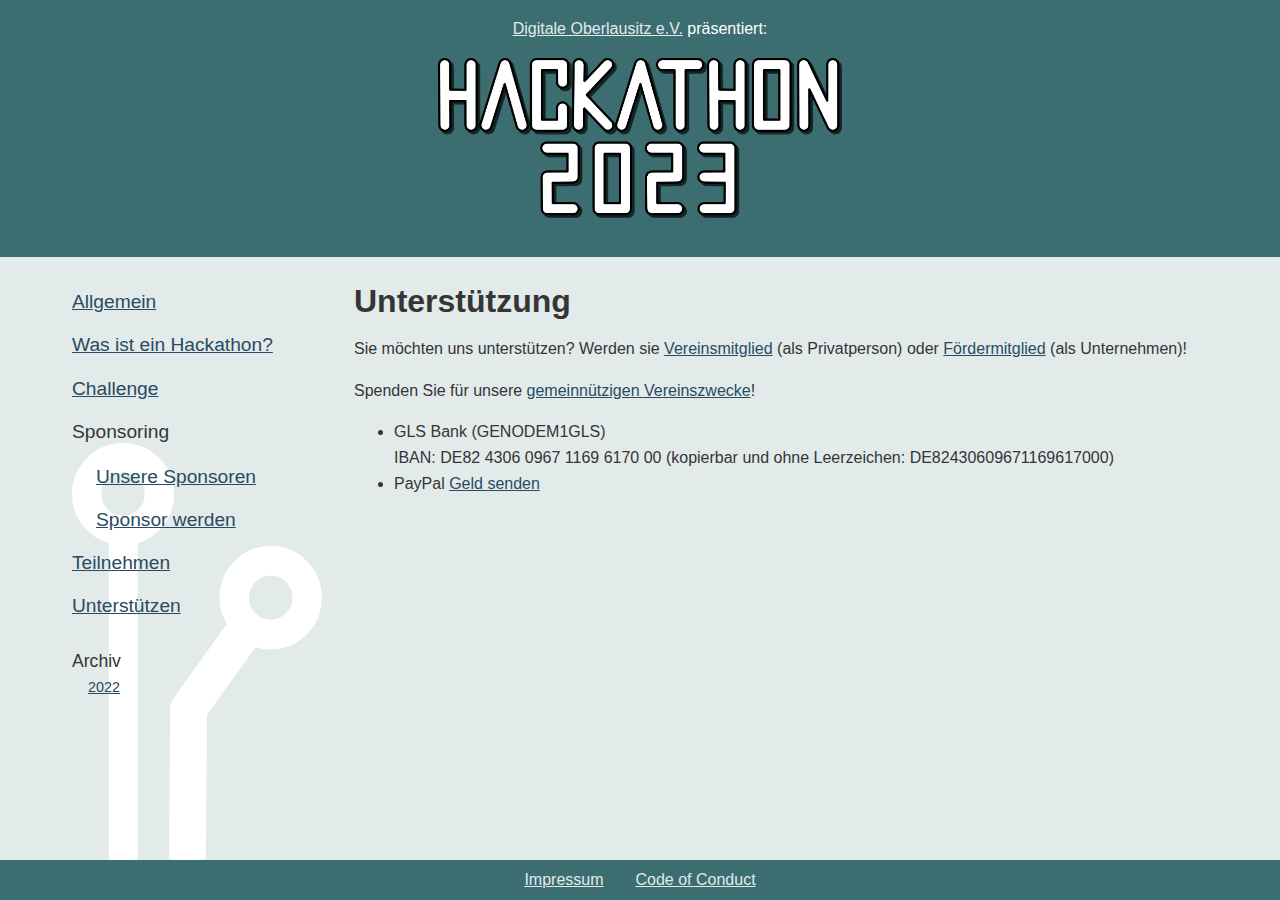
<file: support/index.html>
<!DOCTYPE html><html><head><meta charSet="utf-8"/><meta http-equiv="x-ua-compatible" content="ie=edge"/><meta name="viewport" content="width=device-width, initial-scale=1, shrink-to-fit=no"/><meta name="generator" content="Gatsby 5.12.4"/><style data-href="/styles.32f4fefcc07d02eb0711.css" data-identity="gatsby-global-css">.navbar{background-image:url(/leiterbahnen.svg);background-position:bottom;background-repeat:no-repeat}.navbar ul{margin:0;padding:0}.navbar li{list-style:none;margin-bottom:.3em}.navbar a{display:block;font-size:1.2em;height:2em}.navbar li>p{font-size:1.2em;margin-top:0}.navbar li>ul>li{margin-left:1.5em}.navbar .archive a{font-size:.9em}.navbar .archive p{font-size:1.1em;margin-bottom:0}.navbar .archive ul{margin-left:1em}@font-face{font-display:swap;font-family:Roboto Mono;font-style:normal;font-weight:100;src:local("Roboto Mono Thin "),local("Roboto Mono-Thin"),url(/static/roboto-mono-latin-100-7f7e9cd596438fea4b02e3c9b21a92b5.woff2) format("woff2"),url(/static/roboto-mono-latin-100-da65dcd09cdc4863ece2402e959bfe70.woff) format("woff")}@font-face{font-display:swap;font-family:Roboto Mono;font-style:italic;font-weight:100;src:local("Roboto Mono Thin italic"),local("Roboto Mono-Thinitalic"),url(/static/roboto-mono-latin-100italic-d97850bb044fb5584361aa00e3c596f6.woff2) format("woff2"),url(/static/roboto-mono-latin-100italic-16b1558858fe1064b5af8cc6c1c4dbf3.woff) format("woff")}@font-face{font-display:swap;font-family:Roboto Mono;font-style:normal;font-weight:200;src:local("Roboto Mono Extra Light "),local("Roboto Mono-Extra Light"),url(/static/roboto-mono-latin-200-969a44e1b6fc26105bd6fc5cc0c9a3bd.woff2) format("woff2"),url(/static/roboto-mono-latin-200-640f8692dc49a19f15412c3d3cf7ff2f.woff) format("woff")}@font-face{font-display:swap;font-family:Roboto Mono;font-style:italic;font-weight:200;src:local("Roboto Mono Extra Light italic"),local("Roboto Mono-Extra Lightitalic"),url(/static/roboto-mono-latin-200italic-9216be4e13fe7dbe70efe51c7872b1f0.woff2) format("woff2"),url(/static/roboto-mono-latin-200italic-ca100b2be6274105bb160594a4c984e4.woff) format("woff")}@font-face{font-display:swap;font-family:Roboto Mono;font-style:normal;font-weight:300;src:local("Roboto Mono Light "),local("Roboto Mono-Light"),url(/static/roboto-mono-latin-300-bfe6eaec56c141a0bd7227262d1e249e.woff2) format("woff2"),url(/static/roboto-mono-latin-300-2900d24e7347deaf65cd76c5294d5bc4.woff) format("woff")}@font-face{font-display:swap;font-family:Roboto Mono;font-style:italic;font-weight:300;src:local("Roboto Mono Light italic"),local("Roboto Mono-Lightitalic"),url(/static/roboto-mono-latin-300italic-cc9e42999888377183f88eb10cf2919d.woff2) format("woff2"),url(/static/roboto-mono-latin-300italic-24a9d3bbf9b715214bf5e83e33574b56.woff) format("woff")}@font-face{font-display:swap;font-family:Roboto Mono;font-style:normal;font-weight:400;src:local("Roboto Mono Regular "),local("Roboto Mono-Regular"),url(/static/roboto-mono-latin-400-535bc89d4af715503b01afd761501e58.woff2) format("woff2"),url(/static/roboto-mono-latin-400-498042b7fe9cd07b4fd11a0965093e55.woff) format("woff")}@font-face{font-display:swap;font-family:Roboto Mono;font-style:italic;font-weight:400;src:local("Roboto Mono Regular italic"),local("Roboto Mono-Regularitalic"),url(/static/roboto-mono-latin-400italic-b39a11f9a6107e57a21f0c399cd3218b.woff2) format("woff2"),url(/static/roboto-mono-latin-400italic-1ce08cfde36c0d81af5b60c1a4ab895e.woff) format("woff")}@font-face{font-display:swap;font-family:Roboto Mono;font-style:normal;font-weight:500;src:local("Roboto Mono Medium "),local("Roboto Mono-Medium"),url(/static/roboto-mono-latin-500-c1f17364fee75703a7eefdc41120adcc.woff2) format("woff2"),url(/static/roboto-mono-latin-500-2ed4651232a34d737777674fb9b2dbf7.woff) format("woff")}@font-face{font-display:swap;font-family:Roboto Mono;font-style:italic;font-weight:500;src:local("Roboto Mono Medium italic"),local("Roboto Mono-Mediumitalic"),url(/static/roboto-mono-latin-500italic-51aa168dd4ba03bd83f0a799c11a705d.woff2) format("woff2"),url(/static/roboto-mono-latin-500italic-79f21d796f266ce0ea70e74a7fc7b11b.woff) format("woff")}@font-face{font-display:swap;font-family:Roboto Mono;font-style:normal;font-weight:600;src:local("Roboto Mono SemiBold "),local("Roboto Mono-SemiBold"),url(/static/roboto-mono-latin-600-ff2c5c919a01e9ddda8532d1a8bbb4c9.woff2) format("woff2"),url(/static/roboto-mono-latin-600-bbbf6951525a78fff340f2c42c3ba853.woff) format("woff")}@font-face{font-display:swap;font-family:Roboto Mono;font-style:italic;font-weight:600;src:local("Roboto Mono SemiBold italic"),local("Roboto Mono-SemiBolditalic"),url(/static/roboto-mono-latin-600italic-53b43867955fbecc811a82030cefe8a4.woff2) format("woff2"),url(/static/roboto-mono-latin-600italic-213eedde97d22010287cf492a821e563.woff) format("woff")}@font-face{font-display:swap;font-family:Roboto Mono;font-style:normal;font-weight:700;src:local("Roboto Mono Bold "),local("Roboto Mono-Bold"),url(/static/roboto-mono-latin-700-c5c3959c04004102ea46462160ada846.woff2) format("woff2"),url(/static/roboto-mono-latin-700-eba647ae67ba7dc20f05d588ba823ded.woff) format("woff")}@font-face{font-display:swap;font-family:Roboto Mono;font-style:italic;font-weight:700;src:local("Roboto Mono Bold italic"),local("Roboto Mono-Bolditalic"),url(/static/roboto-mono-latin-700italic-bc628a95b5026af0df2ce793f7d71106.woff2) format("woff2"),url(/static/roboto-mono-latin-700italic-bf4b4e73015a3066da91b7f394a6ff70.woff) format("woff")}:root{--color-light:#fff;--color-light-medium:#e2eaea;--color-medium:#c4d4d4;--color-highlight-medium:#3c6e71;--color-highlight-dark:#284b63;--color-dark:#353535;--color-bg:var(--color-light);--color-bg-content:var(--color-light-medium);--color-font-dark:var(--color-dark);--color-font-light:#fff;--color-link-dark:var(--color-highlight-dark);--color-link-dark-hover:var(--color-dark);--color-link-light:var(--color-light-medium);--color-link-light-hover:var(--color-medium)}html{overflow-y:scroll}body{-webkit-font-smoothing:antialiased;-moz-osx-font-smoothing:grayscale;background-color:var(--color-bg-content);color:var(--color-font-dark);font-family:-apple-system,BlinkMacSystemFont,Segoe UI,Roboto,Oxygen,Ubuntu,Cantarell,Fira Sans,Droid Sans,Helvetica Neue,sans-serif;height:100vh;line-height:160%;margin:0}a{color:var(--color-link-dark)}a:hover{color:var(--color-link-dark-hover)}code{font-family:source-code-pro,Menlo,Monaco,Consolas,Courier New,monospace}h1{margin-top:0}h2,h3,h4,h5,h6{margin-top:2rem}.App{display:flex;flex-direction:column;height:100vh}.dark{background-color:var(--color-highlight-medium);color:var(--color-font-light)}.dark a{color:var(--color-link-light)}.dark a:hover{color:var(--color-link-light-hover)}.header{padding-bottom:var(--common-space)}.title{text-align:center}.title p a{text-decoration:underline}.title a{text-decoration:none}.title #hackathon-logo{height:10em}.content{background-color:var(--color-bg-content);color:var(--color-font-dark);flex-grow:1;padding:var(--common-space)}.Markdown{display:inline-block;height:100%}#hackathon_headline{height:150px}.navbar{margin-left:var(--common-space);margin-top:var(--common-space)}.footer,.footer-content{align-items:center;display:flex}.footer{flex-direction:column;width:100%}.footer-content>a{margin-left:1rem;margin-right:1rem}@media screen and (max-width:800px){.App{--common-space:0.5em}.header{align-items:center;display:flex;flex-direction:column;padding-bottom:var(--common-space);width:100%}.navbar{background:none!important}.footer-content{height:2em}}@media screen and (min-width:800px){.App{--common-space:2em}.header{align-items:center;display:flex;flex-direction:column;width:100%}.main{display:flex;flex-grow:1;margin-left:auto;margin-right:auto;max-width:1200px;width:min(1200px,100%)}.navbar{min-width:250px}.footer-content{height:2.5em}}.SponsoringContractForm{display:grid;grid-template-columns:16rem 1fr}.SponsoringContractForm div{margin:.5rem}.SponsoringContractForm .label{text-align:right}.SponsoringContractForm input,.SponsoringContractForm select,.SponsoringContractForm textarea{width:100%}.SponsoringContractForm button{padding:.5rem}.SponsoringContractForm .ziszoshyfgonpumkyn{position:absolute;right:10000px}@media screen and (max-width:1200px){.sponsor-details{flex-direction:column}}@media screen and (min-width:1200px){.sponsor-details{flex-direction:row}.sponsor-details .greeting-text{align-items:center;display:flex}.sponsor-details .greeting-text p{line-height:1.1em;margin-left:.5em}}.sponsor-details{display:flex;margin-bottom:4em;margin-left:2em}.sponsor-details .sponsor-title{display:block;min-width:400px}.sponsor-details .greeting-text p{margin-top:0}.sponsor-details a{text-decoration:none}.sponsor-details p{font-size:1.5em;margin-top:.5em}.sponsor-details img{max-height:150px;max-width:400px}.sponsor-overview{margin-top:4em}.sponsor-overview h2{margin-bottom:1.5em}</style><style>.gatsby-image-wrapper{position:relative;overflow:hidden}.gatsby-image-wrapper picture.object-fit-polyfill{position:static!important}.gatsby-image-wrapper img{bottom:0;height:100%;left:0;margin:0;max-width:none;padding:0;position:absolute;right:0;top:0;width:100%;object-fit:cover}.gatsby-image-wrapper [data-main-image]{opacity:0;transform:translateZ(0);transition:opacity .25s linear;will-change:opacity}.gatsby-image-wrapper-constrained{display:inline-block;vertical-align:top}</style><noscript><style>.gatsby-image-wrapper noscript [data-main-image]{opacity:1!important}.gatsby-image-wrapper [data-placeholder-image]{opacity:0!important}</style></noscript><script type="module">const e="undefined"!=typeof HTMLImageElement&&"loading"in HTMLImageElement.prototype;e&&document.body.addEventListener("load",(function(e){const t=e.target;if(void 0===t.dataset.mainImage)return;if(void 0===t.dataset.gatsbyImageSsr)return;let a=null,n=t;for(;null===a&&n;)void 0!==n.parentNode.dataset.gatsbyImageWrapper&&(a=n.parentNode),n=n.parentNode;const o=a.querySelector("[data-placeholder-image]"),r=new Image;r.src=t.currentSrc,r.decode().catch((()=>{})).then((()=>{t.style.opacity=1,o&&(o.style.opacity=0,o.style.transition="opacity 500ms linear")}))}),!0);</script><link rel="sitemap" type="application/xml" href="/sitemap-index.xml"/><link rel="icon" href="/favicon-32x32.png?v=abb364b8c35ab5cf0e21416b8a2cde4a" type="image/png"/><link rel="manifest" href="/manifest.webmanifest" crossorigin="anonymous"/><link rel="apple-touch-icon" sizes="48x48" href="/icons/icon-48x48.png?v=abb364b8c35ab5cf0e21416b8a2cde4a"/><link rel="apple-touch-icon" sizes="72x72" href="/icons/icon-72x72.png?v=abb364b8c35ab5cf0e21416b8a2cde4a"/><link rel="apple-touch-icon" sizes="96x96" href="/icons/icon-96x96.png?v=abb364b8c35ab5cf0e21416b8a2cde4a"/><link rel="apple-touch-icon" sizes="144x144" href="/icons/icon-144x144.png?v=abb364b8c35ab5cf0e21416b8a2cde4a"/><link rel="apple-touch-icon" sizes="192x192" href="/icons/icon-192x192.png?v=abb364b8c35ab5cf0e21416b8a2cde4a"/><link rel="apple-touch-icon" sizes="256x256" href="/icons/icon-256x256.png?v=abb364b8c35ab5cf0e21416b8a2cde4a"/><link rel="apple-touch-icon" sizes="384x384" href="/icons/icon-384x384.png?v=abb364b8c35ab5cf0e21416b8a2cde4a"/><link rel="apple-touch-icon" sizes="512x512" href="/icons/icon-512x512.png?v=abb364b8c35ab5cf0e21416b8a2cde4a"/><title data-gatsby-head="true">Unterstützen</title></head><body><div id="___gatsby"><div style="outline:none" tabindex="-1" id="gatsby-focus-wrapper"><div class="App"><div class="header dark"><div class="title"><p><a href="https://www.digitale-oberlausitz.eu">Digitale Oberlausitz e.V.</a> präsentiert:</p><a href="/"><img id="hackathon-logo" alt="Hackathon 2023 Home" src="/hackathon2023-schriftzug.svg"/></a></div></div><div class="main"><div class="navbar"><ul><li><a href="/">Allgemein</a></li><li><a href="/what-is-a-hackathon/">Was ist ein Hackathon?</a></li><li><a href="/challenges/">Challenge</a></li><li><p>Sponsoring</p><ul><li><a href="/sponsors/">Unsere Sponsoren</a></li><li><a href="/sponsoring/">Sponsor werden</a></li></ul></li><li><a href="/participate/">Teilnehmen</a></li><li><a aria-current="page" class="" href="/support/">Unterstützen</a></li></ul><div class="archive"><p>Archiv</p><ul><li><a href="https://hackathon2022.digitale-oberlausitz.eu">2022</a></li></ul></div></div><main class="content"><div><h1>Unterstützung</h1>
<p>Sie möchten uns unterstützen? Werden sie <a href="https://digitale-oberlausitz.eu/mitmachen">Vereinsmitglied</a> (als Privatperson)
oder <a href="https://digitale-oberlausitz.eu/foerdermitglieder">Fördermitglied</a> (als Unternehmen)!</p>
<p>Spenden Sie für unsere <a href="https://digitale-oberlausitz.eu/verein">gemeinnützigen Vereinszwecke</a>!</p>
<ul>
<li>GLS Bank (GENODEM1GLS)<br>
IBAN: DE82 4306 0967 1169 6170 00 (kopierbar und ohne Leerzeichen: DE82430609671169617000)</li>
<li>PayPal <a href="https://paypal.me/doev">Geld senden</a></li>
</ul></div></main></div><div class="footer dark"><div class="footer-content"><a href="/impressum/">Impressum</a><a href="/code-of-conduct/">Code of Conduct</a></div></div></div></div><div id="gatsby-announcer" style="position:absolute;top:0;width:1px;height:1px;padding:0;overflow:hidden;clip:rect(0, 0, 0, 0);white-space:nowrap;border:0" aria-live="assertive" aria-atomic="true"></div></div><script id="gatsby-script-loader">/*<![CDATA[*/window.pagePath="/support/";/*]]>*/</script><!-- slice-start id="_gatsby-scripts-1" -->
          <script
            id="gatsby-chunk-mapping"
          >
            window.___chunkMapping="{\"app\":[\"/app-ab08988e958911e947ce.js\"],\"component---src-pages-404-tsx\":[\"/component---src-pages-404-tsx-eeb9b9e1030da69687a2.js\"],\"component---src-pages-markdown-remark-frontmatter-slug-tsx\":[\"/component---src-pages-markdown-remark-frontmatter-slug-tsx-869ce36609fd9b91edef.js\"],\"component---src-pages-sponsoring-tsx\":[\"/component---src-pages-sponsoring-tsx-2167eff42ae04c4696bc.js\"],\"component---src-pages-sponsors-tsx\":[\"/component---src-pages-sponsors-tsx-617015650039be671b4e.js\"]}";
          </script>
        <script>window.___webpackCompilationHash="4fb210eb70369accda77";</script><script src="/webpack-runtime-862d49ee075df4760e46.js" async></script><script src="/framework-be363babb05343732aa1.js" async></script><script src="/app-ab08988e958911e947ce.js" async></script><!-- slice-end id="_gatsby-scripts-1" --></body></html>
</file>
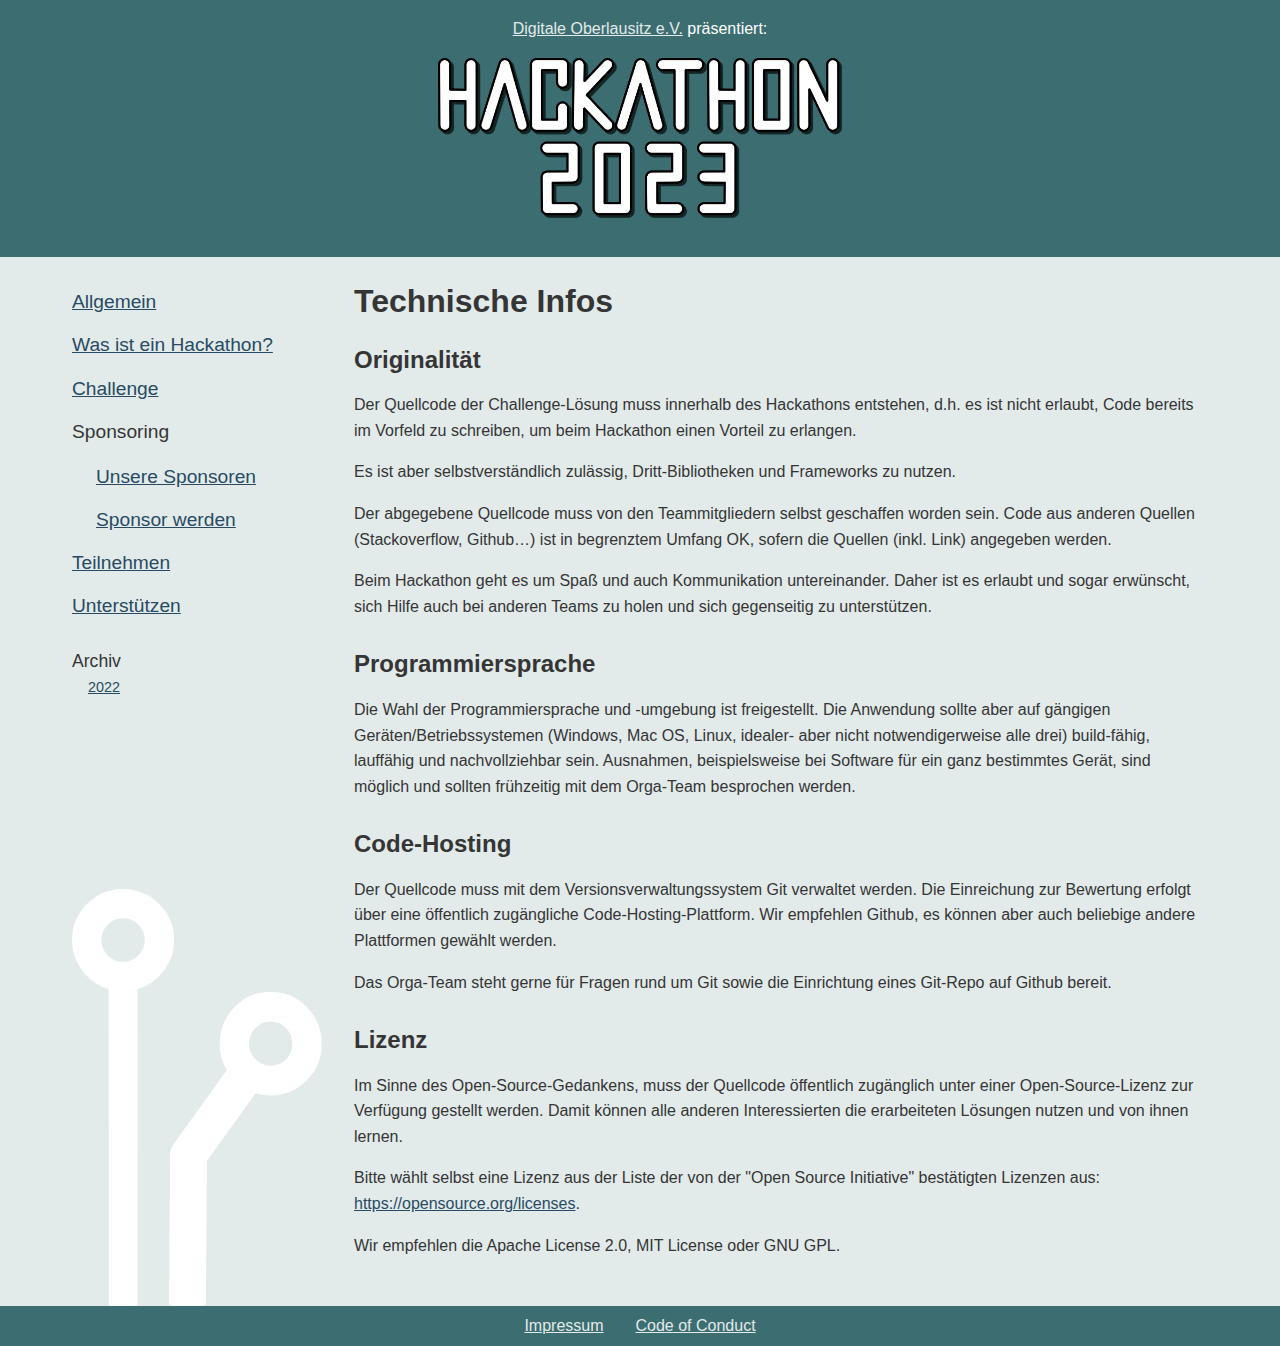
<file: techinfo/index.html>
<!DOCTYPE html><html><head><meta charSet="utf-8"/><meta http-equiv="x-ua-compatible" content="ie=edge"/><meta name="viewport" content="width=device-width, initial-scale=1, shrink-to-fit=no"/><meta name="generator" content="Gatsby 5.12.4"/><style data-href="/styles.32f4fefcc07d02eb0711.css" data-identity="gatsby-global-css">.navbar{background-image:url(/leiterbahnen.svg);background-position:bottom;background-repeat:no-repeat}.navbar ul{margin:0;padding:0}.navbar li{list-style:none;margin-bottom:.3em}.navbar a{display:block;font-size:1.2em;height:2em}.navbar li>p{font-size:1.2em;margin-top:0}.navbar li>ul>li{margin-left:1.5em}.navbar .archive a{font-size:.9em}.navbar .archive p{font-size:1.1em;margin-bottom:0}.navbar .archive ul{margin-left:1em}@font-face{font-display:swap;font-family:Roboto Mono;font-style:normal;font-weight:100;src:local("Roboto Mono Thin "),local("Roboto Mono-Thin"),url(/static/roboto-mono-latin-100-7f7e9cd596438fea4b02e3c9b21a92b5.woff2) format("woff2"),url(/static/roboto-mono-latin-100-da65dcd09cdc4863ece2402e959bfe70.woff) format("woff")}@font-face{font-display:swap;font-family:Roboto Mono;font-style:italic;font-weight:100;src:local("Roboto Mono Thin italic"),local("Roboto Mono-Thinitalic"),url(/static/roboto-mono-latin-100italic-d97850bb044fb5584361aa00e3c596f6.woff2) format("woff2"),url(/static/roboto-mono-latin-100italic-16b1558858fe1064b5af8cc6c1c4dbf3.woff) format("woff")}@font-face{font-display:swap;font-family:Roboto Mono;font-style:normal;font-weight:200;src:local("Roboto Mono Extra Light "),local("Roboto Mono-Extra Light"),url(/static/roboto-mono-latin-200-969a44e1b6fc26105bd6fc5cc0c9a3bd.woff2) format("woff2"),url(/static/roboto-mono-latin-200-640f8692dc49a19f15412c3d3cf7ff2f.woff) format("woff")}@font-face{font-display:swap;font-family:Roboto Mono;font-style:italic;font-weight:200;src:local("Roboto Mono Extra Light italic"),local("Roboto Mono-Extra Lightitalic"),url(/static/roboto-mono-latin-200italic-9216be4e13fe7dbe70efe51c7872b1f0.woff2) format("woff2"),url(/static/roboto-mono-latin-200italic-ca100b2be6274105bb160594a4c984e4.woff) format("woff")}@font-face{font-display:swap;font-family:Roboto Mono;font-style:normal;font-weight:300;src:local("Roboto Mono Light "),local("Roboto Mono-Light"),url(/static/roboto-mono-latin-300-bfe6eaec56c141a0bd7227262d1e249e.woff2) format("woff2"),url(/static/roboto-mono-latin-300-2900d24e7347deaf65cd76c5294d5bc4.woff) format("woff")}@font-face{font-display:swap;font-family:Roboto Mono;font-style:italic;font-weight:300;src:local("Roboto Mono Light italic"),local("Roboto Mono-Lightitalic"),url(/static/roboto-mono-latin-300italic-cc9e42999888377183f88eb10cf2919d.woff2) format("woff2"),url(/static/roboto-mono-latin-300italic-24a9d3bbf9b715214bf5e83e33574b56.woff) format("woff")}@font-face{font-display:swap;font-family:Roboto Mono;font-style:normal;font-weight:400;src:local("Roboto Mono Regular "),local("Roboto Mono-Regular"),url(/static/roboto-mono-latin-400-535bc89d4af715503b01afd761501e58.woff2) format("woff2"),url(/static/roboto-mono-latin-400-498042b7fe9cd07b4fd11a0965093e55.woff) format("woff")}@font-face{font-display:swap;font-family:Roboto Mono;font-style:italic;font-weight:400;src:local("Roboto Mono Regular italic"),local("Roboto Mono-Regularitalic"),url(/static/roboto-mono-latin-400italic-b39a11f9a6107e57a21f0c399cd3218b.woff2) format("woff2"),url(/static/roboto-mono-latin-400italic-1ce08cfde36c0d81af5b60c1a4ab895e.woff) format("woff")}@font-face{font-display:swap;font-family:Roboto Mono;font-style:normal;font-weight:500;src:local("Roboto Mono Medium "),local("Roboto Mono-Medium"),url(/static/roboto-mono-latin-500-c1f17364fee75703a7eefdc41120adcc.woff2) format("woff2"),url(/static/roboto-mono-latin-500-2ed4651232a34d737777674fb9b2dbf7.woff) format("woff")}@font-face{font-display:swap;font-family:Roboto Mono;font-style:italic;font-weight:500;src:local("Roboto Mono Medium italic"),local("Roboto Mono-Mediumitalic"),url(/static/roboto-mono-latin-500italic-51aa168dd4ba03bd83f0a799c11a705d.woff2) format("woff2"),url(/static/roboto-mono-latin-500italic-79f21d796f266ce0ea70e74a7fc7b11b.woff) format("woff")}@font-face{font-display:swap;font-family:Roboto Mono;font-style:normal;font-weight:600;src:local("Roboto Mono SemiBold "),local("Roboto Mono-SemiBold"),url(/static/roboto-mono-latin-600-ff2c5c919a01e9ddda8532d1a8bbb4c9.woff2) format("woff2"),url(/static/roboto-mono-latin-600-bbbf6951525a78fff340f2c42c3ba853.woff) format("woff")}@font-face{font-display:swap;font-family:Roboto Mono;font-style:italic;font-weight:600;src:local("Roboto Mono SemiBold italic"),local("Roboto Mono-SemiBolditalic"),url(/static/roboto-mono-latin-600italic-53b43867955fbecc811a82030cefe8a4.woff2) format("woff2"),url(/static/roboto-mono-latin-600italic-213eedde97d22010287cf492a821e563.woff) format("woff")}@font-face{font-display:swap;font-family:Roboto Mono;font-style:normal;font-weight:700;src:local("Roboto Mono Bold "),local("Roboto Mono-Bold"),url(/static/roboto-mono-latin-700-c5c3959c04004102ea46462160ada846.woff2) format("woff2"),url(/static/roboto-mono-latin-700-eba647ae67ba7dc20f05d588ba823ded.woff) format("woff")}@font-face{font-display:swap;font-family:Roboto Mono;font-style:italic;font-weight:700;src:local("Roboto Mono Bold italic"),local("Roboto Mono-Bolditalic"),url(/static/roboto-mono-latin-700italic-bc628a95b5026af0df2ce793f7d71106.woff2) format("woff2"),url(/static/roboto-mono-latin-700italic-bf4b4e73015a3066da91b7f394a6ff70.woff) format("woff")}:root{--color-light:#fff;--color-light-medium:#e2eaea;--color-medium:#c4d4d4;--color-highlight-medium:#3c6e71;--color-highlight-dark:#284b63;--color-dark:#353535;--color-bg:var(--color-light);--color-bg-content:var(--color-light-medium);--color-font-dark:var(--color-dark);--color-font-light:#fff;--color-link-dark:var(--color-highlight-dark);--color-link-dark-hover:var(--color-dark);--color-link-light:var(--color-light-medium);--color-link-light-hover:var(--color-medium)}html{overflow-y:scroll}body{-webkit-font-smoothing:antialiased;-moz-osx-font-smoothing:grayscale;background-color:var(--color-bg-content);color:var(--color-font-dark);font-family:-apple-system,BlinkMacSystemFont,Segoe UI,Roboto,Oxygen,Ubuntu,Cantarell,Fira Sans,Droid Sans,Helvetica Neue,sans-serif;height:100vh;line-height:160%;margin:0}a{color:var(--color-link-dark)}a:hover{color:var(--color-link-dark-hover)}code{font-family:source-code-pro,Menlo,Monaco,Consolas,Courier New,monospace}h1{margin-top:0}h2,h3,h4,h5,h6{margin-top:2rem}.App{display:flex;flex-direction:column;height:100vh}.dark{background-color:var(--color-highlight-medium);color:var(--color-font-light)}.dark a{color:var(--color-link-light)}.dark a:hover{color:var(--color-link-light-hover)}.header{padding-bottom:var(--common-space)}.title{text-align:center}.title p a{text-decoration:underline}.title a{text-decoration:none}.title #hackathon-logo{height:10em}.content{background-color:var(--color-bg-content);color:var(--color-font-dark);flex-grow:1;padding:var(--common-space)}.Markdown{display:inline-block;height:100%}#hackathon_headline{height:150px}.navbar{margin-left:var(--common-space);margin-top:var(--common-space)}.footer,.footer-content{align-items:center;display:flex}.footer{flex-direction:column;width:100%}.footer-content>a{margin-left:1rem;margin-right:1rem}@media screen and (max-width:800px){.App{--common-space:0.5em}.header{align-items:center;display:flex;flex-direction:column;padding-bottom:var(--common-space);width:100%}.navbar{background:none!important}.footer-content{height:2em}}@media screen and (min-width:800px){.App{--common-space:2em}.header{align-items:center;display:flex;flex-direction:column;width:100%}.main{display:flex;flex-grow:1;margin-left:auto;margin-right:auto;max-width:1200px;width:min(1200px,100%)}.navbar{min-width:250px}.footer-content{height:2.5em}}.SponsoringContractForm{display:grid;grid-template-columns:16rem 1fr}.SponsoringContractForm div{margin:.5rem}.SponsoringContractForm .label{text-align:right}.SponsoringContractForm input,.SponsoringContractForm select,.SponsoringContractForm textarea{width:100%}.SponsoringContractForm button{padding:.5rem}.SponsoringContractForm .ziszoshyfgonpumkyn{position:absolute;right:10000px}@media screen and (max-width:1200px){.sponsor-details{flex-direction:column}}@media screen and (min-width:1200px){.sponsor-details{flex-direction:row}.sponsor-details .greeting-text{align-items:center;display:flex}.sponsor-details .greeting-text p{line-height:1.1em;margin-left:.5em}}.sponsor-details{display:flex;margin-bottom:4em;margin-left:2em}.sponsor-details .sponsor-title{display:block;min-width:400px}.sponsor-details .greeting-text p{margin-top:0}.sponsor-details a{text-decoration:none}.sponsor-details p{font-size:1.5em;margin-top:.5em}.sponsor-details img{max-height:150px;max-width:400px}.sponsor-overview{margin-top:4em}.sponsor-overview h2{margin-bottom:1.5em}</style><style>.gatsby-image-wrapper{position:relative;overflow:hidden}.gatsby-image-wrapper picture.object-fit-polyfill{position:static!important}.gatsby-image-wrapper img{bottom:0;height:100%;left:0;margin:0;max-width:none;padding:0;position:absolute;right:0;top:0;width:100%;object-fit:cover}.gatsby-image-wrapper [data-main-image]{opacity:0;transform:translateZ(0);transition:opacity .25s linear;will-change:opacity}.gatsby-image-wrapper-constrained{display:inline-block;vertical-align:top}</style><noscript><style>.gatsby-image-wrapper noscript [data-main-image]{opacity:1!important}.gatsby-image-wrapper [data-placeholder-image]{opacity:0!important}</style></noscript><script type="module">const e="undefined"!=typeof HTMLImageElement&&"loading"in HTMLImageElement.prototype;e&&document.body.addEventListener("load",(function(e){const t=e.target;if(void 0===t.dataset.mainImage)return;if(void 0===t.dataset.gatsbyImageSsr)return;let a=null,n=t;for(;null===a&&n;)void 0!==n.parentNode.dataset.gatsbyImageWrapper&&(a=n.parentNode),n=n.parentNode;const o=a.querySelector("[data-placeholder-image]"),r=new Image;r.src=t.currentSrc,r.decode().catch((()=>{})).then((()=>{t.style.opacity=1,o&&(o.style.opacity=0,o.style.transition="opacity 500ms linear")}))}),!0);</script><link rel="sitemap" type="application/xml" href="/sitemap-index.xml"/><link rel="icon" href="/favicon-32x32.png?v=abb364b8c35ab5cf0e21416b8a2cde4a" type="image/png"/><link rel="manifest" href="/manifest.webmanifest" crossorigin="anonymous"/><link rel="apple-touch-icon" sizes="48x48" href="/icons/icon-48x48.png?v=abb364b8c35ab5cf0e21416b8a2cde4a"/><link rel="apple-touch-icon" sizes="72x72" href="/icons/icon-72x72.png?v=abb364b8c35ab5cf0e21416b8a2cde4a"/><link rel="apple-touch-icon" sizes="96x96" href="/icons/icon-96x96.png?v=abb364b8c35ab5cf0e21416b8a2cde4a"/><link rel="apple-touch-icon" sizes="144x144" href="/icons/icon-144x144.png?v=abb364b8c35ab5cf0e21416b8a2cde4a"/><link rel="apple-touch-icon" sizes="192x192" href="/icons/icon-192x192.png?v=abb364b8c35ab5cf0e21416b8a2cde4a"/><link rel="apple-touch-icon" sizes="256x256" href="/icons/icon-256x256.png?v=abb364b8c35ab5cf0e21416b8a2cde4a"/><link rel="apple-touch-icon" sizes="384x384" href="/icons/icon-384x384.png?v=abb364b8c35ab5cf0e21416b8a2cde4a"/><link rel="apple-touch-icon" sizes="512x512" href="/icons/icon-512x512.png?v=abb364b8c35ab5cf0e21416b8a2cde4a"/><title data-gatsby-head="true">Technische Infos</title></head><body><div id="___gatsby"><div style="outline:none" tabindex="-1" id="gatsby-focus-wrapper"><div class="App"><div class="header dark"><div class="title"><p><a href="https://www.digitale-oberlausitz.eu">Digitale Oberlausitz e.V.</a> präsentiert:</p><a href="/"><img id="hackathon-logo" alt="Hackathon 2023 Home" src="/hackathon2023-schriftzug.svg"/></a></div></div><div class="main"><div class="navbar"><ul><li><a href="/">Allgemein</a></li><li><a href="/what-is-a-hackathon/">Was ist ein Hackathon?</a></li><li><a href="/challenges/">Challenge</a></li><li><p>Sponsoring</p><ul><li><a href="/sponsors/">Unsere Sponsoren</a></li><li><a href="/sponsoring/">Sponsor werden</a></li></ul></li><li><a href="/participate/">Teilnehmen</a></li><li><a href="/support/">Unterstützen</a></li></ul><div class="archive"><p>Archiv</p><ul><li><a href="https://hackathon2022.digitale-oberlausitz.eu">2022</a></li></ul></div></div><main class="content"><div><h1>Technische Infos</h1>
<h2>Originalität</h2>
<p>Der Quellcode der Challenge-Lösung muss innerhalb des Hackathons entstehen, d.h. es ist nicht erlaubt, Code bereits im
Vorfeld zu schreiben, um beim Hackathon einen Vorteil zu erlangen.</p>
<p>Es ist aber selbstverständlich zulässig, Dritt-Bibliotheken und Frameworks zu nutzen.</p>
<p>Der abgegebene Quellcode muss von den Teammitgliedern selbst geschaffen worden sein. Code aus anderen Quellen
(Stackoverflow, Github…) ist in begrenztem Umfang OK, sofern die Quellen (inkl. Link) angegeben werden.</p>
<p>Beim Hackathon geht es um Spaß und auch Kommunikation untereinander. Daher ist es erlaubt und sogar erwünscht, sich
Hilfe auch bei anderen Teams zu holen und sich gegenseitig zu unterstützen.</p>
<h2>Programmiersprache</h2>
<p>Die Wahl der Programmiersprache und -umgebung ist freigestellt. Die Anwendung sollte aber auf gängigen
Geräten/Betriebssystemen (Windows, Mac OS, Linux, idealer- aber nicht notwendigerweise alle drei) build-fähig, lauffähig
und nachvollziehbar sein. Ausnahmen, beispielsweise bei Software für ein ganz bestimmtes Gerät, sind möglich und sollten
frühzeitig mit dem Orga-Team besprochen werden.</p>
<h2>Code-Hosting</h2>
<p>Der Quellcode muss mit dem Versionsverwaltungssystem Git verwaltet werden. Die Einreichung zur Bewertung erfolgt über
eine öffentlich zugängliche Code-Hosting-Plattform. Wir empfehlen Github, es können aber auch beliebige andere
Plattformen gewählt werden.</p>
<p>Das Orga-Team steht gerne für Fragen rund um Git sowie die Einrichtung eines Git-Repo auf Github bereit.</p>
<h2>Lizenz</h2>
<p>Im Sinne des Open-Source-Gedankens, muss der Quellcode öffentlich zugänglich unter einer Open-Source-Lizenz zur Verfügung gestellt
werden. Damit können alle anderen Interessierten die erarbeiteten Lösungen nutzen und von ihnen lernen.</p>
<p>Bitte wählt selbst eine Lizenz aus der Liste der von der "Open Source Initiative" bestätigten Lizenzen aus:
<a href="https://opensource.org/licenses">https://opensource.org/licenses</a>.</p>
<p>Wir empfehlen die Apache License 2.0, MIT License oder GNU GPL.</p></div></main></div><div class="footer dark"><div class="footer-content"><a href="/impressum/">Impressum</a><a href="/code-of-conduct/">Code of Conduct</a></div></div></div></div><div id="gatsby-announcer" style="position:absolute;top:0;width:1px;height:1px;padding:0;overflow:hidden;clip:rect(0, 0, 0, 0);white-space:nowrap;border:0" aria-live="assertive" aria-atomic="true"></div></div><script id="gatsby-script-loader">/*<![CDATA[*/window.pagePath="/techinfo/";/*]]>*/</script><!-- slice-start id="_gatsby-scripts-1" -->
          <script
            id="gatsby-chunk-mapping"
          >
            window.___chunkMapping="{\"app\":[\"/app-ab08988e958911e947ce.js\"],\"component---src-pages-404-tsx\":[\"/component---src-pages-404-tsx-eeb9b9e1030da69687a2.js\"],\"component---src-pages-markdown-remark-frontmatter-slug-tsx\":[\"/component---src-pages-markdown-remark-frontmatter-slug-tsx-869ce36609fd9b91edef.js\"],\"component---src-pages-sponsoring-tsx\":[\"/component---src-pages-sponsoring-tsx-2167eff42ae04c4696bc.js\"],\"component---src-pages-sponsors-tsx\":[\"/component---src-pages-sponsors-tsx-617015650039be671b4e.js\"]}";
          </script>
        <script>window.___webpackCompilationHash="4fb210eb70369accda77";</script><script src="/webpack-runtime-862d49ee075df4760e46.js" async></script><script src="/framework-be363babb05343732aa1.js" async></script><script src="/app-ab08988e958911e947ce.js" async></script><!-- slice-end id="_gatsby-scripts-1" --></body></html>
</file>
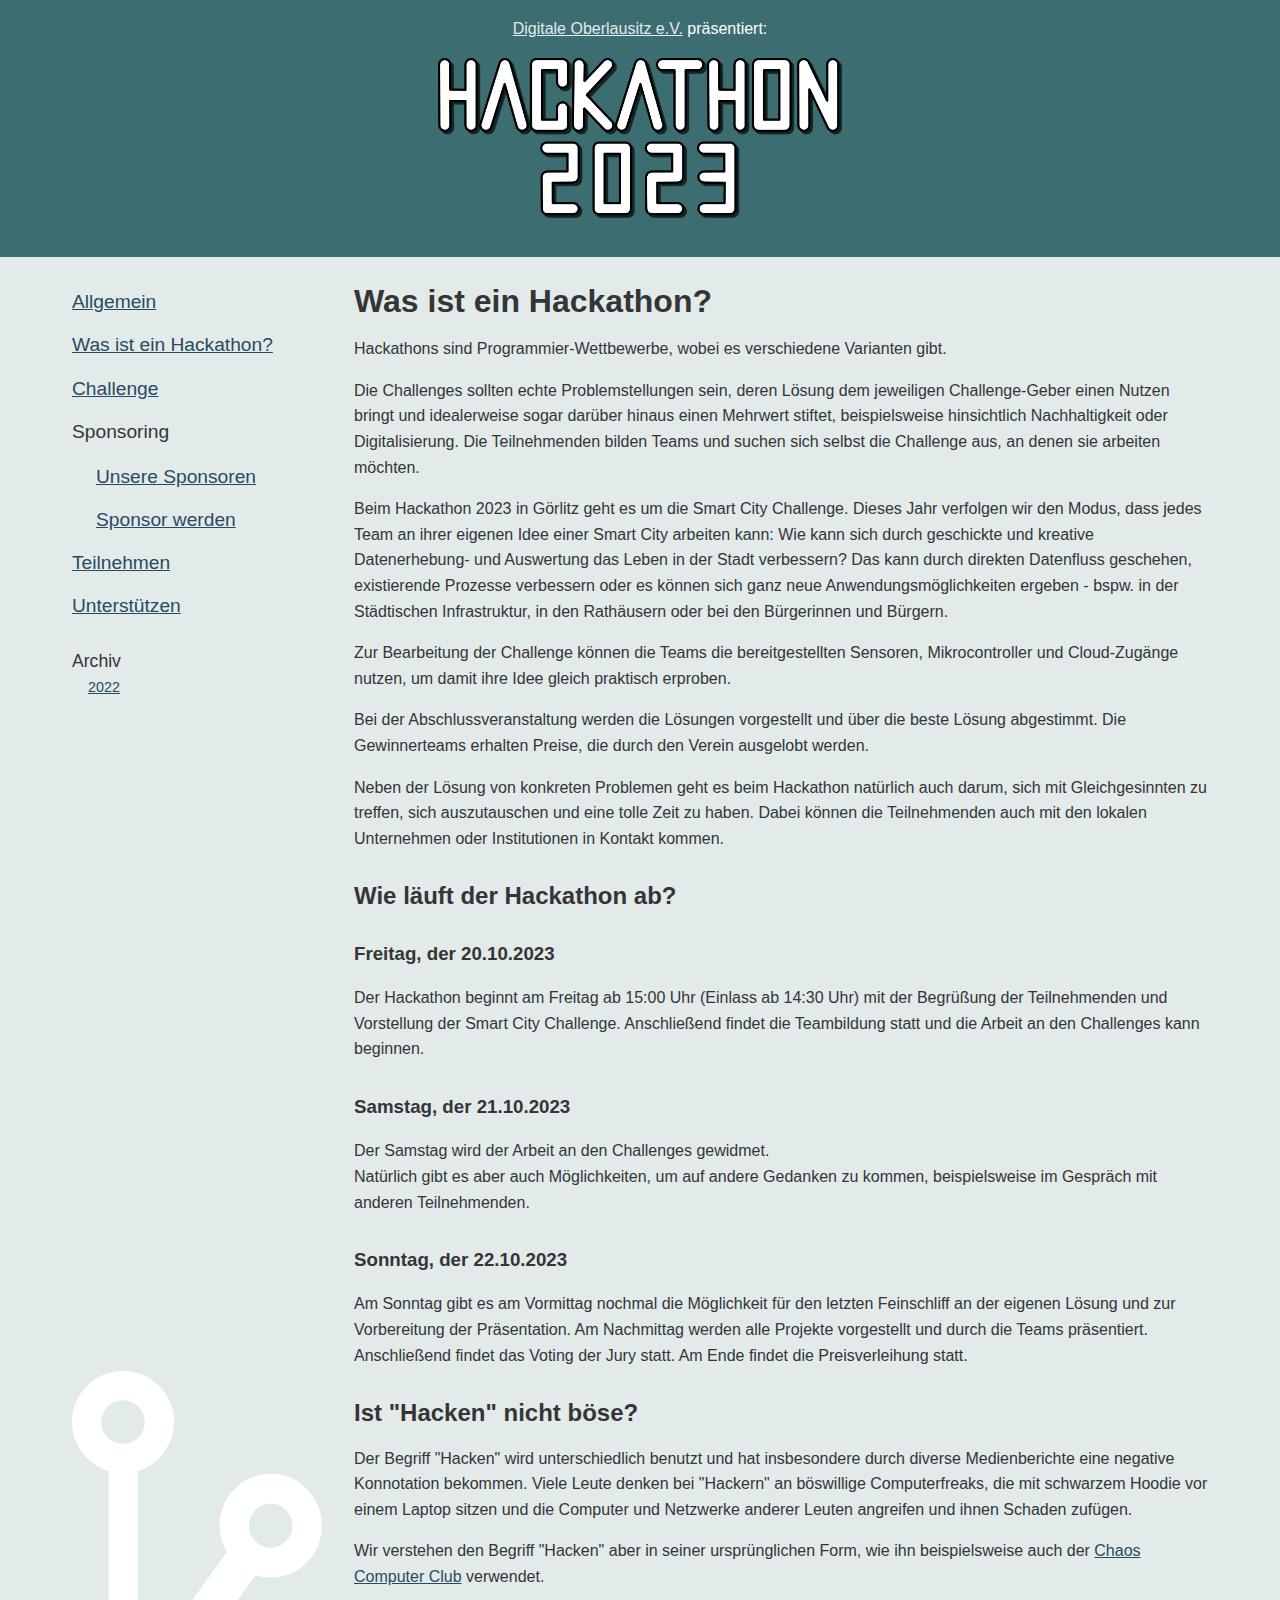
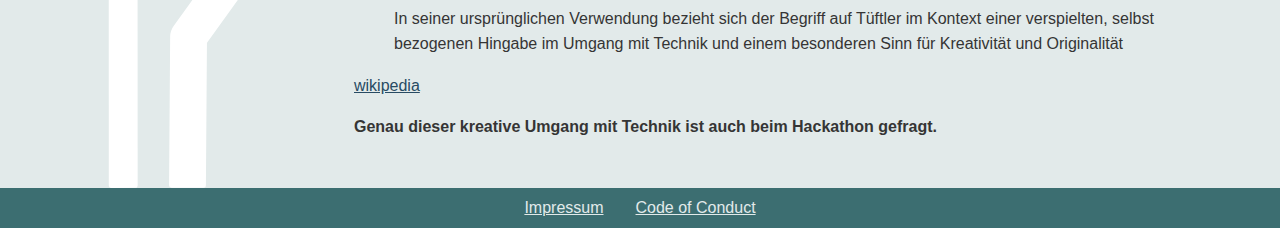
<file: what-is-a-hackathon/index.html>
<!DOCTYPE html><html><head><meta charSet="utf-8"/><meta http-equiv="x-ua-compatible" content="ie=edge"/><meta name="viewport" content="width=device-width, initial-scale=1, shrink-to-fit=no"/><meta name="generator" content="Gatsby 5.12.4"/><style data-href="/styles.32f4fefcc07d02eb0711.css" data-identity="gatsby-global-css">.navbar{background-image:url(/leiterbahnen.svg);background-position:bottom;background-repeat:no-repeat}.navbar ul{margin:0;padding:0}.navbar li{list-style:none;margin-bottom:.3em}.navbar a{display:block;font-size:1.2em;height:2em}.navbar li>p{font-size:1.2em;margin-top:0}.navbar li>ul>li{margin-left:1.5em}.navbar .archive a{font-size:.9em}.navbar .archive p{font-size:1.1em;margin-bottom:0}.navbar .archive ul{margin-left:1em}@font-face{font-display:swap;font-family:Roboto Mono;font-style:normal;font-weight:100;src:local("Roboto Mono Thin "),local("Roboto Mono-Thin"),url(/static/roboto-mono-latin-100-7f7e9cd596438fea4b02e3c9b21a92b5.woff2) format("woff2"),url(/static/roboto-mono-latin-100-da65dcd09cdc4863ece2402e959bfe70.woff) format("woff")}@font-face{font-display:swap;font-family:Roboto Mono;font-style:italic;font-weight:100;src:local("Roboto Mono Thin italic"),local("Roboto Mono-Thinitalic"),url(/static/roboto-mono-latin-100italic-d97850bb044fb5584361aa00e3c596f6.woff2) format("woff2"),url(/static/roboto-mono-latin-100italic-16b1558858fe1064b5af8cc6c1c4dbf3.woff) format("woff")}@font-face{font-display:swap;font-family:Roboto Mono;font-style:normal;font-weight:200;src:local("Roboto Mono Extra Light "),local("Roboto Mono-Extra Light"),url(/static/roboto-mono-latin-200-969a44e1b6fc26105bd6fc5cc0c9a3bd.woff2) format("woff2"),url(/static/roboto-mono-latin-200-640f8692dc49a19f15412c3d3cf7ff2f.woff) format("woff")}@font-face{font-display:swap;font-family:Roboto Mono;font-style:italic;font-weight:200;src:local("Roboto Mono Extra Light italic"),local("Roboto Mono-Extra Lightitalic"),url(/static/roboto-mono-latin-200italic-9216be4e13fe7dbe70efe51c7872b1f0.woff2) format("woff2"),url(/static/roboto-mono-latin-200italic-ca100b2be6274105bb160594a4c984e4.woff) format("woff")}@font-face{font-display:swap;font-family:Roboto Mono;font-style:normal;font-weight:300;src:local("Roboto Mono Light "),local("Roboto Mono-Light"),url(/static/roboto-mono-latin-300-bfe6eaec56c141a0bd7227262d1e249e.woff2) format("woff2"),url(/static/roboto-mono-latin-300-2900d24e7347deaf65cd76c5294d5bc4.woff) format("woff")}@font-face{font-display:swap;font-family:Roboto Mono;font-style:italic;font-weight:300;src:local("Roboto Mono Light italic"),local("Roboto Mono-Lightitalic"),url(/static/roboto-mono-latin-300italic-cc9e42999888377183f88eb10cf2919d.woff2) format("woff2"),url(/static/roboto-mono-latin-300italic-24a9d3bbf9b715214bf5e83e33574b56.woff) format("woff")}@font-face{font-display:swap;font-family:Roboto Mono;font-style:normal;font-weight:400;src:local("Roboto Mono Regular "),local("Roboto Mono-Regular"),url(/static/roboto-mono-latin-400-535bc89d4af715503b01afd761501e58.woff2) format("woff2"),url(/static/roboto-mono-latin-400-498042b7fe9cd07b4fd11a0965093e55.woff) format("woff")}@font-face{font-display:swap;font-family:Roboto Mono;font-style:italic;font-weight:400;src:local("Roboto Mono Regular italic"),local("Roboto Mono-Regularitalic"),url(/static/roboto-mono-latin-400italic-b39a11f9a6107e57a21f0c399cd3218b.woff2) format("woff2"),url(/static/roboto-mono-latin-400italic-1ce08cfde36c0d81af5b60c1a4ab895e.woff) format("woff")}@font-face{font-display:swap;font-family:Roboto Mono;font-style:normal;font-weight:500;src:local("Roboto Mono Medium "),local("Roboto Mono-Medium"),url(/static/roboto-mono-latin-500-c1f17364fee75703a7eefdc41120adcc.woff2) format("woff2"),url(/static/roboto-mono-latin-500-2ed4651232a34d737777674fb9b2dbf7.woff) format("woff")}@font-face{font-display:swap;font-family:Roboto Mono;font-style:italic;font-weight:500;src:local("Roboto Mono Medium italic"),local("Roboto Mono-Mediumitalic"),url(/static/roboto-mono-latin-500italic-51aa168dd4ba03bd83f0a799c11a705d.woff2) format("woff2"),url(/static/roboto-mono-latin-500italic-79f21d796f266ce0ea70e74a7fc7b11b.woff) format("woff")}@font-face{font-display:swap;font-family:Roboto Mono;font-style:normal;font-weight:600;src:local("Roboto Mono SemiBold "),local("Roboto Mono-SemiBold"),url(/static/roboto-mono-latin-600-ff2c5c919a01e9ddda8532d1a8bbb4c9.woff2) format("woff2"),url(/static/roboto-mono-latin-600-bbbf6951525a78fff340f2c42c3ba853.woff) format("woff")}@font-face{font-display:swap;font-family:Roboto Mono;font-style:italic;font-weight:600;src:local("Roboto Mono SemiBold italic"),local("Roboto Mono-SemiBolditalic"),url(/static/roboto-mono-latin-600italic-53b43867955fbecc811a82030cefe8a4.woff2) format("woff2"),url(/static/roboto-mono-latin-600italic-213eedde97d22010287cf492a821e563.woff) format("woff")}@font-face{font-display:swap;font-family:Roboto Mono;font-style:normal;font-weight:700;src:local("Roboto Mono Bold "),local("Roboto Mono-Bold"),url(/static/roboto-mono-latin-700-c5c3959c04004102ea46462160ada846.woff2) format("woff2"),url(/static/roboto-mono-latin-700-eba647ae67ba7dc20f05d588ba823ded.woff) format("woff")}@font-face{font-display:swap;font-family:Roboto Mono;font-style:italic;font-weight:700;src:local("Roboto Mono Bold italic"),local("Roboto Mono-Bolditalic"),url(/static/roboto-mono-latin-700italic-bc628a95b5026af0df2ce793f7d71106.woff2) format("woff2"),url(/static/roboto-mono-latin-700italic-bf4b4e73015a3066da91b7f394a6ff70.woff) format("woff")}:root{--color-light:#fff;--color-light-medium:#e2eaea;--color-medium:#c4d4d4;--color-highlight-medium:#3c6e71;--color-highlight-dark:#284b63;--color-dark:#353535;--color-bg:var(--color-light);--color-bg-content:var(--color-light-medium);--color-font-dark:var(--color-dark);--color-font-light:#fff;--color-link-dark:var(--color-highlight-dark);--color-link-dark-hover:var(--color-dark);--color-link-light:var(--color-light-medium);--color-link-light-hover:var(--color-medium)}html{overflow-y:scroll}body{-webkit-font-smoothing:antialiased;-moz-osx-font-smoothing:grayscale;background-color:var(--color-bg-content);color:var(--color-font-dark);font-family:-apple-system,BlinkMacSystemFont,Segoe UI,Roboto,Oxygen,Ubuntu,Cantarell,Fira Sans,Droid Sans,Helvetica Neue,sans-serif;height:100vh;line-height:160%;margin:0}a{color:var(--color-link-dark)}a:hover{color:var(--color-link-dark-hover)}code{font-family:source-code-pro,Menlo,Monaco,Consolas,Courier New,monospace}h1{margin-top:0}h2,h3,h4,h5,h6{margin-top:2rem}.App{display:flex;flex-direction:column;height:100vh}.dark{background-color:var(--color-highlight-medium);color:var(--color-font-light)}.dark a{color:var(--color-link-light)}.dark a:hover{color:var(--color-link-light-hover)}.header{padding-bottom:var(--common-space)}.title{text-align:center}.title p a{text-decoration:underline}.title a{text-decoration:none}.title #hackathon-logo{height:10em}.content{background-color:var(--color-bg-content);color:var(--color-font-dark);flex-grow:1;padding:var(--common-space)}.Markdown{display:inline-block;height:100%}#hackathon_headline{height:150px}.navbar{margin-left:var(--common-space);margin-top:var(--common-space)}.footer,.footer-content{align-items:center;display:flex}.footer{flex-direction:column;width:100%}.footer-content>a{margin-left:1rem;margin-right:1rem}@media screen and (max-width:800px){.App{--common-space:0.5em}.header{align-items:center;display:flex;flex-direction:column;padding-bottom:var(--common-space);width:100%}.navbar{background:none!important}.footer-content{height:2em}}@media screen and (min-width:800px){.App{--common-space:2em}.header{align-items:center;display:flex;flex-direction:column;width:100%}.main{display:flex;flex-grow:1;margin-left:auto;margin-right:auto;max-width:1200px;width:min(1200px,100%)}.navbar{min-width:250px}.footer-content{height:2.5em}}.SponsoringContractForm{display:grid;grid-template-columns:16rem 1fr}.SponsoringContractForm div{margin:.5rem}.SponsoringContractForm .label{text-align:right}.SponsoringContractForm input,.SponsoringContractForm select,.SponsoringContractForm textarea{width:100%}.SponsoringContractForm button{padding:.5rem}.SponsoringContractForm .ziszoshyfgonpumkyn{position:absolute;right:10000px}@media screen and (max-width:1200px){.sponsor-details{flex-direction:column}}@media screen and (min-width:1200px){.sponsor-details{flex-direction:row}.sponsor-details .greeting-text{align-items:center;display:flex}.sponsor-details .greeting-text p{line-height:1.1em;margin-left:.5em}}.sponsor-details{display:flex;margin-bottom:4em;margin-left:2em}.sponsor-details .sponsor-title{display:block;min-width:400px}.sponsor-details .greeting-text p{margin-top:0}.sponsor-details a{text-decoration:none}.sponsor-details p{font-size:1.5em;margin-top:.5em}.sponsor-details img{max-height:150px;max-width:400px}.sponsor-overview{margin-top:4em}.sponsor-overview h2{margin-bottom:1.5em}</style><style>.gatsby-image-wrapper{position:relative;overflow:hidden}.gatsby-image-wrapper picture.object-fit-polyfill{position:static!important}.gatsby-image-wrapper img{bottom:0;height:100%;left:0;margin:0;max-width:none;padding:0;position:absolute;right:0;top:0;width:100%;object-fit:cover}.gatsby-image-wrapper [data-main-image]{opacity:0;transform:translateZ(0);transition:opacity .25s linear;will-change:opacity}.gatsby-image-wrapper-constrained{display:inline-block;vertical-align:top}</style><noscript><style>.gatsby-image-wrapper noscript [data-main-image]{opacity:1!important}.gatsby-image-wrapper [data-placeholder-image]{opacity:0!important}</style></noscript><script type="module">const e="undefined"!=typeof HTMLImageElement&&"loading"in HTMLImageElement.prototype;e&&document.body.addEventListener("load",(function(e){const t=e.target;if(void 0===t.dataset.mainImage)return;if(void 0===t.dataset.gatsbyImageSsr)return;let a=null,n=t;for(;null===a&&n;)void 0!==n.parentNode.dataset.gatsbyImageWrapper&&(a=n.parentNode),n=n.parentNode;const o=a.querySelector("[data-placeholder-image]"),r=new Image;r.src=t.currentSrc,r.decode().catch((()=>{})).then((()=>{t.style.opacity=1,o&&(o.style.opacity=0,o.style.transition="opacity 500ms linear")}))}),!0);</script><link rel="sitemap" type="application/xml" href="/sitemap-index.xml"/><link rel="icon" href="/favicon-32x32.png?v=abb364b8c35ab5cf0e21416b8a2cde4a" type="image/png"/><link rel="manifest" href="/manifest.webmanifest" crossorigin="anonymous"/><link rel="apple-touch-icon" sizes="48x48" href="/icons/icon-48x48.png?v=abb364b8c35ab5cf0e21416b8a2cde4a"/><link rel="apple-touch-icon" sizes="72x72" href="/icons/icon-72x72.png?v=abb364b8c35ab5cf0e21416b8a2cde4a"/><link rel="apple-touch-icon" sizes="96x96" href="/icons/icon-96x96.png?v=abb364b8c35ab5cf0e21416b8a2cde4a"/><link rel="apple-touch-icon" sizes="144x144" href="/icons/icon-144x144.png?v=abb364b8c35ab5cf0e21416b8a2cde4a"/><link rel="apple-touch-icon" sizes="192x192" href="/icons/icon-192x192.png?v=abb364b8c35ab5cf0e21416b8a2cde4a"/><link rel="apple-touch-icon" sizes="256x256" href="/icons/icon-256x256.png?v=abb364b8c35ab5cf0e21416b8a2cde4a"/><link rel="apple-touch-icon" sizes="384x384" href="/icons/icon-384x384.png?v=abb364b8c35ab5cf0e21416b8a2cde4a"/><link rel="apple-touch-icon" sizes="512x512" href="/icons/icon-512x512.png?v=abb364b8c35ab5cf0e21416b8a2cde4a"/><title data-gatsby-head="true">Was ist ein Hackathon?</title></head><body><div id="___gatsby"><div style="outline:none" tabindex="-1" id="gatsby-focus-wrapper"><div class="App"><div class="header dark"><div class="title"><p><a href="https://www.digitale-oberlausitz.eu">Digitale Oberlausitz e.V.</a> präsentiert:</p><a href="/"><img id="hackathon-logo" alt="Hackathon 2023 Home" src="/hackathon2023-schriftzug.svg"/></a></div></div><div class="main"><div class="navbar"><ul><li><a href="/">Allgemein</a></li><li><a aria-current="page" class="" href="/what-is-a-hackathon/">Was ist ein Hackathon?</a></li><li><a href="/challenges/">Challenge</a></li><li><p>Sponsoring</p><ul><li><a href="/sponsors/">Unsere Sponsoren</a></li><li><a href="/sponsoring/">Sponsor werden</a></li></ul></li><li><a href="/participate/">Teilnehmen</a></li><li><a href="/support/">Unterstützen</a></li></ul><div class="archive"><p>Archiv</p><ul><li><a href="https://hackathon2022.digitale-oberlausitz.eu">2022</a></li></ul></div></div><main class="content"><div><h1>Was ist ein Hackathon?</h1>
<p>Hackathons sind Programmier-Wettbewerbe, wobei es verschiedene Varianten gibt.</p>
<p>Die Challenges sollten echte Problemstellungen sein, deren Lösung dem jeweiligen Challenge-Geber einen Nutzen bringt
und idealerweise sogar darüber hinaus einen Mehrwert stiftet, beispielsweise hinsichtlich Nachhaltigkeit oder
Digitalisierung. Die Teilnehmenden bilden Teams und suchen sich selbst die Challenge aus, an denen sie arbeiten
möchten.</p>
<p>Beim Hackathon 2023 in Görlitz geht es um die Smart City Challenge. Dieses Jahr verfolgen wir den Modus, dass jedes Team an ihrer eigenen Idee einer Smart City arbeiten kann: Wie kann sich durch geschickte und kreative Datenerhebung- und Auswertung das Leben in der Stadt verbessern? Das kann durch direkten Datenfluss geschehen, existierende Prozesse verbessern oder es können sich ganz neue Anwendungsmöglichkeiten ergeben - bspw. in der Städtischen Infrastruktur, in den Rathäusern oder bei den Bürgerinnen und Bürgern.</p>
<p>Zur Bearbeitung der Challenge können die Teams die bereitgestellten Sensoren, Mikrocontroller und Cloud-Zugänge nutzen, um damit ihre Idee gleich praktisch erproben.</p>
<p>Bei der Abschlussveranstaltung werden die Lösungen vorgestellt und über die beste Lösung
abgestimmt. Die Gewinnerteams erhalten Preise, die durch den Verein ausgelobt werden.</p>
<p>Neben der Lösung von konkreten Problemen geht es beim Hackathon natürlich auch darum, sich mit Gleichgesinnten zu
treffen, sich auszutauschen und eine tolle Zeit zu haben. Dabei können die Teilnehmenden auch mit den lokalen
Unternehmen oder Institutionen in Kontakt kommen.</p>
<h2>Wie läuft der Hackathon ab?</h2>
<h3>Freitag, der 20.10.2023</h3>
<p>Der Hackathon beginnt am Freitag ab 15:00 Uhr (Einlass ab 14:30 Uhr) mit der Begrüßung der Teilnehmenden und Vorstellung der Smart City Challenge.
Anschließend findet die Teambildung statt und die Arbeit an den Challenges kann beginnen.</p>
<h3>Samstag, der 21.10.2023</h3>
<p>Der Samstag wird der Arbeit an den Challenges gewidmet.<br>
Natürlich gibt es aber auch Möglichkeiten, um auf andere Gedanken zu kommen, beispielsweise im Gespräch mit anderen Teilnehmenden.</p>
<h3>Sonntag, der 22.10.2023</h3>
<p>Am Sonntag gibt es am Vormittag nochmal die Möglichkeit für den letzten Feinschliff an der eigenen Lösung und zur
Vorbereitung der Präsentation. Am Nachmittag werden alle Projekte vorgestellt und durch die Teams präsentiert.
Anschließend findet das Voting der Jury statt. Am Ende findet die Preisverleihung statt.</p>
<h2>Ist "Hacken" nicht böse?</h2>
<p>Der Begriff "Hacken" wird unterschiedlich benutzt und hat insbesondere durch diverse Medienberichte eine negative
Konnotation bekommen. Viele Leute denken bei "Hackern" an böswillige Computerfreaks, die mit schwarzem Hoodie vor einem
Laptop sitzen und die Computer und Netzwerke anderer Leuten angreifen und ihnen Schaden zufügen.</p>
<p>Wir verstehen den Begriff "Hacken" aber in seiner ursprünglichen Form, wie ihn beispielsweise auch der
<a href="https://www.ccc.de/de/hackerethics">Chaos Computer Club</a> verwendet.</p>
<blockquote>
<p>In seiner ursprünglichen Verwendung bezieht sich der Begriff auf Tüftler im Kontext einer verspielten, selbst
bezogenen Hingabe im Umgang mit Technik und einem besonderen Sinn für Kreativität und Originalität</p>
</blockquote>
<p><a href="https://de.wikipedia.org/wiki/Hacker">wikipedia</a></p>
<p><strong>Genau dieser kreative Umgang mit Technik ist auch beim Hackathon gefragt.</strong></p></div></main></div><div class="footer dark"><div class="footer-content"><a href="/impressum/">Impressum</a><a href="/code-of-conduct/">Code of Conduct</a></div></div></div></div><div id="gatsby-announcer" style="position:absolute;top:0;width:1px;height:1px;padding:0;overflow:hidden;clip:rect(0, 0, 0, 0);white-space:nowrap;border:0" aria-live="assertive" aria-atomic="true"></div></div><script id="gatsby-script-loader">/*<![CDATA[*/window.pagePath="/what-is-a-hackathon/";/*]]>*/</script><!-- slice-start id="_gatsby-scripts-1" -->
          <script
            id="gatsby-chunk-mapping"
          >
            window.___chunkMapping="{\"app\":[\"/app-ab08988e958911e947ce.js\"],\"component---src-pages-404-tsx\":[\"/component---src-pages-404-tsx-eeb9b9e1030da69687a2.js\"],\"component---src-pages-markdown-remark-frontmatter-slug-tsx\":[\"/component---src-pages-markdown-remark-frontmatter-slug-tsx-869ce36609fd9b91edef.js\"],\"component---src-pages-sponsoring-tsx\":[\"/component---src-pages-sponsoring-tsx-2167eff42ae04c4696bc.js\"],\"component---src-pages-sponsors-tsx\":[\"/component---src-pages-sponsors-tsx-617015650039be671b4e.js\"]}";
          </script>
        <script>window.___webpackCompilationHash="4fb210eb70369accda77";</script><script src="/webpack-runtime-862d49ee075df4760e46.js" async></script><script src="/framework-be363babb05343732aa1.js" async></script><script src="/app-ab08988e958911e947ce.js" async></script><!-- slice-end id="_gatsby-scripts-1" --></body></html>
</file>
